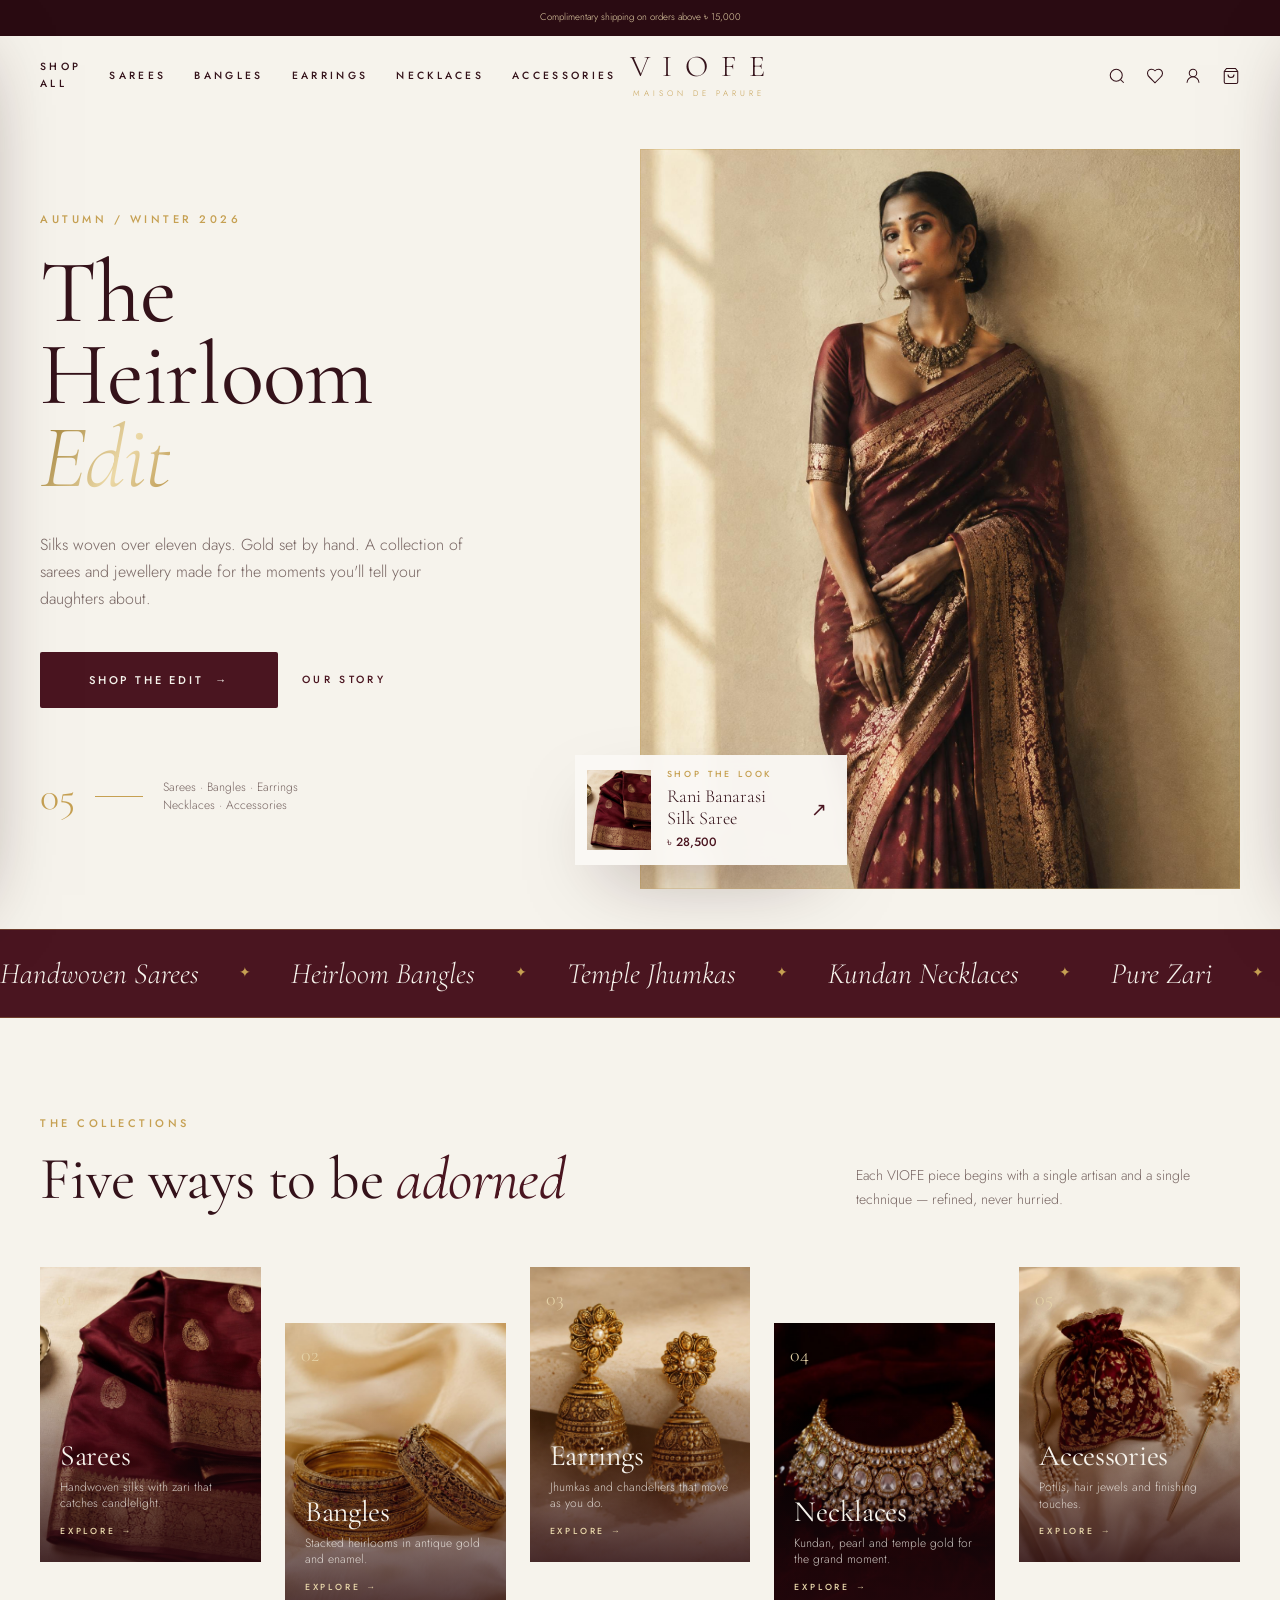
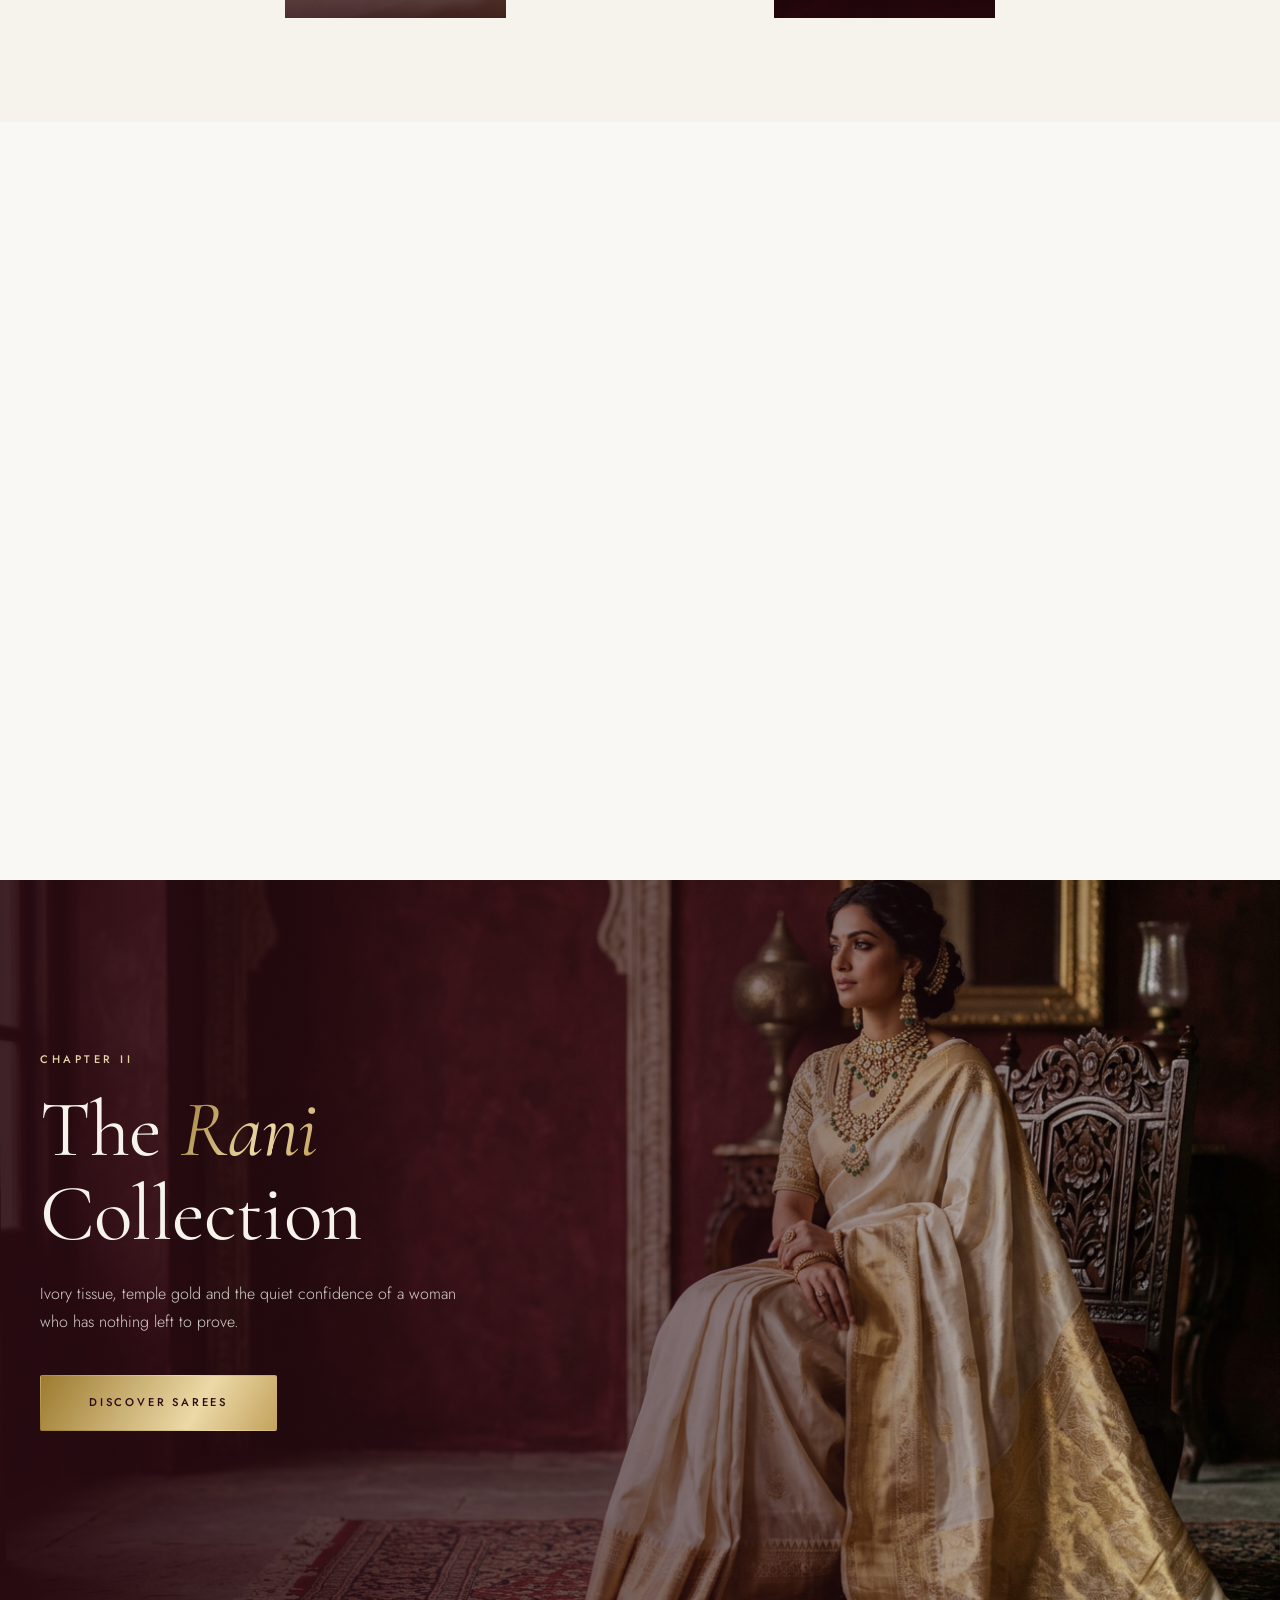
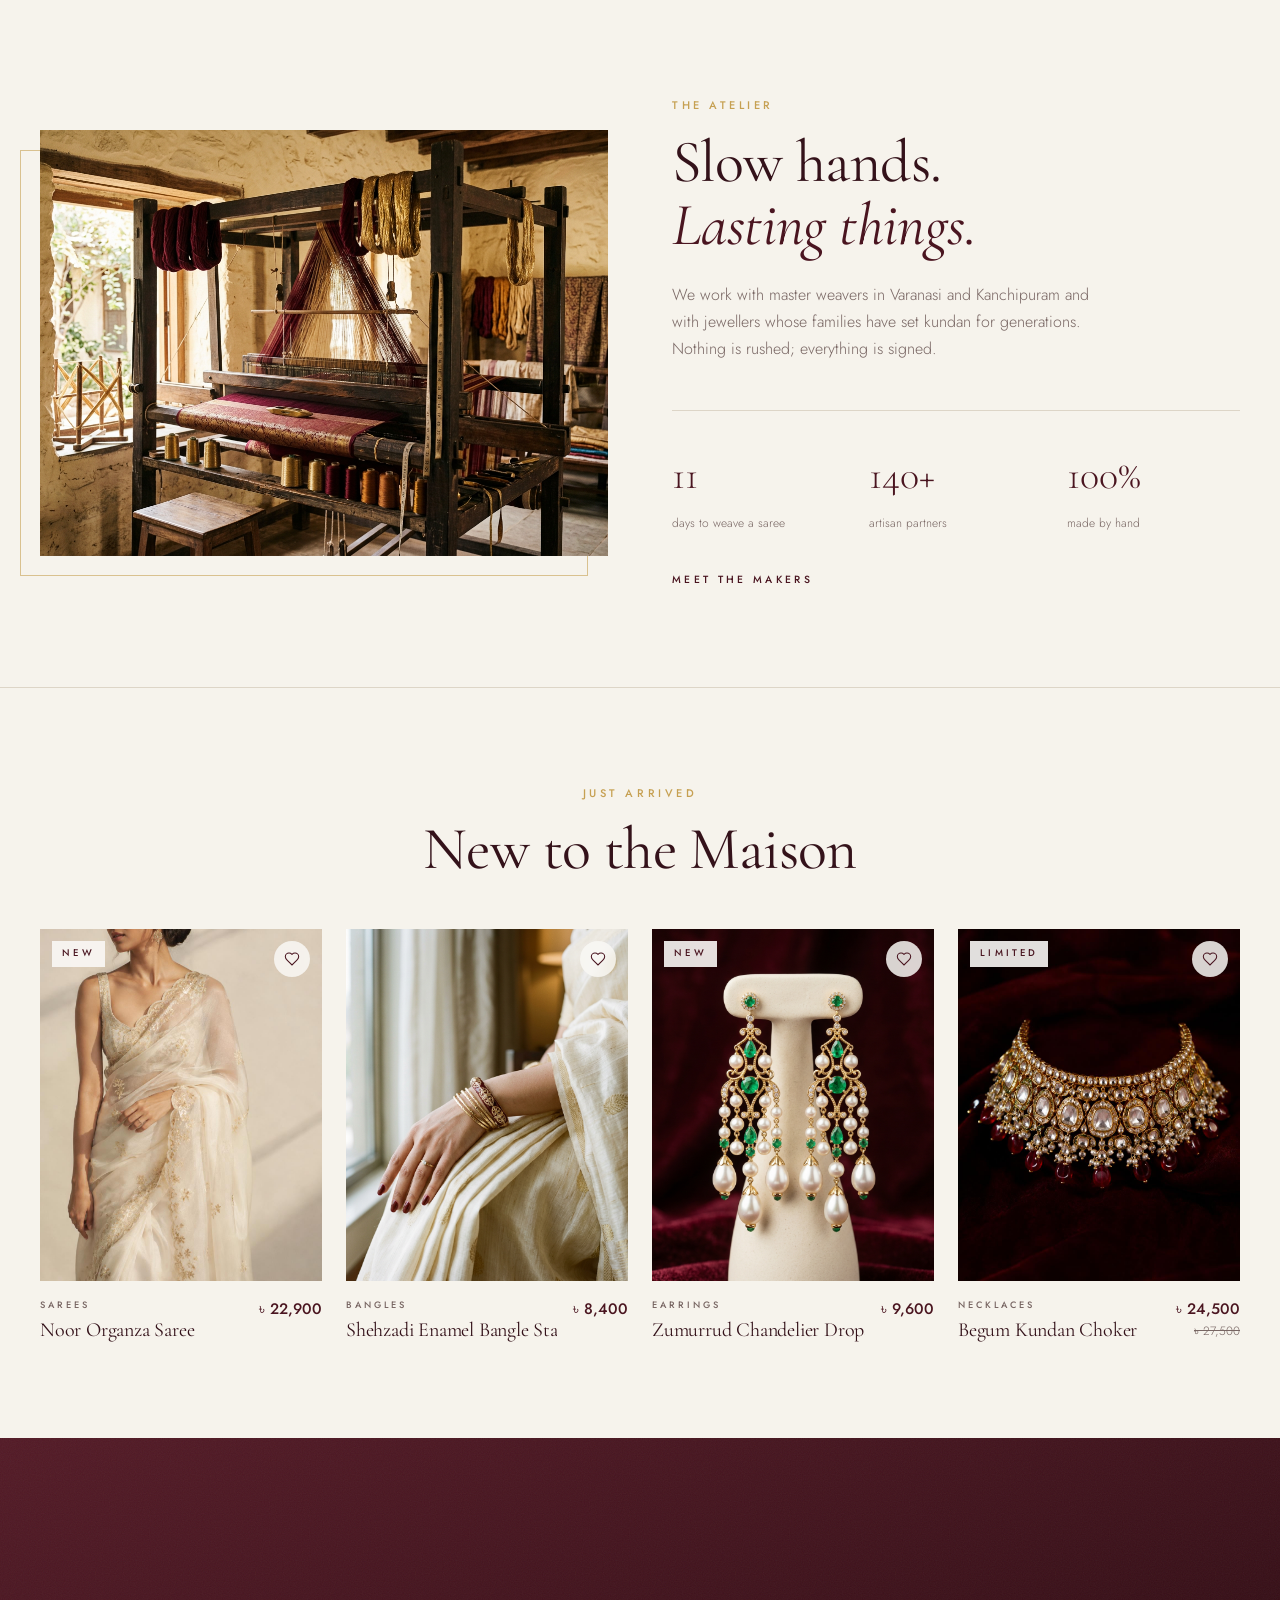
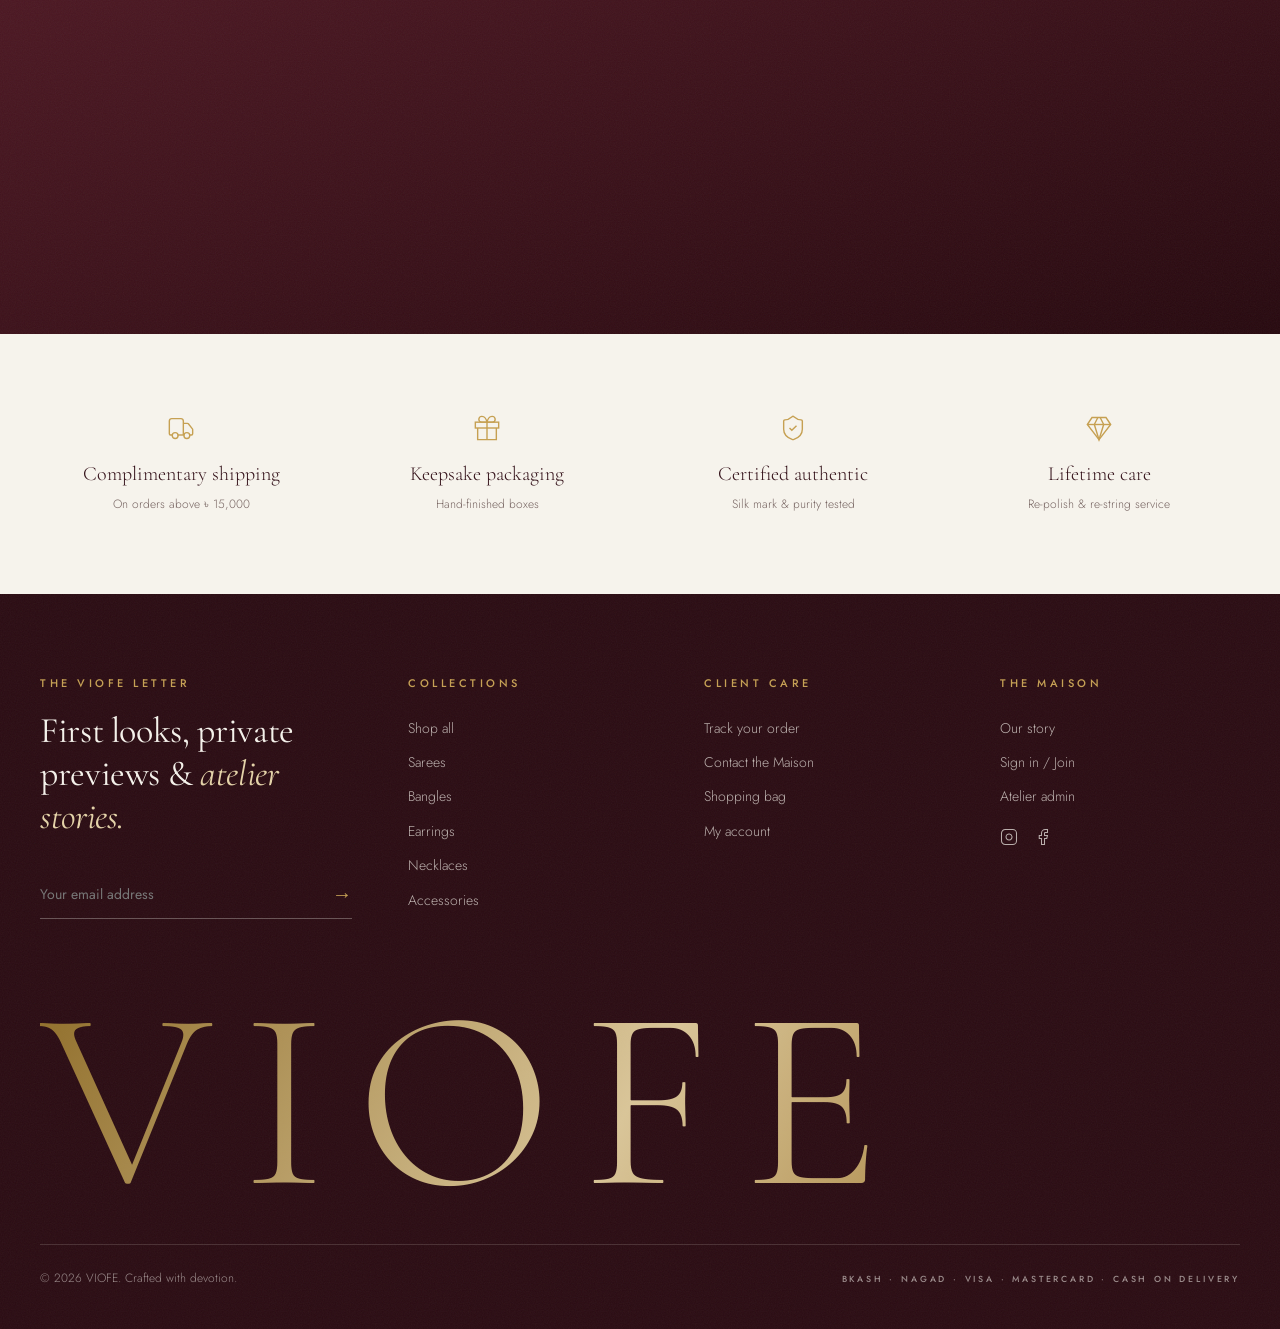
<file: index.html>
<!DOCTYPE html>
<html lang="en">

<head>
  <meta charset="UTF-8" />
  <meta name="viewport" content="width=device-width, initial-scale=1.0" />
  <title>VIOFE — Handwoven Sarees &amp; Heirloom Jewellery</title>
  <meta name="description"
    content="Discover The Heirloom Edit: Banarasi and Kanjeevaram sarees, kundan necklaces, temple jhumkas and antique gold bangles from VIOFE." />
    <link rel="icon" type="image/png" href="favicon.png?v=3" />
  <link rel="icon" href="favicon.ico?v=3" type="image/x-icon" />
  <link rel="apple-touch-icon" href="favicon.png?v=3" />
  <link rel="stylesheet" href="css/style.css" />
</head>

<body>

  <!-- Announcement Bar -->
  <div class="announcement-bar">
    <div class="announcement-item active">Complimentary shipping on orders above ৳ 15,000</div>
    <div class="announcement-item">Every piece arrives in a hand-finished keepsake box</div>
    <div class="announcement-item">The Heirloom Edit — Autumn / Winter 2026 is here</div>
  </div>

  <!-- Header -->
  <header class="site-header">
    <div class="max-w-7xl px-5 site-header-inner">
      <div style="display: flex; align-items: center; gap: 1.75rem;">
        <button class="btn-mobile-menu" aria-label="Open menu">
          <svg viewBox="0 0 24 24" width="22" height="22" stroke="currentColor" stroke-width="1.4" fill="none">
            <path d="M4 6h16M4 12h16M4 18h16" />
          </svg>
        </button>
        <nav class="nav-links">
          <a href="shop.html" class="eyebrow link-underline" style="font-size: 0.65rem;">Shop all</a>
          <a href="shop.html?category=sarees" class="eyebrow link-underline" style="font-size: 0.65rem;">Sarees</a>
          <a href="shop.html?category=bangles" class="eyebrow link-underline" style="font-size: 0.65rem;">Bangles</a>
          <a href="shop.html?category=earrings" class="eyebrow link-underline" style="font-size: 0.65rem;">Earrings</a>
          <a href="shop.html?category=necklaces" class="eyebrow link-underline"
            style="font-size: 0.65rem;">Necklaces</a>
          <a href="shop.html?category=accessories" class="eyebrow link-underline"
            style="font-size: 0.65rem;">Accessories</a>
        </nav>
      </div>

      <a href="index.html" class="logo" aria-label="VIOFE home">
        <span class="logo-title">VIOFE</span>
        <span class="logo-subtitle">Maison de Parure</span>
      </a>

      <div class="header-actions">
        <nav style="display: none; align-items: center; gap: 1.75rem;" class="nav-desktop-secondary">
          <a href="about.html" class="eyebrow link-underline" style="font-size: 0.65rem;">Maison</a>
          <a href="contact.html" class="eyebrow link-underline" style="font-size: 0.65rem;">Contact</a>
        </nav>
        <a href="shop.html" aria-label="Search">
          <svg viewBox="0 0 24 24" width="18" height="18" stroke="currentColor" stroke-width="1.4" fill="none">
            <circle cx="11" cy="11" r="8" />
            <path d="m21 21-4.3-4.3" />
          </svg>
        </a>
        <a href="account.html" aria-label="Wishlist" style="position: relative;">
          <svg viewBox="0 0 24 24" width="18" height="18" stroke="currentColor" stroke-width="1.4" fill="none">
            <path
              d="M19 14c1.49-1.46 3-3.21 3-5.5A5.5 5.5 0 0 0 16.5 3c-1.76 0-3 .5-4.5 2-1.5-1.5-2.74-2-4.5-2A5.5 5.5 0 0 0 2 8.5c0 2.3 1.5 4.05 3 5.5l7 7Z" />
          </svg>
          <span class="wishlist-dot" style="display: none;"></span>
        </a>
        <a href="account.html" aria-label="Account">
          <svg viewBox="0 0 24 24" width="18" height="18" stroke="currentColor" stroke-width="1.4" fill="none">
            <circle cx="12" cy="8" r="5" />
            <path d="M20 21a8 8 0 0 0-16 0" />
          </svg>
        </a>
        <button type="button" class="open-cart-btn" aria-label="Shopping Bag" style="position: relative;">
          <svg viewBox="0 0 24 24" width="18" height="18" stroke="currentColor" stroke-width="1.4" fill="none">
            <path d="M6 2 3 6v14a2 2 0 0 0 2 2h14a2 2 0 0 0 2-2V6l-3-4Z" />
            <path d="M3 6h18" />
            <path d="M16 10a4 4 0 0 1-8 0" />
          </svg>
          <span class="cart-count-badge badge-count" style="transform: scale(0);">0</span>
        </button>
      </div>
    </div>
  </header>

  <!-- Mobile Drawer -->
  <div class="drawer-backdrop" id="mobile-menu-backdrop"></div>
  <aside class="drawer drawer-left" id="mobile-menu-drawer">
    <div class="drawer-header">
      <span class="drawer-title" style="letter-spacing: 0.35em;">VIOFE</span>
      <button class="drawer-close mobile-menu-close" aria-label="Close menu">✕</button>
    </div>
    <div class="drawer-body" style="padding: 0;">
      <nav style="display: flex; flex-direction: column;">
        <a href="shop.html" class="mobile-menu-close"
          style="border-bottom: 1px solid var(--border); padding: 1.25rem 1.5rem; font-family: var(--font-display); font-size: 1.85rem;">Shop
          all</a>
        <a href="shop.html?category=sarees" class="mobile-menu-close"
          style="display: flex; justify-content: space-between; align-items: baseline; border-bottom: 1px solid var(--border); padding: 1.25rem 1.5rem; font-family: var(--font-display); font-size: 1.85rem;">
          <span>Sarees</span> <span class="eyebrow text-gold" style="font-size: 0.6rem;">01</span>
        </a>
        <a href="shop.html?category=bangles" class="mobile-menu-close"
          style="display: flex; justify-content: space-between; align-items: baseline; border-bottom: 1px solid var(--border); padding: 1.25rem 1.5rem; font-family: var(--font-display); font-size: 1.85rem;">
          <span>Bangles</span> <span class="eyebrow text-gold" style="font-size: 0.6rem;">02</span>
        </a>
        <a href="shop.html?category=earrings" class="mobile-menu-close"
          style="display: flex; justify-content: space-between; align-items: baseline; border-bottom: 1px solid var(--border); padding: 1.25rem 1.5rem; font-family: var(--font-display); font-size: 1.85rem;">
          <span>Earrings</span> <span class="eyebrow text-gold" style="font-size: 0.6rem;">03</span>
        </a>
        <a href="shop.html?category=necklaces" class="mobile-menu-close"
          style="display: flex; justify-content: space-between; align-items: baseline; border-bottom: 1px solid var(--border); padding: 1.25rem 1.5rem; font-family: var(--font-display); font-size: 1.85rem;">
          <span>Necklaces</span> <span class="eyebrow text-gold" style="font-size: 0.6rem;">04</span>
        </a>
        <a href="shop.html?category=accessories" class="mobile-menu-close"
          style="display: flex; justify-content: space-between; align-items: baseline; border-bottom: 1px solid var(--border); padding: 1.25rem 1.5rem; font-family: var(--font-display); font-size: 1.85rem;">
          <span>Accessories</span> <span class="eyebrow text-gold" style="font-size: 0.6rem;">05</span>
        </a>
      </nav>
      <div
        style="margin-top: 2rem; display: grid; grid-template-columns: 1fr 1fr; gap: 1rem; border-top: 1px solid var(--border); padding: 1.5rem; font-size: 0.875rem;">
        <a href="about.html" class="mobile-menu-close" style="color: var(--muted-foreground);">Our Maison</a>
        <a href="contact.html" class="mobile-menu-close" style="color: var(--muted-foreground);">Contact</a>
        <a href="track-order.html" class="mobile-menu-close" style="color: var(--muted-foreground);">Track order</a>
        <a href="account.html" class="mobile-menu-close" style="color: var(--muted-foreground);">Account</a>
        <a href="login.html" class="mobile-menu-close" style="color: var(--muted-foreground);">Sign in</a>
        <a href="admin.html" class="mobile-menu-close" style="color: var(--muted-foreground);">Admin</a>
      </div>
    </div>
  </aside>

  <!-- Cart Drawer -->
  <div class="drawer-backdrop" id="cart-drawer-backdrop"></div>
  <aside class="drawer drawer-right" id="cart-drawer">
    <div class="drawer-header" style="flex-direction: column; align-items: flex-start; gap: 0.35rem;">
      <div style="display: flex; justify-content: space-between; align-items: center; width: 100%;">
        <span class="drawer-title">Your Bag</span>
        <button class="drawer-close close-cart-btn" aria-label="Close bag">✕</button>
      </div>
      <p id="cart-shipping-desc" style="font-size: 0.75rem; color: var(--muted-foreground);">
        Nothing here yet.
      </p>
      <div class="shipping-progress" style="width: 100%;">
        <div class="shipping-progress-bar" id="cart-shipping-bar" style="width: 0%;"></div>
      </div>
    </div>
    <div class="drawer-body" id="cart-drawer-content"></div>
    <div class="drawer-footer" id="cart-drawer-footer" style="display: none;">
      <div style="display: flex; justify-content: space-between; align-items: center; margin-bottom: 1.25rem;">
        <span class="eyebrow" style="color: var(--muted-foreground);">Subtotal</span>
        <span style="font-family: var(--font-display); font-size: 1.75rem; color: var(--primary);"
          id="cart-drawer-subtotal">৳ 0</span>
      </div>
      <div style="display: grid; grid-template-columns: 1fr 1fr; gap: 0.75rem;">
        <a href="cart.html" class="btn btn-outline-luxe btn-lg" onclick="window.closeCartDrawer()">View bag</a>
        <a href="checkout.html" class="btn btn-luxe btn-lg" onclick="window.closeCartDrawer()">Checkout</a>
      </div>
    </div>
  </aside>

  <main>
    <!-- HERO -->
    <section style="position: relative; overflow: hidden;">
      <div class="max-w-7xl px-5 hero-grid">
        <div class="hero-left">
          <p class="eyebrow text-gold animate-fade-up">Autumn / Winter 2026</p>
          <h1 class="animate-fade-up"
            style="margin-top: 1.5rem; font-size: clamp(3.2rem, 7vw, 6.4rem); line-height: 0.92; animation-delay: 120ms;">
            The <br />
            Heirloom <br />
            <em style="font-weight: 300;" class="text-gold-gradient">Edit</em>
          </h1>
          <p class="animate-fade-up text-muted-foreground"
            style="margin-top: 2rem; max-width: 28rem; font-size: 1rem; line-height: 1.7; animation-delay: 240ms;">
            Silks woven over eleven days. Gold set by hand. A collection of sarees and jewellery made for the
            moments you'll tell your daughters about.
          </p>
          <div class="animate-fade-up"
            style="margin-top: 2.5rem; display: flex; flex-wrap: wrap; align-items: center; gap: 1.5rem; animation-delay: 360ms;">
            <a href="shop.html" class="btn btn-luxe btn-xl">
              Shop the edit &nbsp;&rarr;
            </a>
            <a href="about.html" class="eyebrow link-underline text-primary" style="font-size: 0.65rem;">
              Our story
            </a>
          </div>

          <div class="hero-badges animate-fade-up"
            style="margin-top: 3.5rem; display: flex; align-items: center; gap: 1.25rem; animation-delay: 480ms;">
            <span style="font-family: var(--font-display); font-size: 2.5rem; color: var(--gold);">05</span>
            <span style="height: 1px; width: 3rem; background-color: var(--gold);"></span>
            <p style="font-size: 0.75rem; line-height: 1.5; color: var(--muted-foreground);">
              Sarees &middot; Bangles &middot; Earrings<br />
              Necklaces &middot; Accessories
            </p>
          </div>
        </div>

        <div class="hero-right">
          <div class="hero-image-wrap">
            <img src="assets/hero.jpg" alt="Model wearing the Rani Banarasi silk saree with temple gold jewellery"
              class="animate-ken-burns" style="width: 100%; height: 100%; object-fit: cover; object-position: top;" />
            <div style="position: absolute; inset: 0; border: 1px solid rgba(198, 160, 82, 0.3); pointer-events: none;">
            </div>
          </div>

          <a href="product.html?slug=rani-banarasi-silk-saree" class="shadow-lift animate-fade-up"
            style="position: absolute; bottom: 1.5rem; left: 1rem; display: flex; max-width: 17rem; align-items: center; gap: 1rem; background: rgba(250, 248, 245, 0.95); padding: 0.75rem 1.25rem 0.75rem 0.75rem; backdrop-filter: blur(8px); text-decoration: none; animation-delay: 700ms;">
            <img src="assets/saree-maroon.jpg" alt="" style="width: 4rem; height: 5rem; object-fit: cover;" />
            <div>
              <p class="eyebrow text-gold" style="font-size: 0.55rem;">Shop the look</p>
              <p style="font-family: var(--font-display); font-size: 1.15rem; line-height: 1.2; margin-top: 0.25rem;">
                Rani Banarasi Silk Saree</p>
              <p style="font-size: 0.75rem; color: var(--primary); margin-top: 0.25rem; font-weight: 500;">&#2547;
                28,500</p>
            </div>
            <span style="margin-left: auto; color: var(--primary); font-size: 1.2rem;">&nearr;</span>
          </a>
        </div>
      </div>
    </section>

    <!-- MARQUEE -->
    <section aria-hidden="true"
      style="overflow: hidden; border-block: 1px solid rgba(198, 160, 82, 0.3); background-color: var(--primary); padding: 1.25rem 0; color: var(--primary-foreground);">
      <div style="display: flex; width: max-content;" class="animate-marquee">
        <span
          style="display: flex; align-items: center; gap: 2.5rem; padding-right: 2.5rem; font-family: var(--font-display); font-size: 1.85rem; font-style: italic;">
          Handwoven Sarees <span class="text-gold" style="font-style: normal; font-size: 0.875rem;">✦</span>
          Heirloom Bangles <span class="text-gold" style="font-style: normal; font-size: 0.875rem;">✦</span>
          Temple Jhumkas <span class="text-gold" style="font-style: normal; font-size: 0.875rem;">✦</span>
          Kundan Necklaces <span class="text-gold" style="font-style: normal; font-size: 0.875rem;">✦</span>
          Pure Zari <span class="text-gold" style="font-style: normal; font-size: 0.875rem;">✦</span>
          Made to be passed down <span class="text-gold" style="font-style: normal; font-size: 0.875rem;">✦</span>
          Handwoven Sarees <span class="text-gold" style="font-style: normal; font-size: 0.875rem;">✦</span>
          Heirloom Bangles <span class="text-gold" style="font-style: normal; font-size: 0.875rem;">✦</span>
          Temple Jhumkas <span class="text-gold" style="font-style: normal; font-size: 0.875rem;">✦</span>
          Kundan Necklaces <span class="text-gold" style="font-style: normal; font-size: 0.875rem;">✦</span>
          Pure Zari <span class="text-gold" style="font-style: normal; font-size: 0.875rem;">✦</span>
          Made to be passed down <span class="text-gold" style="font-style: normal; font-size: 0.875rem;">✦</span>
        </span>
      </div>
    </section>

    <!-- CATEGORIES -->
    <section class="max-w-7xl px-5 py-24">
      <div class="reveal collections-header">
        <div>
          <p class="eyebrow text-gold">The Collections</p>
          <h2 style="font-size: clamp(2.5rem, 5vw, 3.75rem); margin-top: 1rem;">
            Five ways to be <em class="text-primary">adorned</em>
          </h2>
        </div>
        <p class="text-muted-foreground" style="max-width: 24rem; font-size: 0.875rem; line-height: 1.7;">
          Each VIOFE piece begins with a single artisan and a single technique — refined, never hurried.
        </p>
      </div>

      <div class="categories-grid" id="home-categories-grid">
        <div class="reveal" style="transition-delay: 0ms;">
          <a href="shop.html?category=sarees" class="group"
            style="position: relative; display: block; aspect-ratio: 3/4; overflow: hidden; background: var(--muted); text-decoration: none;">
            <img src="assets/saree-maroon.jpg" alt="Sarees" loading="lazy"
              style="width: 100%; height: 100%; object-fit: cover; transition: transform 1.6s var(--ease-luxe);" />
            <div class="bg-veil" style="position: absolute; inset: 0;"></div>
            <span
              style="position: absolute; left: 1rem; top: 1rem; font-family: var(--font-display); font-size: 1.25rem; color: var(--gold-soft);">01</span>
            <div style="position: absolute; inset-inline: 1.25rem; bottom: 1.25rem; color: var(--primary-foreground);">
              <h3 style="font-family: var(--font-display); font-size: 1.85rem;">Sarees</h3>
              <p style="font-size: 0.75rem; color: rgba(246, 243, 236, 0.8); margin-top: 0.5rem; line-height: 1.4;">
                Handwoven silks with zari that catches candlelight.</p>
              <span class="eyebrow text-gold-soft"
                style="font-size: 0.55rem; margin-top: 0.75rem; display: inline-flex; align-items: center; gap: 0.5rem;">Explore
                &rarr;</span>
            </div>
          </a>
        </div>
        <div class="reveal" style="transition-delay: 120ms;">
          <a href="shop.html?category=bangles" class="group"
            style="position: relative; display: block; aspect-ratio: 3/4; overflow: hidden; background: var(--muted); text-decoration: none;">
            <img src="assets/bangles-gold.jpg" alt="Bangles" loading="lazy"
              style="width: 100%; height: 100%; object-fit: cover; transition: transform 1.6s var(--ease-luxe);" />
            <div class="bg-veil" style="position: absolute; inset: 0;"></div>
            <span
              style="position: absolute; left: 1rem; top: 1rem; font-family: var(--font-display); font-size: 1.25rem; color: var(--gold-soft);">02</span>
            <div style="position: absolute; inset-inline: 1.25rem; bottom: 1.25rem; color: var(--primary-foreground);">
              <h3 style="font-family: var(--font-display); font-size: 1.85rem;">Bangles</h3>
              <p style="font-size: 0.75rem; color: rgba(246, 243, 236, 0.8); margin-top: 0.5rem; line-height: 1.4;">
                Stacked heirlooms in antique gold and enamel.</p>
              <span class="eyebrow text-gold-soft"
                style="font-size: 0.55rem; margin-top: 0.75rem; display: inline-flex; align-items: center; gap: 0.5rem;">Explore
                &rarr;</span>
            </div>
          </a>
        </div>
        <div class="reveal" style="transition-delay: 240ms;">
          <a href="shop.html?category=earrings" class="group"
            style="position: relative; display: block; aspect-ratio: 3/4; overflow: hidden; background: var(--muted); text-decoration: none;">
            <img src="assets/earrings-jhumka.jpg" alt="Earrings" loading="lazy"
              style="width: 100%; height: 100%; object-fit: cover; transition: transform 1.6s var(--ease-luxe);" />
            <div class="bg-veil" style="position: absolute; inset: 0;"></div>
            <span
              style="position: absolute; left: 1rem; top: 1rem; font-family: var(--font-display); font-size: 1.25rem; color: var(--gold-soft);">03</span>
            <div style="position: absolute; inset-inline: 1.25rem; bottom: 1.25rem; color: var(--primary-foreground);">
              <h3 style="font-family: var(--font-display); font-size: 1.85rem;">Earrings</h3>
              <p style="font-size: 0.75rem; color: rgba(246, 243, 236, 0.8); margin-top: 0.5rem; line-height: 1.4;">
                Jhumkas and chandeliers that move as you do.</p>
              <span class="eyebrow text-gold-soft"
                style="font-size: 0.55rem; margin-top: 0.75rem; display: inline-flex; align-items: center; gap: 0.5rem;">Explore
                &rarr;</span>
            </div>
          </a>
        </div>
        <div class="reveal" style="transition-delay: 360ms;">
          <a href="shop.html?category=necklaces" class="group"
            style="position: relative; display: block; aspect-ratio: 3/4; overflow: hidden; background: var(--muted); text-decoration: none;">
            <img src="assets/necklace-kundan.jpg" alt="Necklaces" loading="lazy"
              style="width: 100%; height: 100%; object-fit: cover; transition: transform 1.6s var(--ease-luxe);" />
            <div class="bg-veil" style="position: absolute; inset: 0;"></div>
            <span
              style="position: absolute; left: 1rem; top: 1rem; font-family: var(--font-display); font-size: 1.25rem; color: var(--gold-soft);">04</span>
            <div style="position: absolute; inset-inline: 1.25rem; bottom: 1.25rem; color: var(--primary-foreground);">
              <h3 style="font-family: var(--font-display); font-size: 1.85rem;">Necklaces</h3>
              <p style="font-size: 0.75rem; color: rgba(246, 243, 236, 0.8); margin-top: 0.5rem; line-height: 1.4;">
                Kundan, pearl and temple gold for the grand moment.</p>
              <span class="eyebrow text-gold-soft"
                style="font-size: 0.55rem; margin-top: 0.75rem; display: inline-flex; align-items: center; gap: 0.5rem;">Explore
                &rarr;</span>
            </div>
          </a>
        </div>
        <div class="reveal" style="transition-delay: 480ms;">
          <a href="shop.html?category=accessories" class="group"
            style="position: relative; display: block; aspect-ratio: 3/4; overflow: hidden; background: var(--muted); text-decoration: none;">
            <img src="assets/accessories-potli.jpg" alt="Accessories" loading="lazy"
              style="width: 100%; height: 100%; object-fit: cover; transition: transform 1.6s var(--ease-luxe);" />
            <div class="bg-veil" style="position: absolute; inset: 0;"></div>
            <span
              style="position: absolute; left: 1rem; top: 1rem; font-family: var(--font-display); font-size: 1.25rem; color: var(--gold-soft);">05</span>
            <div style="position: absolute; inset-inline: 1.25rem; bottom: 1.25rem; color: var(--primary-foreground);">
              <h3 style="font-family: var(--font-display); font-size: 1.85rem;">Accessories</h3>
              <p style="font-size: 0.75rem; color: rgba(246, 243, 236, 0.8); margin-top: 0.5rem; line-height: 1.4;">
                Potlis, hair jewels and finishing touches.</p>
              <span class="eyebrow text-gold-soft"
                style="font-size: 0.55rem; margin-top: 0.75rem; display: inline-flex; align-items: center; gap: 0.5rem;">Explore
                &rarr;</span>
            </div>
          </a>
        </div>
      </div>
    </section>

    <!-- FEATURED -->
    <section class="bg-ivory py-24">
      <div class="max-w-7xl px-5">
        <div class="reveal"
          style="margin-bottom: 3.5rem; display: flex; align-items: flex-end; justify-content: space-between; gap: 1.5rem;">
          <div>
            <p class="eyebrow text-gold">Most coveted</p>
            <h2 style="font-size: clamp(2.5rem, 5vw, 3.75rem); margin-top: 1rem;">The Heirloom Edit</h2>
          </div>
          <a href="shop.html" class="eyebrow link-underline text-primary" style="font-size: 0.65rem;">
            View all pieces
          </a>
        </div>
        <div class="featured-grid" id="home-featured-grid">
          <!-- Rendered dynamically -->
        </div>
      </div>
    </section>

    <!-- EDITORIAL BANNER -->
    <section style="position: relative; overflow: hidden;">
      <img src="assets/editorial.jpg" alt="Model in ivory tissue silk saree with kundan jewellery" loading="lazy"
        style="position: absolute; inset: 0; z-index: -10; width: 100%; height: 100%; object-fit: cover; object-position: 70% center;" />
      <div
        style="position: absolute; inset: 0; z-index: -5; background: linear-gradient(to right, rgba(42, 11, 18, 0.9) 0%, rgba(42, 11, 18, 0.55) 60%, transparent 100%);">
      </div>
      <div class="max-w-7xl px-5 py-24" style="min-height: 80vh; display: flex; align-items: center;">
        <div class="reveal max-w-lg" style="max-width: 32rem; color: var(--primary-foreground);">
          <p class="eyebrow text-gold-soft">Chapter II</p>
          <h2 style="font-size: clamp(3.2rem, 7vw, 5rem); margin-top: 1.25rem;">
            The <em class="text-gold-gradient">Rani</em> Collection
          </h2>
          <p
            style="margin-top: 1.5rem; font-size: 1rem; line-height: 1.7; color: rgba(246, 243, 236, 0.85); max-width: 28rem;">
            Ivory tissue, temple gold and the quiet confidence of a woman who has nothing left to prove.
          </p>
          <a href="shop.html?category=sarees" class="btn btn-gold btn-xl" style="margin-top: 2.5rem;">
            Discover sarees
          </a>
        </div>
      </div>
    </section>

    <!-- ATELIER / CRAFT -->
    <section class="max-w-7xl px-5 py-24">
      <div style="display: grid; gap: 4rem; align-items: center;" class="lg:grid-cols-2">
        <div class="reveal" style="position: relative;">
          <div
            style="position: absolute; bottom: -1.25rem; left: -1.25rem; width: 100%; height: 100%; border: 1px solid rgba(198, 160, 82, 0.6);">
          </div>
          <img src="assets/atelier.jpg" alt="A handloom with maroon and gold silk threads in the VIOFE atelier"
            loading="lazy" style="position: relative; aspect-ratio: 4/3; width: 100%; object-fit: cover;" />
        </div>
        <div class="reveal" style="transition-delay: 150ms;">
          <p class="eyebrow text-gold">The Atelier</p>
          <h2 style="font-size: clamp(2.5rem, 5vw, 3.75rem); line-height: 1.05; margin-top: 1rem;">
            Slow hands. <br />
            <em class="text-primary">Lasting things.</em>
          </h2>
          <p class="text-muted-foreground" style="margin-top: 1.5rem; max-width: 28rem; line-height: 1.7;">
            We work with master weavers in Varanasi and Kanchipuram and with jewellers whose families have set kundan
            for generations. Nothing is rushed; everything is signed.
          </p>
          <dl
            style="margin-top: 3rem; display: grid; grid-template-columns: repeat(3, 1fr); gap: 1.5rem; border-top: 1px solid var(--border); padding-top: 2rem;">
            <div>
              <dt style="font-family: var(--font-display); font-size: 2.5rem; color: var(--primary);">11</dt>
              <dd style="font-size: 0.75rem; color: var(--muted-foreground); margin-top: 0.5rem; line-height: 1.4;">days
                to weave a saree</dd>
            </div>
            <div>
              <dt style="font-family: var(--font-display); font-size: 2.5rem; color: var(--primary);">140+</dt>
              <dd style="font-size: 0.75rem; color: var(--muted-foreground); margin-top: 0.5rem; line-height: 1.4;">
                artisan partners</dd>
            </div>
            <div>
              <dt style="font-family: var(--font-display); font-size: 2.5rem; color: var(--primary);">100%</dt>
              <dd style="font-size: 0.75rem; color: var(--muted-foreground); margin-top: 0.5rem; line-height: 1.4;">made
                by hand</dd>
            </div>
          </dl>
          <a href="about.html" class="eyebrow link-underline text-primary"
            style="margin-top: 2.5rem; display: inline-block; font-size: 0.65rem;">
            Meet the makers
          </a>
        </div>
      </div>
    </section>

    <!-- NEW ARRIVALS -->
    <section style="border-top: 1px solid var(--border);" class="py-24">
      <div class="max-w-7xl px-5">
        <div class="reveal" style="text-align: center; margin-bottom: 3rem;">
          <p class="eyebrow text-gold">Just arrived</p>
          <h2 style="font-size: clamp(2.5rem, 5vw, 3.75rem); margin-top: 1rem;">New to the Maison</h2>
        </div>
        <div class="arrivals-grid" id="home-arrivals-grid">
          <!-- Rendered dynamically -->
        </div>
      </div>
    </section>

    <!-- TESTIMONIAL -->
    <section class="bg-maroon-gradient grain"
      style="position: relative; overflow: hidden; padding: 6rem 1.25rem; color: var(--primary-foreground); text-align: center;">
      <div class="reveal max-w-4xl" style="margin-left: auto; margin-right: auto; position: relative;">
        <div style="display: flex; justify-content: center; gap: 0.35rem; color: var(--gold); font-size: 1.25rem;">
          ★★★★★
        </div>
        <blockquote
          style="font-family: var(--font-display); font-size: clamp(1.75rem, 3.5vw, 3rem); font-weight: 300; font-style: italic; line-height: 1.35; margin-top: 2rem;">
          “I wore the Rani to my sister's wedding and three aunties asked whose heirloom it was. It is mine now — and
          one day, my daughter's.”
        </blockquote>
        <p class="eyebrow text-gold-soft" style="margin-top: 2.5rem;">Tasnim R. — Dhaka</p>
      </div>
    </section>

    <!-- PROMISES -->
    <section class="max-w-7xl px-5 py-16 promises-grid">
      <div class="reveal"
        style="display: flex; flex-direction: column; align-items: center; text-align: center; padding: 1rem;">
        <svg viewBox="0 0 24 24" width="28" height="28" stroke="var(--gold)" stroke-width="1.2" fill="none">
          <path d="M14 18V6a2 2 0 0 0-2-2H4a2 2 0 0 0-2 2v11a1 1 0 0 0 1 1h2" />
          <path d="M15 18H9" />
          <path d="M19 18h2a1 1 0 0 0 1-1v-3.65a1 1 0 0 0-.22-.62l-3.48-4.35A1 1 0 0 0 17.52 8H14" />
          <circle cx="17" cy="18.5" r="2.5" />
          <circle cx="7" cy="18.5" r="2.5" />
        </svg>
        <p style="font-family: var(--font-display); font-size: 1.25rem; margin-top: 1rem;">Complimentary shipping</p>
        <p style="font-size: 0.75rem; color: var(--muted-foreground); margin-top: 0.25rem;">On orders above ৳ 15,000</p>
      </div>
      <div class="reveal"
        style="display: flex; flex-direction: column; align-items: center; text-align: center; padding: 1rem; transition-delay: 80ms;">
        <svg viewBox="0 0 24 24" width="28" height="28" stroke="var(--gold)" stroke-width="1.2" fill="none">
          <polyline points="20 12 20 22 4 22 4 12" />
          <rect width="20" height="5" x="2" y="7" />
          <line x1="12" x2="12" y1="22" y2="7" />
          <path d="M12 7H7.5a2.5 2.5 0 0 1 0-5C11 2 12 7 12 7z" />
          <path d="M12 7h4.5a2.5 2.5 0 0 0 0-5C13 2 12 7 12 7z" />
        </svg>
        <p style="font-family: var(--font-display); font-size: 1.25rem; margin-top: 1rem;">Keepsake packaging</p>
        <p style="font-size: 0.75rem; color: var(--muted-foreground); margin-top: 0.25rem;">Hand-finished boxes</p>
      </div>
      <div class="reveal"
        style="display: flex; flex-direction: column; align-items: center; text-align: center; padding: 1rem; transition-delay: 160ms;">
        <svg viewBox="0 0 24 24" width="28" height="28" stroke="var(--gold)" stroke-width="1.2" fill="none">
          <path
            d="M20 13c0 5-3.5 7.5-7.66 8.95a1 1 0 0 1-.67-.01C7.5 20.5 4 18 4 13V6a1 1 0 0 1 1-1c2 0 4.5-1.2 6.24-2.72a1.17 1.17 0 0 1 1.52 0C14.51 3.81 17 5 19 5a1 1 0 0 1 1 1z" />
          <path d="m9 12 2 2 4-4" />
        </svg>
        <p style="font-family: var(--font-display); font-size: 1.25rem; margin-top: 1rem;">Certified authentic</p>
        <p style="font-size: 0.75rem; color: var(--muted-foreground); margin-top: 0.25rem;">Silk mark &amp; purity
          tested</p>
      </div>
      <div class="reveal"
        style="display: flex; flex-direction: column; align-items: center; text-align: center; padding: 1rem; transition-delay: 240ms;">
        <svg viewBox="0 0 24 24" width="28" height="28" stroke="var(--gold)" stroke-width="1.2" fill="none">
          <path d="M6 3h12l4 6-10 13L2 9Z" />
          <path d="M11 3 8 9l4 13 4-13-3-6" />
          <path d="M2 9h20" />
        </svg>
        <p style="font-family: var(--font-display); font-size: 1.25rem; margin-top: 1rem;">Lifetime care</p>
        <p style="font-size: 0.75rem; color: var(--muted-foreground); margin-top: 0.25rem;">Re-polish &amp; re-string
          service</p>
      </div>
    </section>
  </main>

  <!-- Footer -->
  <footer class="site-footer grain">
    <div class="max-w-7xl px-5">
      <div class="footer-grid">
        <div>
          <p class="eyebrow text-gold">The VIOFE Letter</p>
          <h3 style="font-size: 2.25rem; margin-top: 1rem; line-height: 1.2;">
            First looks, private previews &amp; <em class="text-gold-soft">atelier stories.</em>
          </h3>
          <form id="footer-newsletter-form"
            style="margin-top: 2rem; display: flex; align-items: center; border-bottom: 1px solid rgba(246, 243, 236, 0.3); max-width: 24rem;">
            <input type="email" placeholder="Your email address" aria-label="Email address" required
              style="height: 3rem; flex: 1; background: transparent; border: none; font-size: 0.875rem; color: white; outline: none;" />
            <button type="submit" aria-label="Subscribe"
              style="background: none; border: none; color: var(--gold); cursor: pointer; font-size: 1.25rem;">
              →
            </button>
          </form>
        </div>

        <div>
          <p class="eyebrow text-gold">Collections</p>
          <ul
            style="list-style: none; margin-top: 1.5rem; display: flex; flex-direction: column; gap: 0.75rem; font-size: 0.875rem;">
            <li><a href="shop.html" class="link-underline" style="color: rgba(246, 243, 236, 0.7);">Shop all</a></li>
            <li><a href="shop.html?category=sarees" class="link-underline"
                style="color: rgba(246, 243, 236, 0.7);">Sarees</a></li>
            <li><a href="shop.html?category=bangles" class="link-underline"
                style="color: rgba(246, 243, 236, 0.7);">Bangles</a></li>
            <li><a href="shop.html?category=earrings" class="link-underline"
                style="color: rgba(246, 243, 236, 0.7);">Earrings</a></li>
            <li><a href="shop.html?category=necklaces" class="link-underline"
                style="color: rgba(246, 243, 236, 0.7);">Necklaces</a></li>
            <li><a href="shop.html?category=accessories" class="link-underline"
                style="color: rgba(246, 243, 236, 0.7);">Accessories</a></li>
          </ul>
        </div>

        <div>
          <p class="eyebrow text-gold">Client care</p>
          <ul
            style="list-style: none; margin-top: 1.5rem; display: flex; flex-direction: column; gap: 0.75rem; font-size: 0.875rem;">
            <li><a href="track-order.html" class="link-underline" style="color: rgba(246, 243, 236, 0.7);">Track your
                order</a></li>
            <li><a href="contact.html" class="link-underline" style="color: rgba(246, 243, 236, 0.7);">Contact the
                Maison</a></li>
            <li><a href="cart.html" class="link-underline" style="color: rgba(246, 243, 236, 0.7);">Shopping bag</a>
            </li>
            <li><a href="account.html" class="link-underline" style="color: rgba(246, 243, 236, 0.7);">My account</a>
            </li>
          </ul>
        </div>

        <div>
          <p class="eyebrow text-gold">The Maison</p>
          <ul
            style="list-style: none; margin-top: 1.5rem; display: flex; flex-direction: column; gap: 0.75rem; font-size: 0.875rem;">
            <li><a href="about.html" class="link-underline" style="color: rgba(246, 243, 236, 0.7);">Our story</a></li>
            <li><a href="login.html" class="link-underline" style="color: rgba(246, 243, 236, 0.7);">Sign in / Join</a>
            </li>
            <li><a href="admin.html" class="link-underline" style="color: rgba(246, 243, 236, 0.7);">Atelier admin</a>
            </li>
            <li style="display: flex; gap: 1rem; padding-top: 0.5rem;">
              <a href="https://instagram.com" target="_blank" rel="noreferrer" aria-label="Instagram"
                style="color: rgba(246, 243, 236, 0.7);">
                <svg viewBox="0 0 24 24" width="18" height="18" stroke="currentColor" stroke-width="1.4" fill="none">
                  <rect width="20" height="20" x="2" y="2" rx="5" ry="5" />
                  <path d="M16 11.37A4 4 0 1 1 12.63 8 4 4 0 0 1 16 11.37z" />
                  <line x1="17.5" x2="17.51" y1="6.5" y2="6.5" />
                </svg>
              </a>
              <a href="https://facebook.com" target="_blank" rel="noreferrer" aria-label="Facebook"
                style="color: rgba(246, 243, 236, 0.7);">
                <svg viewBox="0 0 24 24" width="18" height="18" stroke="currentColor" stroke-width="1.4" fill="none">
                  <path d="M18 2h-3a5 5 0 0 0-5 5v3H7v4h3v8h4v-8h3l1-4h-4V7a1 1 0 0 1 1-1h3z" />
                </svg>
              </a>
            </li>
          </ul>
        </div>
      </div>

      <p aria-hidden="true" class="footer-giant-title text-gold-gradient">
        VIOFE
      </p>

      <div
        style="margin-top: 2.5rem; display: flex; flex-direction: column; justify-content: space-between; align-items: center; gap: 1rem; border-top: 1px solid rgba(246, 243, 236, 0.15); padding-top: 1.5rem; font-size: 0.75rem; color: rgba(246, 243, 236, 0.55);"
        class="md:flex-row">
        <p>© 2026 VIOFE. Crafted with devotion.</p>
        <p class="eyebrow" style="font-size: 0.55rem;">bKash · Nagad · Visa · Mastercard · Cash on delivery</p>
      </div>
    </div>
  </footer>

  <script src="js/viofe.js"></script>
  <script>
    (function () {
      const V = window.VIOFE;
      if (!V) return;

      const featured = V.products.filter(p => p.badge === 'Bestseller' || p.badge === 'Limited').slice(0, 4);
      const featuredGrid = document.getElementById('home-featured-grid');
      if (featuredGrid) {
        featuredGrid.innerHTML = featured.map((p, i) => `
          <div class="reveal" style="transition-delay: ${i * 100}ms;">
            ${V.renderProductCard(p, i < 2)}
          </div>
        `).join('');
      }

      const arrivals = V.products.filter(p => !featured.includes(p)).slice(0, 4);
      const arrivalsGrid = document.getElementById('home-arrivals-grid');
      if (arrivalsGrid) {
        arrivalsGrid.innerHTML = arrivals.map((p, i) => `
          <div class="reveal" style="transition-delay: ${i * 100}ms;">
            ${V.renderProductCard(p)}
          </div>
        `).join('');
      }

      V.bindCardEvents();
    })();
  </script>
</body>

</html>
</file>
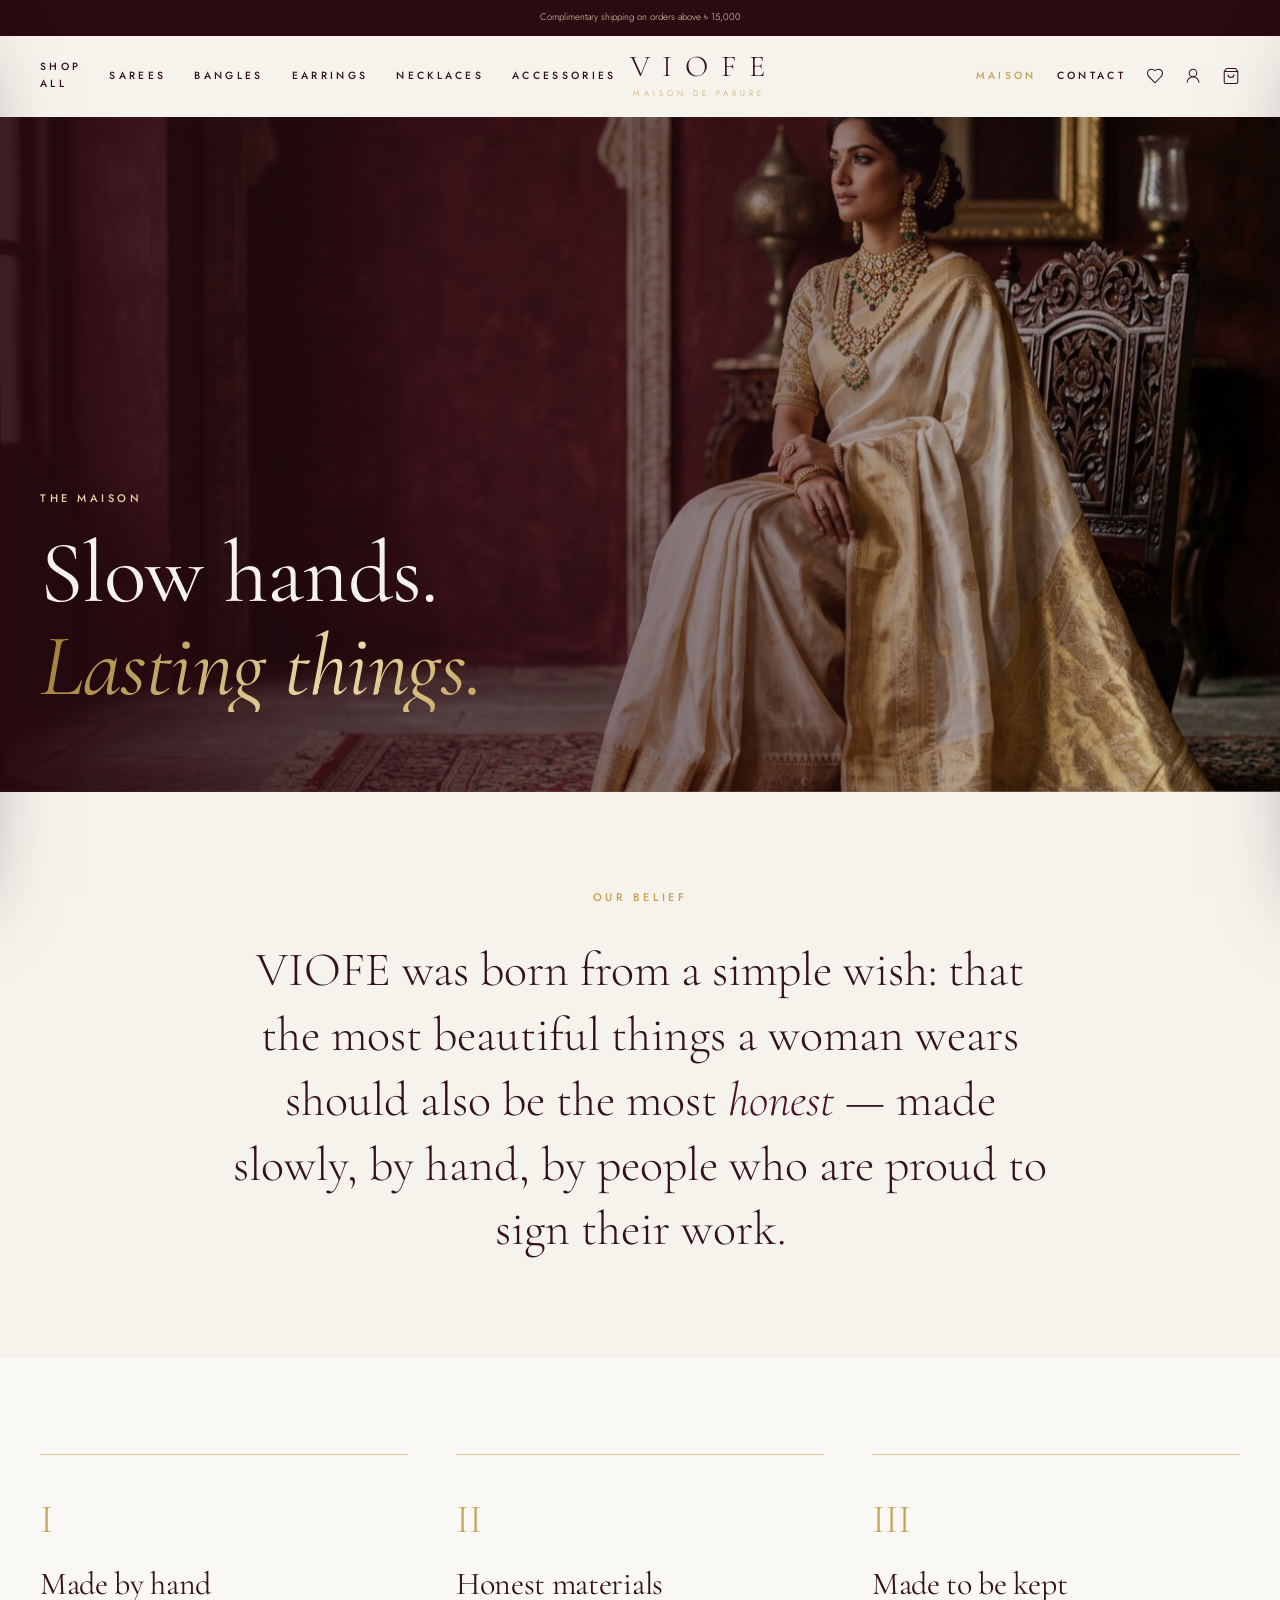
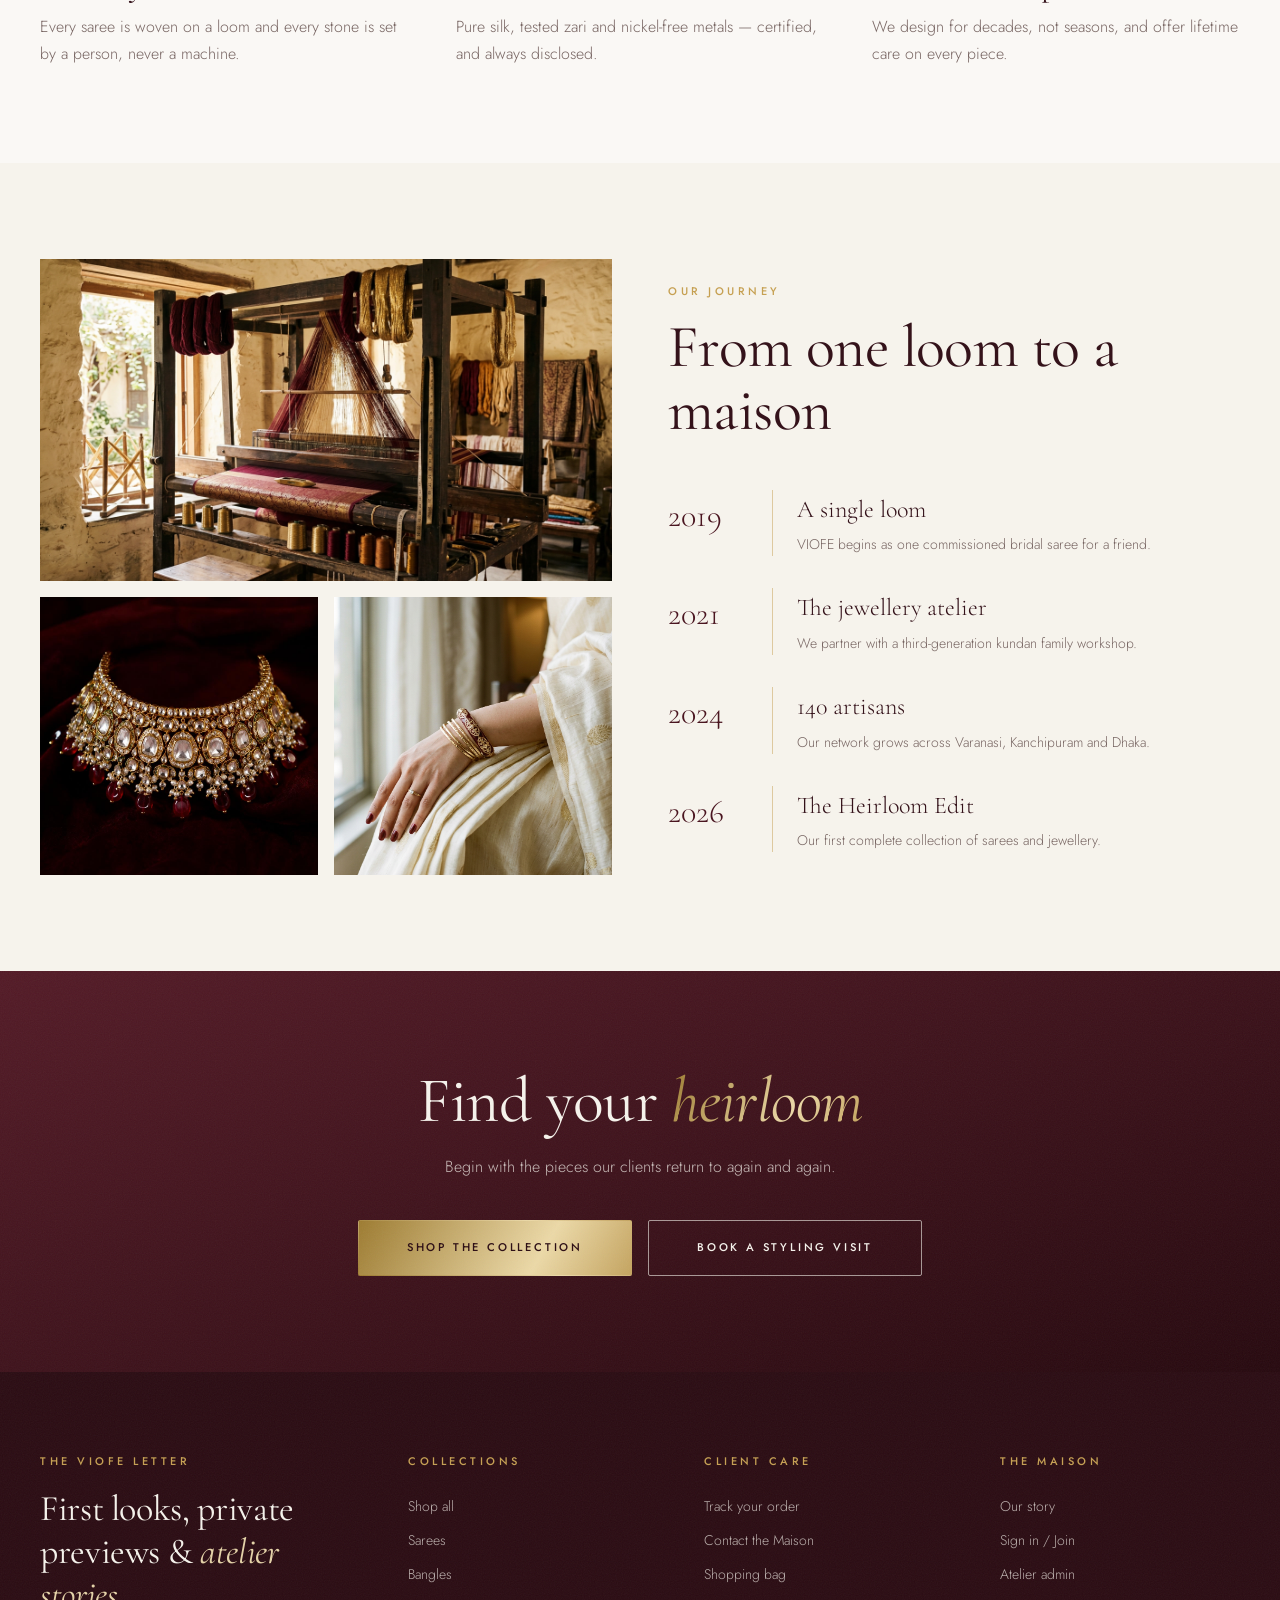
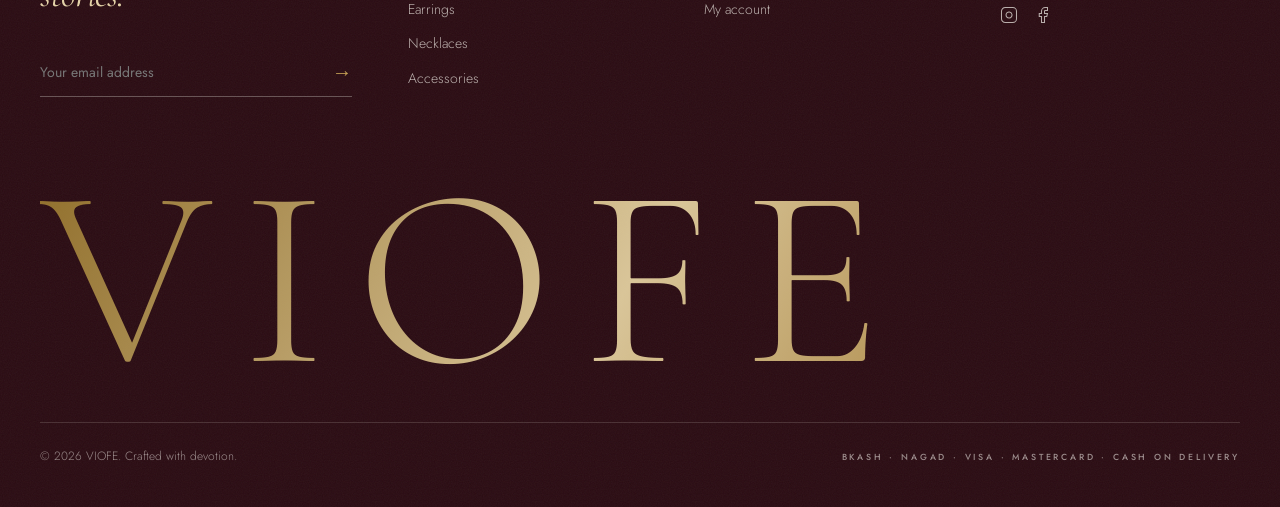
<file: about.html>
<!DOCTYPE html>
<html lang="en">
<head>
  <meta charset="UTF-8" />
  <meta name="viewport" content="width=device-width, initial-scale=1.0" />
  <title>Our Story — The VIOFE Maison</title>
  <meta name="description" content="VIOFE brings master weavers and heritage jewellers together to make sarees and jewellery meant to be passed down." />
    <link rel="icon" type="image/png" href="favicon.png?v=3" />
  <link rel="icon" href="favicon.ico?v=3" type="image/x-icon" />
  <link rel="apple-touch-icon" href="favicon.png?v=3" />
  <link rel="stylesheet" href="css/style.css" />
</head>
<body>

  <!-- Announcement Bar -->
  <div class="announcement-bar">
    <div class="announcement-item active">Complimentary shipping on orders above ৳ 15,000</div>
    <div class="announcement-item">Every piece arrives in a hand-finished keepsake box</div>
    <div class="announcement-item">The Heirloom Edit — Autumn / Winter 2026 is here</div>
  </div>

  <!-- Header -->
  <header class="site-header">
    <div class="max-w-7xl px-5 site-header-inner">
      <div style="display: flex; align-items: center; gap: 1.75rem;">
        <button class="btn-mobile-menu" aria-label="Open menu">
          <svg viewBox="0 0 24 24" width="22" height="22" stroke="currentColor" stroke-width="1.4" fill="none"><path d="M4 6h16M4 12h16M4 18h16"/></svg>
        </button>
        <nav class="nav-links">
          <a href="shop.html" class="eyebrow link-underline" style="font-size: 0.65rem;">Shop all</a>
          <a href="shop.html?category=sarees" class="eyebrow link-underline" style="font-size: 0.65rem;">Sarees</a>
          <a href="shop.html?category=bangles" class="eyebrow link-underline" style="font-size: 0.65rem;">Bangles</a>
          <a href="shop.html?category=earrings" class="eyebrow link-underline" style="font-size: 0.65rem;">Earrings</a>
          <a href="shop.html?category=necklaces" class="eyebrow link-underline" style="font-size: 0.65rem;">Necklaces</a>
          <a href="shop.html?category=accessories" class="eyebrow link-underline" style="font-size: 0.65rem;">Accessories</a>
        </nav>
      </div>

      <a href="index.html" class="logo" aria-label="VIOFE home">
        <span class="logo-title">VIOFE</span>
        <span class="logo-subtitle">Maison de Parure</span>
      </a>

      <div class="header-actions">
        <a href="about.html" class="eyebrow link-underline" style="font-size: 0.65rem; color: var(--gold);" id="hdr-maison">Maison</a>
        <a href="contact.html" class="eyebrow link-underline" style="font-size: 0.65rem;" id="hdr-contact">Contact</a>
        <a href="account.html" aria-label="Wishlist" style="position: relative;">
          <svg viewBox="0 0 24 24" width="18" height="18" stroke="currentColor" stroke-width="1.4" fill="none"><path d="M19 14c1.49-1.46 3-3.21 3-5.5A5.5 5.5 0 0 0 16.5 3c-1.76 0-3 .5-4.5 2-1.5-1.5-2.74-2-4.5-2A5.5 5.5 0 0 0 2 8.5c0 2.3 1.5 4.05 3 5.5l7 7Z"/></svg>
          <span class="wishlist-dot" style="display: none;"></span>
        </a>
        <a href="account.html" aria-label="Account">
          <svg viewBox="0 0 24 24" width="18" height="18" stroke="currentColor" stroke-width="1.4" fill="none"><circle cx="12" cy="8" r="5"/><path d="M20 21a8 8 0 0 0-16 0"/></svg>
        </a>
        <button type="button" class="open-cart-btn" aria-label="Shopping Bag" style="position: relative;">
          <svg viewBox="0 0 24 24" width="18" height="18" stroke="currentColor" stroke-width="1.4" fill="none"><path d="M6 2 3 6v14a2 2 0 0 0 2 2h14a2 2 0 0 0 2-2V6l-3-4Z"/><path d="M3 6h18"/><path d="M16 10a4 4 0 0 1-8 0"/></svg>
          <span class="cart-count-badge badge-count" style="transform: scale(0);">0</span>
        </button>
      </div>
    </div>
  </header>

  <!-- Mobile Drawer -->
  <div class="drawer-backdrop" id="mobile-menu-backdrop"></div>
  <aside class="drawer drawer-left" id="mobile-menu-drawer">
    <div class="drawer-header">
      <span class="drawer-title" style="letter-spacing: 0.35em;">VIOFE</span>
      <button class="drawer-close mobile-menu-close" aria-label="Close menu">✕</button>
    </div>
    <div class="drawer-body" style="padding: 0;">
      <nav style="display: flex; flex-direction: column;">
        <a href="shop.html" class="mobile-menu-close" style="border-bottom: 1px solid var(--border); padding: 1.25rem 1.5rem; font-family: var(--font-display); font-size: 1.85rem;">Shop all</a>
        <a href="shop.html?category=sarees" class="mobile-menu-close" style="display: flex; justify-content: space-between; align-items: baseline; border-bottom: 1px solid var(--border); padding: 1.25rem 1.5rem; font-family: var(--font-display); font-size: 1.85rem;">
          <span>Sarees</span> <span class="eyebrow text-gold" style="font-size: 0.6rem;">01</span>
        </a>
        <a href="shop.html?category=bangles" class="mobile-menu-close" style="display: flex; justify-content: space-between; align-items: baseline; border-bottom: 1px solid var(--border); padding: 1.25rem 1.5rem; font-family: var(--font-display); font-size: 1.85rem;">
          <span>Bangles</span> <span class="eyebrow text-gold" style="font-size: 0.6rem;">02</span>
        </a>
        <a href="shop.html?category=earrings" class="mobile-menu-close" style="display: flex; justify-content: space-between; align-items: baseline; border-bottom: 1px solid var(--border); padding: 1.25rem 1.5rem; font-family: var(--font-display); font-size: 1.85rem;">
          <span>Earrings</span> <span class="eyebrow text-gold" style="font-size: 0.6rem;">03</span>
        </a>
        <a href="shop.html?category=necklaces" class="mobile-menu-close" style="display: flex; justify-content: space-between; align-items: baseline; border-bottom: 1px solid var(--border); padding: 1.25rem 1.5rem; font-family: var(--font-display); font-size: 1.85rem;">
          <span>Necklaces</span> <span class="eyebrow text-gold" style="font-size: 0.6rem;">04</span>
        </a>
        <a href="shop.html?category=accessories" class="mobile-menu-close" style="display: flex; justify-content: space-between; align-items: baseline; border-bottom: 1px solid var(--border); padding: 1.25rem 1.5rem; font-family: var(--font-display); font-size: 1.85rem;">
          <span>Accessories</span> <span class="eyebrow text-gold" style="font-size: 0.6rem;">05</span>
        </a>
      </nav>
      <div style="margin-top: 2rem; display: grid; grid-template-columns: 1fr 1fr; gap: 1rem; border-top: 1px solid var(--border); padding: 1.5rem; font-size: 0.875rem;">
        <a href="about.html" class="mobile-menu-close" style="color: var(--muted-foreground);">Our Maison</a>
        <a href="contact.html" class="mobile-menu-close" style="color: var(--muted-foreground);">Contact</a>
        <a href="track-order.html" class="mobile-menu-close" style="color: var(--muted-foreground);">Track order</a>
        <a href="account.html" class="mobile-menu-close" style="color: var(--muted-foreground);">Account</a>
        <a href="login.html" class="mobile-menu-close" style="color: var(--muted-foreground);">Sign in</a>
        <a href="admin.html" class="mobile-menu-close" style="color: var(--muted-foreground);">Admin</a>
      </div>
    </div>
  </aside>

  <!-- Cart Drawer -->
  <div class="drawer-backdrop" id="cart-drawer-backdrop"></div>
  <aside class="drawer drawer-right" id="cart-drawer">
    <div class="drawer-header" style="flex-direction: column; align-items: flex-start; gap: 0.35rem;">
      <div style="display: flex; justify-content: space-between; align-items: center; width: 100%;">
        <span class="drawer-title">Your Bag</span>
        <button class="drawer-close close-cart-btn" aria-label="Close bag">✕</button>
      </div>
      <p id="cart-shipping-desc" style="font-size: 0.75rem; color: var(--muted-foreground);">Nothing here yet.</p>
      <div class="shipping-progress" style="width: 100%;">
        <div class="shipping-progress-bar" id="cart-shipping-bar" style="width: 0%;"></div>
      </div>
    </div>
    <div class="drawer-body" id="cart-drawer-content"></div>
    <div class="drawer-footer" id="cart-drawer-footer" style="display: none;">
      <div style="display: flex; justify-content: space-between; align-items: center; margin-bottom: 1.25rem;">
        <span class="eyebrow" style="color: var(--muted-foreground);">Subtotal</span>
        <span style="font-family: var(--font-display); font-size: 1.75rem; color: var(--primary);" id="cart-drawer-subtotal">৳ 0</span>
      </div>
      <div style="display: grid; grid-template-columns: 1fr 1fr; gap: 0.75rem;">
        <a href="cart.html" class="btn btn-outline-luxe btn-lg" onclick="window.closeCartDrawer()">View bag</a>
        <a href="checkout.html" class="btn btn-luxe btn-lg" onclick="window.closeCartDrawer()">Checkout</a>
      </div>
    </div>
  </aside>

  <main>
    <!-- HERO -->
    <section style="position: relative; overflow: hidden;">
      <img
        src="assets/editorial.jpg"
        alt="VIOFE ivory saree editorial"
        class="animate-ken-burns"
        style="position: absolute; inset: 0; z-index: -10; width: 100%; height: 100%; object-fit: cover; object-position: 70% center;"
      />
      <div style="position: absolute; inset: 0; z-index: -5; background: linear-gradient(to right, rgba(42, 11, 18, 0.9) 0%, rgba(42, 11, 18, 0.5) 60%, transparent 100%);"></div>
      <div class="max-w-7xl px-5" style="min-height: 75vh; display: flex; align-items: flex-end; padding-bottom: 5rem;">
        <div style="max-width: 42rem; color: var(--primary-foreground);">
          <p class="eyebrow text-gold-soft animate-fade-up">The Maison</p>
          <h1 class="animate-fade-up" style="font-size: clamp(3.2rem, 7vw, 5.5rem); margin-top: 1.25rem; animation-delay: 120ms;">
            Slow hands. <br /><em class="text-gold-gradient">Lasting things.</em>
          </h1>
        </div>
      </div>
    </section>

    <!-- BELIEF -->
    <section class="max-w-4xl px-5 py-24 md:py-32" style="text-align: center;">
      <div class="reveal">
        <p class="eyebrow text-gold">Our belief</p>
        <p style="font-family: var(--font-display); font-size: clamp(1.85rem, 4vw, 3rem); font-weight: 300; line-height: 1.35; margin-top: 2rem;">
          VIOFE was born from a simple wish: that the most beautiful things a woman wears should also be the most
          <em class="text-primary"> honest</em> — made slowly, by hand, by people who are proud to sign their work.
        </p>
      </div>
    </section>

    <!-- PILLARS -->
    <section class="bg-ivory py-24">
      <div class="max-w-7xl px-5 grid md:grid-cols-3 gap-12">
        <div class="reveal" style="border-top: 1px solid rgba(198, 160, 82, 0.6); padding-top: 2rem;">
          <span style="font-family: var(--font-display); font-size: 2.5rem; color: var(--gold);">I</span>
          <h3 style="font-size: 2rem; margin-top: 1rem;">Made by hand</h3>
          <p class="text-muted-foreground" style="margin-top: 0.75rem; line-height: 1.7;">
            Every saree is woven on a loom and every stone is set by a person, never a machine.
          </p>
        </div>
        <div class="reveal" style="border-top: 1px solid rgba(198, 160, 82, 0.6); padding-top: 2rem; transition-delay: 120ms;">
          <span style="font-family: var(--font-display); font-size: 2.5rem; color: var(--gold);">II</span>
          <h3 style="font-size: 2rem; margin-top: 1rem;">Honest materials</h3>
          <p class="text-muted-foreground" style="margin-top: 0.75rem; line-height: 1.7;">
            Pure silk, tested zari and nickel-free metals — certified, and always disclosed.
          </p>
        </div>
        <div class="reveal" style="border-top: 1px solid rgba(198, 160, 82, 0.6); padding-top: 2rem; transition-delay: 240ms;">
          <span style="font-family: var(--font-display); font-size: 2.5rem; color: var(--gold);">III</span>
          <h3 style="font-size: 2rem; margin-top: 1rem;">Made to be kept</h3>
          <p class="text-muted-foreground" style="margin-top: 0.75rem; line-height: 1.7;">
            We design for decades, not seasons, and offer lifetime care on every piece.
          </p>
        </div>
      </div>
    </section>

    <!-- TIMELINE & ATELIER -->
    <section class="max-w-7xl px-5 py-24 md:py-32">
      <div style="display: grid; gap: 3.5rem; align-items: center;" class="lg:grid-cols-2">
        <div class="reveal" style="display: grid; grid-template-columns: 1fr 1fr; gap: 1rem;">
          <img src="assets/atelier.jpg" alt="The VIOFE weaving atelier" loading="lazy" style="grid-column: 1 / -1; aspect-ratio: 16/9; width: 100%; object-fit: cover;" />
          <img src="assets/necklace-kundan.jpg" alt="Kundan choker" loading="lazy" style="aspect-ratio: 1/1; width: 100%; object-fit: cover;" />
          <img src="assets/bangles-enamel.jpg" alt="Enamel bangles" loading="lazy" style="aspect-ratio: 1/1; width: 100%; object-fit: cover;" />
        </div>

        <div class="reveal" style="transition-delay: 150ms;">
          <p class="eyebrow text-gold">Our journey</p>
          <h2 style="font-size: clamp(2.5rem, 5vw, 3.75rem); margin-top: 1rem;">From one loom to a maison</h2>
          <ol style="list-style: none; margin-top: 3rem; display: flex; flex-direction: column; gap: 2rem;">
            <li style="display: grid; grid-template-columns: 5rem 1fr; gap: 1.5rem;">
              <span style="font-family: var(--font-display); font-size: 2rem; color: var(--primary);">2019</span>
              <div style="border-left: 1px solid rgba(198, 160, 82, 0.5); padding-left: 1.5rem;">
                <p style="font-family: var(--font-display); font-size: 1.5rem;">A single loom</p>
                <p class="text-muted-foreground" style="font-size: 0.875rem; margin-top: 0.25rem;">VIOFE begins as one commissioned bridal saree for a friend.</p>
              </div>
            </li>
            <li style="display: grid; grid-template-columns: 5rem 1fr; gap: 1.5rem;">
              <span style="font-family: var(--font-display); font-size: 2rem; color: var(--primary);">2021</span>
              <div style="border-left: 1px solid rgba(198, 160, 82, 0.5); padding-left: 1.5rem;">
                <p style="font-family: var(--font-display); font-size: 1.5rem;">The jewellery atelier</p>
                <p class="text-muted-foreground" style="font-size: 0.875rem; margin-top: 0.25rem;">We partner with a third-generation kundan family workshop.</p>
              </div>
            </li>
            <li style="display: grid; grid-template-columns: 5rem 1fr; gap: 1.5rem;">
              <span style="font-family: var(--font-display); font-size: 2rem; color: var(--primary);">2024</span>
              <div style="border-left: 1px solid rgba(198, 160, 82, 0.5); padding-left: 1.5rem;">
                <p style="font-family: var(--font-display); font-size: 1.5rem;">140 artisans</p>
                <p class="text-muted-foreground" style="font-size: 0.875rem; margin-top: 0.25rem;">Our network grows across Varanasi, Kanchipuram and Dhaka.</p>
              </div>
            </li>
            <li style="display: grid; grid-template-columns: 5rem 1fr; gap: 1.5rem;">
              <span style="font-family: var(--font-display); font-size: 2rem; color: var(--primary);">2026</span>
              <div style="border-left: 1px solid rgba(198, 160, 82, 0.5); padding-left: 1.5rem;">
                <p style="font-family: var(--font-display); font-size: 1.5rem;">The Heirloom Edit</p>
                <p class="text-muted-foreground" style="font-size: 0.875rem; margin-top: 0.25rem;">Our first complete collection of sarees and jewellery.</p>
              </div>
            </li>
          </ol>
        </div>
      </div>
    </section>

    <!-- CTA BANNER -->
    <section class="bg-maroon-gradient grain" style="padding: 6rem 1.25rem; text-align: center; color: var(--primary-foreground);">
      <div class="reveal max-w-2xl" style="margin-inline: auto;">
        <h2 style="font-size: clamp(2.5rem, 5vw, 4rem);">Find your <em class="text-gold-gradient">heirloom</em></h2>
        <p style="margin-top: 1.25rem; color: rgba(246, 243, 236, 0.75);">
          Begin with the pieces our clients return to again and again.
        </p>
        <div style="margin-top: 2.5rem; display: flex; flex-wrap: wrap; justify-content: center; gap: 1rem;">
          <a href="shop.html" class="btn btn-gold btn-xl">Shop the collection</a>
          <a href="contact.html" class="btn btn-outline-cream btn-xl">Book a styling visit</a>
        </div>
      </div>
    </section>
  </main>

  <!-- Footer -->
  <footer class="site-footer grain">
    <div class="max-w-7xl px-5">
      <div class="footer-grid">
        <div>
          <p class="eyebrow text-gold">The VIOFE Letter</p>
          <h3 style="font-size: 2.25rem; margin-top: 1rem; line-height: 1.2;">
            First looks, private previews &amp; <em class="text-gold-soft">atelier stories.</em>
          </h3>
          <form id="footer-newsletter-form" style="margin-top: 2rem; display: flex; align-items: center; border-bottom: 1px solid rgba(246, 243, 236, 0.3); max-width: 24rem;">
            <input type="email" placeholder="Your email address" aria-label="Email address" required style="height: 3rem; flex: 1; background: transparent; border: none; font-size: 0.875rem; color: white; outline: none;" />
            <button type="submit" aria-label="Subscribe" style="background: none; border: none; color: var(--gold); cursor: pointer; font-size: 1.25rem;">→</button>
          </form>
        </div>

        <div>
          <p class="eyebrow text-gold">Collections</p>
          <ul style="list-style: none; margin-top: 1.5rem; display: flex; flex-direction: column; gap: 0.75rem; font-size: 0.875rem;">
            <li><a href="shop.html" class="link-underline" style="color: rgba(246, 243, 236, 0.7);">Shop all</a></li>
            <li><a href="shop.html?category=sarees" class="link-underline" style="color: rgba(246, 243, 236, 0.7);">Sarees</a></li>
            <li><a href="shop.html?category=bangles" class="link-underline" style="color: rgba(246, 243, 236, 0.7);">Bangles</a></li>
            <li><a href="shop.html?category=earrings" class="link-underline" style="color: rgba(246, 243, 236, 0.7);">Earrings</a></li>
            <li><a href="shop.html?category=necklaces" class="link-underline" style="color: rgba(246, 243, 236, 0.7);">Necklaces</a></li>
            <li><a href="shop.html?category=accessories" class="link-underline" style="color: rgba(246, 243, 236, 0.7);">Accessories</a></li>
          </ul>
        </div>

        <div>
          <p class="eyebrow text-gold">Client care</p>
          <ul style="list-style: none; margin-top: 1.5rem; display: flex; flex-direction: column; gap: 0.75rem; font-size: 0.875rem;">
            <li><a href="track-order.html" class="link-underline" style="color: rgba(246, 243, 236, 0.7);">Track your order</a></li>
            <li><a href="contact.html" class="link-underline" style="color: rgba(246, 243, 236, 0.7);">Contact the Maison</a></li>
            <li><a href="cart.html" class="link-underline" style="color: rgba(246, 243, 236, 0.7);">Shopping bag</a></li>
            <li><a href="account.html" class="link-underline" style="color: rgba(246, 243, 236, 0.7);">My account</a></li>
          </ul>
        </div>

        <div>
          <p class="eyebrow text-gold">The Maison</p>
          <ul style="list-style: none; margin-top: 1.5rem; display: flex; flex-direction: column; gap: 0.75rem; font-size: 0.875rem;">
            <li><a href="about.html" class="link-underline" style="color: rgba(246, 243, 236, 0.7);">Our story</a></li>
            <li><a href="login.html" class="link-underline" style="color: rgba(246, 243, 236, 0.7);">Sign in / Join</a></li>
            <li><a href="admin.html" class="link-underline" style="color: rgba(246, 243, 236, 0.7);">Atelier admin</a></li>
            <li style="display: flex; gap: 1rem; padding-top: 0.5rem;">
              <a href="https://instagram.com" target="_blank" rel="noreferrer" aria-label="Instagram" style="color: rgba(246, 243, 236, 0.7);">
                <svg viewBox="0 0 24 24" width="18" height="18" stroke="currentColor" stroke-width="1.4" fill="none"><rect width="20" height="20" x="2" y="2" rx="5" ry="5"/><path d="M16 11.37A4 4 0 1 1 12.63 8 4 4 0 0 1 16 11.37z"/><line x1="17.5" x2="17.51" y1="6.5" y2="6.5"/></svg>
              </a>
              <a href="https://facebook.com" target="_blank" rel="noreferrer" aria-label="Facebook" style="color: rgba(246, 243, 236, 0.7);">
                <svg viewBox="0 0 24 24" width="18" height="18" stroke="currentColor" stroke-width="1.4" fill="none"><path d="M18 2h-3a5 5 0 0 0-5 5v3H7v4h3v8h4v-8h3l1-4h-4V7a1 1 0 0 1 1-1h3z"/></svg>
              </a>
            </li>
          </ul>
        </div>
      </div>

      <p aria-hidden="true" class="footer-giant-title text-gold-gradient">
        VIOFE
      </p>

      <div style="margin-top: 2.5rem; display: flex; flex-direction: column; justify-content: space-between; align-items: center; gap: 1rem; border-top: 1px solid rgba(246, 243, 236, 0.15); padding-top: 1.5rem; font-size: 0.75rem; color: rgba(246, 243, 236, 0.55);" class="md:flex-row">
        <p>© 2026 VIOFE. Crafted with devotion.</p>
        <p class="eyebrow" style="font-size: 0.55rem;">bKash · Nagad · Visa · Mastercard · Cash on delivery</p>
      </div>
    </div>
  </footer>

  <script src="js/viofe.js"></script>
  <script>
    if (window.VIOFE) window.VIOFE.initApp();
  </script>
</body>
</html>
</file>
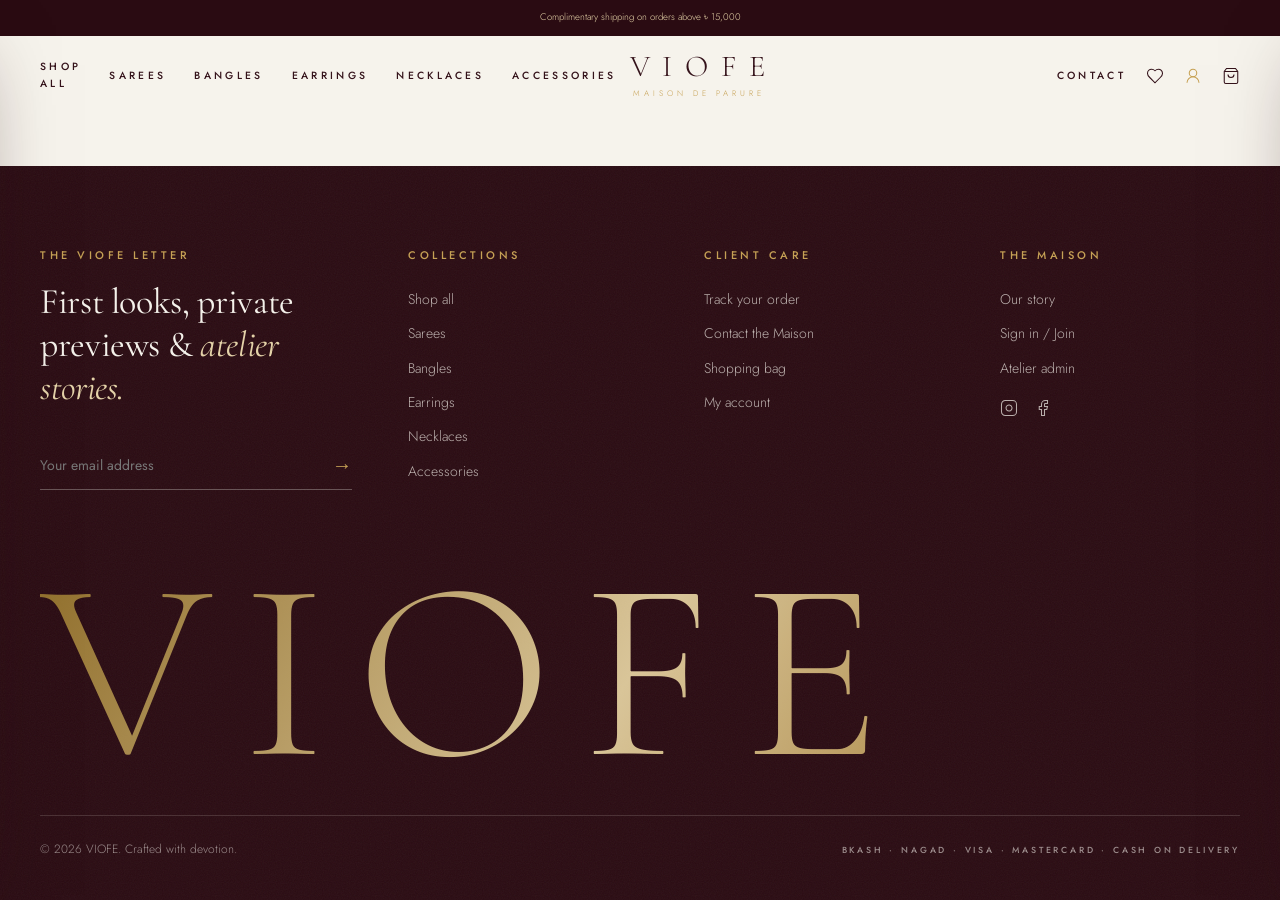
<file: account.html>
<!DOCTYPE html>
<html lang="en">
<head>
  <meta charset="UTF-8" />
  <meta name="viewport" content="width=device-width, initial-scale=1.0" />
  <title>My Account — VIOFE</title>
  <meta name="description" content="Your VIOFE orders, wishlist, addresses and profile." />
    <link rel="icon" type="image/png" href="favicon.png?v=3" />
  <link rel="icon" href="favicon.ico?v=3" type="image/x-icon" />
  <link rel="apple-touch-icon" href="favicon.png?v=3" />
  <link rel="stylesheet" href="css/style.css" />
</head>
<body>

  <!-- Announcement Bar -->
  <div class="announcement-bar">
    <div class="announcement-item active">Complimentary shipping on orders above ৳ 15,000</div>
    <div class="announcement-item">Every piece arrives in a hand-finished keepsake box</div>
    <div class="announcement-item">The Heirloom Edit — Autumn / Winter 2026 is here</div>
  </div>

  <!-- Header -->
  <header class="site-header">
    <div class="max-w-7xl px-5 site-header-inner">
      <div style="display: flex; align-items: center; gap: 1.75rem;">
        <button class="btn-mobile-menu" aria-label="Open menu">
          <svg viewBox="0 0 24 24" width="22" height="22" stroke="currentColor" stroke-width="1.4" fill="none"><path d="M4 6h16M4 12h16M4 18h16"/></svg>
        </button>
        <nav class="nav-links">
          <a href="shop.html" class="eyebrow link-underline" style="font-size: 0.65rem;">Shop all</a>
          <a href="shop.html?category=sarees" class="eyebrow link-underline" style="font-size: 0.65rem;">Sarees</a>
          <a href="shop.html?category=bangles" class="eyebrow link-underline" style="font-size: 0.65rem;">Bangles</a>
          <a href="shop.html?category=earrings" class="eyebrow link-underline" style="font-size: 0.65rem;">Earrings</a>
          <a href="shop.html?category=necklaces" class="eyebrow link-underline" style="font-size: 0.65rem;">Necklaces</a>
          <a href="shop.html?category=accessories" class="eyebrow link-underline" style="font-size: 0.65rem;">Accessories</a>
        </nav>
      </div>

      <a href="index.html" class="logo" aria-label="VIOFE home">
        <span class="logo-title">VIOFE</span>
        <span class="logo-subtitle">Maison de Parure</span>
      </a>

      <div class="header-actions">
        <a href="about.html" class="eyebrow link-underline" style="font-size: 0.65rem; display: none;" id="hdr-maison">Maison</a>
        <a href="contact.html" class="eyebrow link-underline" style="font-size: 0.65rem;" id="hdr-contact">Contact</a>
        <a href="account.html" aria-label="Wishlist" style="position: relative;">
          <svg viewBox="0 0 24 24" width="18" height="18" stroke="currentColor" stroke-width="1.4" fill="none"><path d="M19 14c1.49-1.46 3-3.21 3-5.5A5.5 5.5 0 0 0 16.5 3c-1.76 0-3 .5-4.5 2-1.5-1.5-2.74-2-4.5-2A5.5 5.5 0 0 0 2 8.5c0 2.3 1.5 4.05 3 5.5l7 7Z"/></svg>
          <span class="wishlist-dot" style="display: none;"></span>
        </a>
        <a href="account.html" aria-label="Account" style="color: var(--gold);">
          <svg viewBox="0 0 24 24" width="18" height="18" stroke="currentColor" stroke-width="1.4" fill="none"><circle cx="12" cy="8" r="5"/><path d="M20 21a8 8 0 0 0-16 0"/></svg>
        </a>
        <button type="button" class="open-cart-btn" aria-label="Shopping Bag" style="position: relative;">
          <svg viewBox="0 0 24 24" width="18" height="18" stroke="currentColor" stroke-width="1.4" fill="none"><path d="M6 2 3 6v14a2 2 0 0 0 2 2h14a2 2 0 0 0 2-2V6l-3-4Z"/><path d="M3 6h18"/><path d="M16 10a4 4 0 0 1-8 0"/></svg>
          <span class="cart-count-badge badge-count" style="transform: scale(0);">0</span>
        </button>
      </div>
    </div>
  </header>

  <!-- Mobile Drawer -->
  <div class="drawer-backdrop" id="mobile-menu-backdrop"></div>
  <aside class="drawer drawer-left" id="mobile-menu-drawer">
    <div class="drawer-header">
      <span class="drawer-title" style="letter-spacing: 0.35em;">VIOFE</span>
      <button class="drawer-close mobile-menu-close" aria-label="Close menu">✕</button>
    </div>
    <div class="drawer-body" style="padding: 0;">
      <nav style="display: flex; flex-direction: column;">
        <a href="shop.html" class="mobile-menu-close" style="border-bottom: 1px solid var(--border); padding: 1.25rem 1.5rem; font-family: var(--font-display); font-size: 1.85rem;">Shop all</a>
        <a href="shop.html?category=sarees" class="mobile-menu-close" style="display: flex; justify-content: space-between; align-items: baseline; border-bottom: 1px solid var(--border); padding: 1.25rem 1.5rem; font-family: var(--font-display); font-size: 1.85rem;">
          <span>Sarees</span> <span class="eyebrow text-gold" style="font-size: 0.6rem;">01</span>
        </a>
        <a href="shop.html?category=bangles" class="mobile-menu-close" style="display: flex; justify-content: space-between; align-items: baseline; border-bottom: 1px solid var(--border); padding: 1.25rem 1.5rem; font-family: var(--font-display); font-size: 1.85rem;">
          <span>Bangles</span> <span class="eyebrow text-gold" style="font-size: 0.6rem;">02</span>
        </a>
        <a href="shop.html?category=earrings" class="mobile-menu-close" style="display: flex; justify-content: space-between; align-items: baseline; border-bottom: 1px solid var(--border); padding: 1.25rem 1.5rem; font-family: var(--font-display); font-size: 1.85rem;">
          <span>Earrings</span> <span class="eyebrow text-gold" style="font-size: 0.6rem;">03</span>
        </a>
        <a href="shop.html?category=necklaces" class="mobile-menu-close" style="display: flex; justify-content: space-between; align-items: baseline; border-bottom: 1px solid var(--border); padding: 1.25rem 1.5rem; font-family: var(--font-display); font-size: 1.85rem;">
          <span>Necklaces</span> <span class="eyebrow text-gold" style="font-size: 0.6rem;">04</span>
        </a>
        <a href="shop.html?category=accessories" class="mobile-menu-close" style="display: flex; justify-content: space-between; align-items: baseline; border-bottom: 1px solid var(--border); padding: 1.25rem 1.5rem; font-family: var(--font-display); font-size: 1.85rem;">
          <span>Accessories</span> <span class="eyebrow text-gold" style="font-size: 0.6rem;">05</span>
        </a>
      </nav>
      <div style="margin-top: 2rem; display: grid; grid-template-columns: 1fr 1fr; gap: 1rem; border-top: 1px solid var(--border); padding: 1.5rem; font-size: 0.875rem;">
        <a href="about.html" class="mobile-menu-close" style="color: var(--muted-foreground);">Our Maison</a>
        <a href="contact.html" class="mobile-menu-close" style="color: var(--muted-foreground);">Contact</a>
        <a href="track-order.html" class="mobile-menu-close" style="color: var(--muted-foreground);">Track order</a>
        <a href="account.html" class="mobile-menu-close" style="color: var(--muted-foreground);">Account</a>
        <a href="login.html" class="mobile-menu-close" style="color: var(--muted-foreground);">Sign in</a>
        <a href="admin.html" class="mobile-menu-close" style="color: var(--muted-foreground);">Admin</a>
      </div>
    </div>
  </aside>

  <!-- Cart Drawer -->
  <div class="drawer-backdrop" id="cart-drawer-backdrop"></div>
  <aside class="drawer drawer-right" id="cart-drawer">
    <div class="drawer-header" style="flex-direction: column; align-items: flex-start; gap: 0.35rem;">
      <div style="display: flex; justify-content: space-between; align-items: center; width: 100%;">
        <span class="drawer-title">Your Bag</span>
        <button class="drawer-close close-cart-btn" aria-label="Close bag">✕</button>
      </div>
      <p id="cart-shipping-desc" style="font-size: 0.75rem; color: var(--muted-foreground);">Nothing here yet.</p>
      <div class="shipping-progress" style="width: 100%;">
        <div class="shipping-progress-bar" id="cart-shipping-bar" style="width: 0%;"></div>
      </div>
    </div>
    <div class="drawer-body" id="cart-drawer-content"></div>
    <div class="drawer-footer" id="cart-drawer-footer" style="display: none;">
      <div style="display: flex; justify-content: space-between; align-items: center; margin-bottom: 1.25rem;">
        <span class="eyebrow" style="color: var(--muted-foreground);">Subtotal</span>
        <span style="font-family: var(--font-display); font-size: 1.75rem; color: var(--primary);" id="cart-drawer-subtotal">৳ 0</span>
      </div>
      <div style="display: grid; grid-template-columns: 1fr 1fr; gap: 0.75rem;">
        <a href="cart.html" class="btn btn-outline-luxe btn-lg" onclick="window.closeCartDrawer()">View bag</a>
        <a href="checkout.html" class="btn btn-luxe btn-lg" onclick="window.closeCartDrawer()">Checkout</a>
      </div>
    </div>
  </aside>

  <main id="account-main">
    <!-- Populated by JS -->
  </main>

  <!-- Footer -->
  <footer class="site-footer grain">
    <div class="max-w-7xl px-5">
      <div class="footer-grid">
        <div>
          <p class="eyebrow text-gold">The VIOFE Letter</p>
          <h3 style="font-size: 2.25rem; margin-top: 1rem; line-height: 1.2;">
            First looks, private previews &amp; <em class="text-gold-soft">atelier stories.</em>
          </h3>
          <form id="footer-newsletter-form" style="margin-top: 2rem; display: flex; align-items: center; border-bottom: 1px solid rgba(246, 243, 236, 0.3); max-width: 24rem;">
            <input type="email" placeholder="Your email address" aria-label="Email address" required style="height: 3rem; flex: 1; background: transparent; border: none; font-size: 0.875rem; color: white; outline: none;" />
            <button type="submit" aria-label="Subscribe" style="background: none; border: none; color: var(--gold); cursor: pointer; font-size: 1.25rem;">→</button>
          </form>
        </div>

        <div>
          <p class="eyebrow text-gold">Collections</p>
          <ul style="list-style: none; margin-top: 1.5rem; display: flex; flex-direction: column; gap: 0.75rem; font-size: 0.875rem;">
            <li><a href="shop.html" class="link-underline" style="color: rgba(246, 243, 236, 0.7);">Shop all</a></li>
            <li><a href="shop.html?category=sarees" class="link-underline" style="color: rgba(246, 243, 236, 0.7);">Sarees</a></li>
            <li><a href="shop.html?category=bangles" class="link-underline" style="color: rgba(246, 243, 236, 0.7);">Bangles</a></li>
            <li><a href="shop.html?category=earrings" class="link-underline" style="color: rgba(246, 243, 236, 0.7);">Earrings</a></li>
            <li><a href="shop.html?category=necklaces" class="link-underline" style="color: rgba(246, 243, 236, 0.7);">Necklaces</a></li>
            <li><a href="shop.html?category=accessories" class="link-underline" style="color: rgba(246, 243, 236, 0.7);">Accessories</a></li>
          </ul>
        </div>

        <div>
          <p class="eyebrow text-gold">Client care</p>
          <ul style="list-style: none; margin-top: 1.5rem; display: flex; flex-direction: column; gap: 0.75rem; font-size: 0.875rem;">
            <li><a href="track-order.html" class="link-underline" style="color: rgba(246, 243, 236, 0.7);">Track your order</a></li>
            <li><a href="contact.html" class="link-underline" style="color: rgba(246, 243, 236, 0.7);">Contact the Maison</a></li>
            <li><a href="cart.html" class="link-underline" style="color: rgba(246, 243, 236, 0.7);">Shopping bag</a></li>
            <li><a href="account.html" class="link-underline" style="color: rgba(246, 243, 236, 0.7);">My account</a></li>
          </ul>
        </div>

        <div>
          <p class="eyebrow text-gold">The Maison</p>
          <ul style="list-style: none; margin-top: 1.5rem; display: flex; flex-direction: column; gap: 0.75rem; font-size: 0.875rem;">
            <li><a href="about.html" class="link-underline" style="color: rgba(246, 243, 236, 0.7);">Our story</a></li>
            <li><a href="login.html" class="link-underline" style="color: rgba(246, 243, 236, 0.7);">Sign in / Join</a></li>
            <li><a href="admin.html" class="link-underline" style="color: rgba(246, 243, 236, 0.7);">Atelier admin</a></li>
            <li style="display: flex; gap: 1rem; padding-top: 0.5rem;">
              <a href="https://instagram.com" target="_blank" rel="noreferrer" aria-label="Instagram" style="color: rgba(246, 243, 236, 0.7);">
                <svg viewBox="0 0 24 24" width="18" height="18" stroke="currentColor" stroke-width="1.4" fill="none"><rect width="20" height="20" x="2" y="2" rx="5" ry="5"/><path d="M16 11.37A4 4 0 1 1 12.63 8 4 4 0 0 1 16 11.37z"/><line x1="17.5" x2="17.51" y1="6.5" y2="6.5"/></svg>
              </a>
              <a href="https://facebook.com" target="_blank" rel="noreferrer" aria-label="Facebook" style="color: rgba(246, 243, 236, 0.7);">
                <svg viewBox="0 0 24 24" width="18" height="18" stroke="currentColor" stroke-width="1.4" fill="none"><path d="M18 2h-3a5 5 0 0 0-5 5v3H7v4h3v8h4v-8h3l1-4h-4V7a1 1 0 0 1 1-1h3z"/></svg>
              </a>
            </li>
          </ul>
        </div>
      </div>

      <p aria-hidden="true" class="footer-giant-title text-gold-gradient">
        VIOFE
      </p>

      <div style="margin-top: 2.5rem; display: flex; flex-direction: column; justify-content: space-between; align-items: center; gap: 1rem; border-top: 1px solid rgba(246, 243, 236, 0.15); padding-top: 1.5rem; font-size: 0.75rem; color: rgba(246, 243, 236, 0.55);" class="md:flex-row">
        <p>© 2026 VIOFE. Crafted with devotion.</p>
        <p class="eyebrow" style="font-size: 0.55rem;">bKash · Nagad · Visa · Mastercard · Cash on delivery</p>
      </div>
    </div>
  </footer>

  <script src="js/viofe.js"></script>
  <script>
    (function () {
      const V = window.VIOFE;
      if (!V) return;

      const user = V.getUser();
      const userNav = document.getElementById("account-user-nav");
      const userName = document.getElementById("account-user-name");
      const userEmail = document.getElementById("account-user-email");
      const logoutBtn = document.getElementById("account-logout-btn");

      if (user) {
        if (userName) userName.textContent = user.name;
        if (userEmail) userEmail.textContent = user.email;
        if (userNav) userNav.style.display = "block";
      }

      logoutBtn?.addEventListener("click", () => {
        V.logout();
        V.showToast("Signed out", "Until next time.");
        setTimeout(() => {
          window.location.href = "login.html";
        }, 400);
      });

      // Tabs
      const tabs = document.querySelectorAll(".account-tab-btn");
      const panes = document.querySelectorAll(".account-tab-pane");

      tabs.forEach((t) => {
        t.addEventListener("click", () => {
          tabs.forEach((b) => {
            b.style.borderBottom = "2px solid transparent";
            b.style.color = "var(--muted-foreground)";
          });
          panes.forEach((p) => (p.style.display = "none"));

          t.style.borderBottom = "2px solid var(--primary)";
          t.style.color = "var(--primary)";
          const target = document.getElementById(t.getAttribute("data-target"));
          if (target) target.style.display = "block";
        });
      });

      // Render Orders Tab
      const ordersContainer = document.getElementById("account-orders-container");
      const orders = V.getOrders();
      if (ordersContainer) {
        if (orders.length === 0) {
          ordersContainer.innerHTML = `
            <div style="padding: 4rem 1rem; text-align: center; border: 1px dashed var(--border);">
              <p style="font-family: var(--font-display); font-size: 1.75rem; font-style: italic; color: var(--muted-foreground);">No orders placed yet.</p>
              <a href="shop.html" class="eyebrow link-underline text-primary" style="margin-top: 1.25rem; display: inline-block; font-size: 0.65rem;">Explore the collection &rarr;</a>
            </div>
          `;
        } else {
          ordersContainer.innerHTML = orders.map((o) => `
            <div class="bg-ivory shadow-soft" style="padding: 1.75rem; border: 1px solid var(--border); margin-bottom: 1.5rem;">
              <div style="display: flex; justify-content: space-between; align-items: flex-start; flex-wrap: wrap; gap: 1rem; border-bottom: 1px solid var(--border); padding-bottom: 1rem;">
                <div>
                  <p class="eyebrow text-gold">Order ${o.id}</p>
                  <p style="font-size: 0.8rem; color: var(--muted-foreground); margin-top: 0.25rem;">Placed ${o.date}</p>
                </div>
                <div style="text-align: right;">
                  <span class="badge badge-gold eyebrow" style="font-size: 0.6rem;">${o.status}</span>
                  <p style="font-family: var(--font-display); font-size: 1.35rem; color: var(--primary); margin-top: 0.35rem;">${V.formatPrice(o.totals ? o.totals.total : 0)}</p>
                </div>
              </div>
              <ul style="list-style: none; margin-top: 1.25rem; display: flex; flex-direction: column; gap: 0.75rem;">
                ${o.lines.map((l) => `
                  <li style="display: flex; gap: 1rem; align-items: center;">
                    <img src="${l.image}" alt="" style="width: 3.5rem; height: 4.25rem; object-fit: cover;" />
                    <div style="flex: 1;">
                      <a href="product.html?slug=${l.slug}" style="font-family: var(--font-display); font-size: 1.15rem;">${l.name}</a>
                      <p style="font-size: 0.75rem; color: var(--muted-foreground); margin-top: 0.15rem;">Qty ${l.qty} &middot; ${l.option}</p>
                    </div>
                    <span>${V.formatPrice(l.price * l.qty)}</span>
                  </li>
                `).join("")}
              </ul>
              <div style="margin-top: 1.25rem; border-top: 1px solid var(--border); padding-top: 1rem; display: flex; justify-content: flex-end;">
                <a href="track-order.html?id=${o.id}" class="eyebrow link-underline text-primary" style="font-size: 0.6rem;">Track package &rarr;</a>
              </div>
            </div>
          `).join("");
        }
      }

      // Render Wishlist Tab
      const wishContainer = document.getElementById("account-wishlist-grid");
      const wishSlugs = V.getWishlist();
      const wishProducts = wishSlugs.map((s) => V.getProduct(s)).filter(Boolean);

      if (wishContainer) {
        if (wishProducts.length === 0) {
          wishContainer.innerHTML = `
            <div style="grid-column: 1 / -1; padding: 4rem 1rem; text-align: center; border: 1px dashed var(--border);">
              <p style="font-family: var(--font-display); font-size: 1.75rem; font-style: italic; color: var(--muted-foreground);">Your wishlist is empty.</p>
              <a href="shop.html" class="eyebrow link-underline text-primary" style="margin-top: 1.25rem; display: inline-block; font-size: 0.65rem;">Discover heirlooms &rarr;</a>
            </div>
          `;
        } else {
          wishContainer.innerHTML = wishProducts.map((p) => `
            <div class="reveal">
              ${V.renderProductCard(p)}
            </div>
          `).join("");
          V.bindCardEvents(wishContainer);
        }
      }
    })();
  </script>
</body>
</html>
</file>
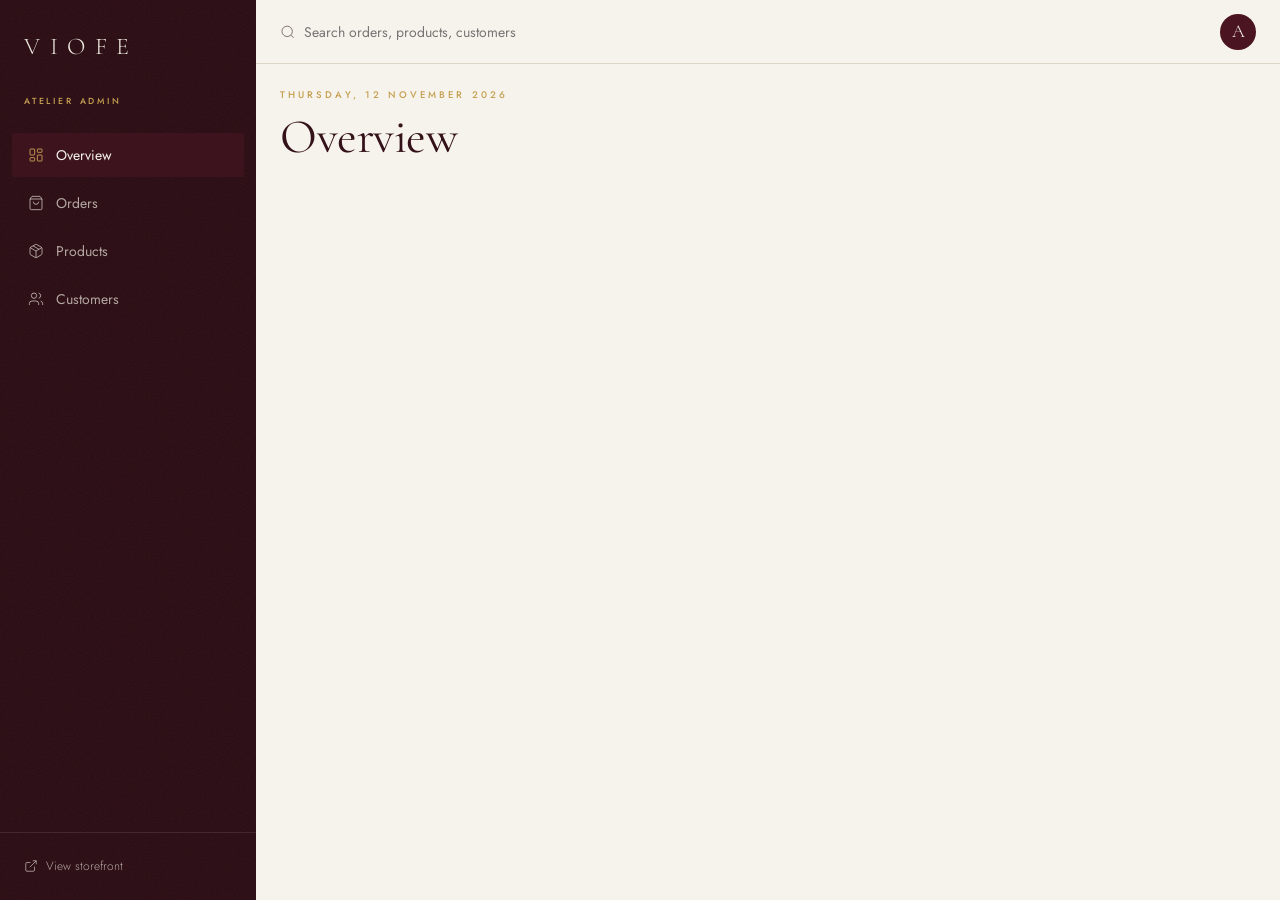
<file: admin.html>
<!DOCTYPE html>
<html lang="en">
<head>
  <meta charset="UTF-8" />
  <meta name="viewport" content="width=device-width, initial-scale=1.0" />
  <title>Atelier Dashboard — VIOFE Admin</title>
  <meta name="description" content="Manage VIOFE orders, products, inventory and customers." />
    <link rel="icon" type="image/png" href="favicon.png?v=3" />
  <link rel="icon" href="favicon.ico?v=3" type="image/x-icon" />
  <link rel="apple-touch-icon" href="favicon.png?v=3" />
  <link rel="stylesheet" href="css/style.css" />
  <style>
    /* Admin Specific Styling */
    .admin-wrapper {
      display: flex;
      min-height: 100vh;
      background-color: var(--background);
    }
    .admin-sidebar {
      position: fixed;
      inset-block: 0;
      left: 0;
      z-index: 50;
      width: 16rem;
      background-color: var(--sidebar);
      color: var(--sidebar-foreground);
      display: flex;
      flex-direction: column;
      transform: translateX(-100%);
      transition: transform 0.5s var(--ease-luxe);
    }
    @media (min-width: 1024px) {
      .admin-sidebar {
        position: sticky;
        top: 0;
        height: 100vh;
        transform: translateX(0);
      }
    }
    .admin-sidebar.open {
      transform: translateX(0);
    }
    .admin-nav-item {
      display: flex;
      align-items: center;
      gap: 0.75rem;
      padding: 0.75rem 1rem;
      color: rgba(236, 231, 220, 0.7);
      background: none;
      border: none;
      font-size: 0.875rem;
      cursor: pointer;
      text-align: left;
      border-radius: var(--radius);
      transition: all 0.3s;
    }
    .admin-nav-item:hover, .admin-nav-item.active {
      color: var(--sidebar-accent-foreground);
      background-color: var(--sidebar-accent);
    }
    .admin-nav-item.active svg {
      color: var(--sidebar-primary);
    }
    .status-select {
      font-family: var(--font-sans);
      font-size: 0.55rem;
      font-weight: 500;
      letter-spacing: 0.25em;
      text-transform: uppercase;
      border-radius: 9999px;
      padding: 0.35rem 0.75rem;
      border: 1px solid var(--border);
      background: transparent;
      cursor: pointer;
      outline: none;
    }
    .status-Placed { border-color: rgba(198, 160, 82, 0.6); color: var(--primary); }
    .status-Confirmed { border-color: rgba(198, 160, 82, 0.6); color: var(--primary); }
    .status-Crafted-packed { border-color: rgba(74, 21, 32, 0.4); color: var(--primary); }
    .status-Shipped { border-color: var(--primary); background: rgba(74, 21, 32, 0.1); color: var(--primary); }
    .status-Out-for-delivery { border-color: var(--primary); background: var(--primary); color: var(--primary-foreground); }
    .status-Delivered { border-color: rgba(46, 125, 50, 0.5); background: rgba(46, 125, 50, 0.1); color: var(--success); }
  </style>
</head>
<body>

  <div class="admin-wrapper">
    <!-- Sidebar -->
    <aside class="admin-sidebar grain" id="admin-sidebar">
      <div style="position: relative; display: flex; justify-content: space-between; align-items: center; padding: 1.75rem 1.5rem;">
        <a href="index.html" style="font-family: var(--font-display); font-size: 1.5rem; letter-spacing: 0.4em; color: var(--sidebar-foreground); text-decoration: none;">
          VIOFE
        </a>
        <button id="admin-sidebar-close" style="background: none; border: none; color: inherit; cursor: pointer; display: none;" class="admin-mobile-close">✕</button>
      </div>

      <p class="eyebrow" style="position: relative; padding-inline: 1.5rem; font-size: 0.55rem; color: var(--sidebar-primary);">
        Atelier admin
      </p>

      <nav style="position: relative; margin-top: 1.5rem; display: flex; flex-direction: column; gap: 0.25rem; padding-inline: 0.75rem;">
        <button class="admin-nav-item active" data-view="overview">
          <svg viewBox="0 0 24 24" width="16" height="16" stroke="currentColor" stroke-width="1.4" fill="none"><rect width="7" height="9" x="3" y="3" rx="1"/><rect width="7" height="5" x="14" y="3" rx="1"/><rect width="7" height="9" x="14" y="12" rx="1"/><rect width="7" height="5" x="3" y="16" rx="1"/></svg>
          Overview
        </button>
        <button class="admin-nav-item" data-view="orders">
          <svg viewBox="0 0 24 24" width="16" height="16" stroke="currentColor" stroke-width="1.4" fill="none"><path d="M6 2 3 6v14a2 2 0 0 0 2 2h14a2 2 0 0 0 2-2V6l-3-4Z"/><path d="M3 6h18"/><path d="M16 10a4 4 0 0 1-8 0"/></svg>
          Orders
        </button>
        <button class="admin-nav-item" data-view="products">
          <svg viewBox="0 0 24 24" width="16" height="16" stroke="currentColor" stroke-width="1.4" fill="none"><path d="m7.5 4.27 9 5.15"/><path d="M21 8a2 2 0 0 0-1-1.73l-7-4a2 2 0 0 0-2 0l-7 4A2 2 0 0 0 3 8v8a2 2 0 0 0 1 1.73l7 4a2 2 0 0 0 2 0l7-4A2 2 0 0 0 21 16Z"/><path d="m3.3 7 8.7 5 8.7-5"/><path d="M12 22V12"/></svg>
          Products
        </button>
        <button class="admin-nav-item" data-view="customers">
          <svg viewBox="0 0 24 24" width="16" height="16" stroke="currentColor" stroke-width="1.4" fill="none"><path d="M16 21v-2a4 4 0 0 0-4-4H6a4 4 0 0 0-4 4v2"/><circle cx="9" cy="7" r="4"/><path d="M22 21v-2a4 4 0 0 0-3-3.87"/><path d="M16 3.13a4 4 0 0 1 0 7.75"/></svg>
          Customers
        </button>
      </nav>

      <div style="position: relative; margin-top: auto; border-top: 1px solid var(--sidebar-border); padding: 1.5rem;">
        <a href="index.html" style="display: flex; align-items: center; gap: 0.5rem; font-size: 0.75rem; color: rgba(236, 231, 220, 0.7); text-decoration: none;">
          <svg viewBox="0 0 24 24" width="14" height="14" stroke="currentColor" stroke-width="1.4" fill="none"><path d="M18 13v6a2 2 0 0 1-2 2H5a2 2 0 0 1-2-2V8a2 2 0 0 1 2-2h6"/><polyline points="15 3 21 3 21 9"/><line x1="10" x2="21" y1="14" y2="3"/></svg>
          View storefront
        </a>
      </div>
    </aside>

    <div class="drawer-backdrop" id="admin-backdrop"></div>

    <!-- Main Content Area -->
    <div style="flex: 1; min-width: 0;">
      <!-- Header -->
      <header style="position: sticky; top: 0; z-index: 30; display: flex; height: 4rem; align-items: center; gap: 1rem; border-bottom: 1px solid var(--border); background-color: rgba(246, 243, 236, 0.9); padding: 0 1.5rem; backdrop-filter: blur(8px);">
        <button id="admin-mobile-toggle" style="background: none; border: none; cursor: pointer; display: none;" class="admin-mobile-btn">
          <svg viewBox="0 0 24 24" width="20" height="20" stroke="currentColor" stroke-width="1.4" fill="none"><path d="M4 6h16M4 12h16M4 18h16"/></svg>
        </button>

        <div style="display: flex; flex: 1; align-items: center; gap: 0.5rem; color: var(--muted-foreground); font-size: 0.875rem;">
          <svg viewBox="0 0 24 24" width="16" height="16" stroke="currentColor" stroke-width="1.4" fill="none"><circle cx="11" cy="11" r="8"/><path d="m21 21-4.3-4.3"/></svg>
          <input type="text" placeholder="Search orders, products, customers" style="width: 100%; background: transparent; border: none; outline: none; font-size: 0.875rem;" />
        </div>

        <div style="height: 2.25rem; width: 2.25rem; border-radius: 9999px; background-color: var(--primary); font-family: var(--font-display); color: var(--primary-foreground); display: grid; place-items: center; font-size: 1.15rem;">
          A
        </div>
      </header>

      <!-- Main Body -->
      <main style="padding: 1.5rem;" class="md:p-8">
        <div style="display: flex; justify-content: space-between; align-items: flex-end; flex-wrap: wrap; gap: 1rem; margin-bottom: 2rem;">
          <div>
            <p class="eyebrow text-gold" style="font-size: 0.6rem;">Thursday, 12 November 2026</p>
            <h1 id="admin-view-title" style="font-size: clamp(2rem, 4vw, 3rem); margin-top: 0.5rem;">Overview</h1>
          </div>
          <div id="admin-action-btn-container"></div>
        </div>

        <div id="admin-view-container" class="animate-fade-up">
          <!-- Dynamically populated view -->
        </div>
      </main>
    </div>
  </div>

  <script src="js/viofe.js"></script>
  <script>
    (function () {
      const V = window.VIOFE;
      if (!V) return;

      let adminOrders = V.getAdminOrders();
      let statusFilter = "all";

      function renderOrders() {
        const tbody = document.getElementById("admin-orders-tbody");
        if (!tbody) return;

        let filtered = adminOrders;
        if (statusFilter !== "all") {
          filtered = filtered.filter((o) => o.status === statusFilter);
        }

        tbody.innerHTML = filtered.map((o) => `
          <tr style="border-bottom: 1px solid var(--border);">
            <td style="padding: 1.25rem 1rem; font-family: var(--font-display); font-weight: 500;">
              <a href="track-order.html?id=${o.id}" class="link-underline" style="color: var(--primary);">${o.id}</a>
            </td>
            <td style="padding: 1.25rem 1rem;">
              <p style="font-weight: 500;">${o.name}</p>
              <p style="font-size: 0.75rem; color: var(--muted-foreground);">${o.city} &middot; ${o.email}</p>
            </td>
            <td style="padding: 1.25rem 1rem; font-size: 0.8rem; color: var(--muted-foreground);">
              ${o.date}
            </td>
            <td style="padding: 1.25rem 1rem;">
              <p style="font-size: 0.8rem;">${o.lines.map((l) => `${l.name} (${l.qty})`).join(", ")}</p>
            </td>
            <td style="padding: 1.25rem 1rem; font-family: var(--font-display); font-size: 1.15rem; color: var(--primary);">
              ${V.formatPrice(o.totals ? o.totals.total : 0)}
            </td>
            <td style="padding: 1.25rem 1rem;">
              <select class="admin-status-select eyebrow" data-id="${o.id}" style="padding: 0.35rem 0.6rem; border: 1px solid var(--border); background: var(--background); font-size: 0.6rem; cursor: pointer; outline: none;">
                ${V.ORDER_STEPS.map((s) => `
                  <option value="${s}" ${o.status === s ? "selected" : ""}>${s}</option>
                `).join("")}
              </select>
            </td>
          </tr>
        `).join("");

        tbody.querySelectorAll(".admin-status-select").forEach((sel) => {
          sel.onchange = () => {
            const id = sel.getAttribute("data-id");
            const newStatus = sel.value;
            V.updateOrderStatus(id, newStatus);
            adminOrders = V.getAdminOrders();
            V.showToast("Order Updated", `${id} changed to ${newStatus}`);
          };
        });
      }

      // Filter tabs
      document.querySelectorAll(".admin-filter-btn").forEach((btn) => {
        btn.onclick = () => {
          document.querySelectorAll(".admin-filter-btn").forEach((b) => {
            b.style.border = "1px solid var(--border)";
            b.style.background = "transparent";
            b.style.color = "var(--muted-foreground)";
          });
          btn.style.border = "1px solid var(--primary)";
          btn.style.background = "var(--primary)";
          btn.style.color = "var(--primary-foreground)";
          statusFilter = btn.getAttribute("data-status");
          renderOrders();
        };
      });

      renderOrders();
    })();
  </script>
</body>
</html>
</file>
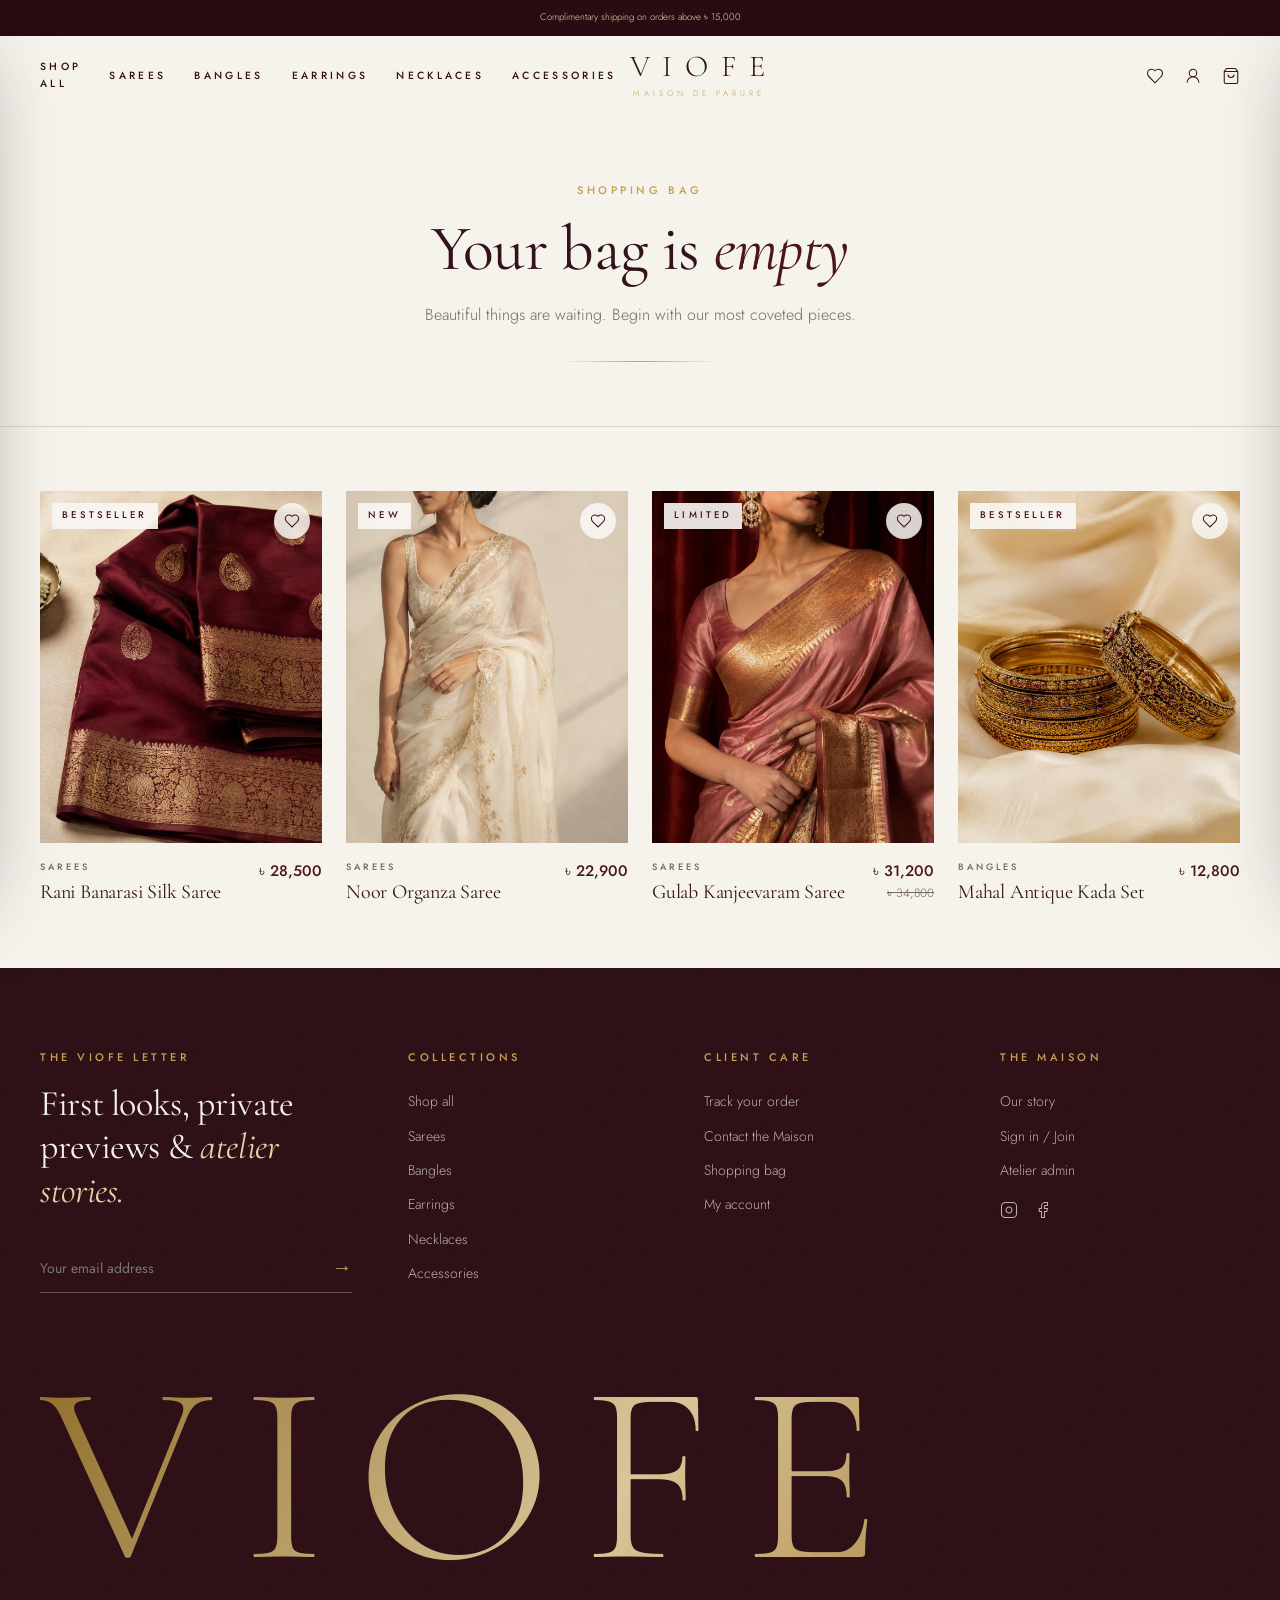
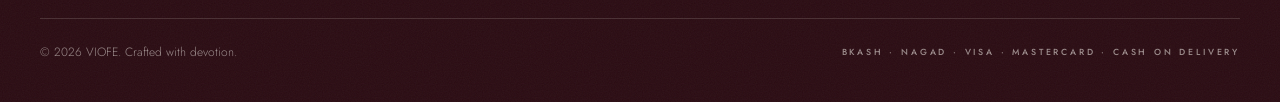
<file: cart.html>
<!DOCTYPE html>
<html lang="en">
<head>
  <meta charset="UTF-8" />
  <meta name="viewport" content="width=device-width, initial-scale=1.0" />
  <title>Your Shopping Bag — VIOFE</title>
  <meta name="description" content="Review the sarees and jewellery in your VIOFE shopping bag." />
    <link rel="icon" type="image/png" href="favicon.png?v=3" />
  <link rel="icon" href="favicon.ico?v=3" type="image/x-icon" />
  <link rel="apple-touch-icon" href="favicon.png?v=3" />
  <link rel="stylesheet" href="css/style.css" />
</head>
<body>

  <!-- Announcement Bar -->
  <div class="announcement-bar">
    <div class="announcement-item active">Complimentary shipping on orders above ৳ 15,000</div>
    <div class="announcement-item">Every piece arrives in a hand-finished keepsake box</div>
    <div class="announcement-item">The Heirloom Edit — Autumn / Winter 2026 is here</div>
  </div>

  <!-- Header -->
  <header class="site-header">
    <div class="max-w-7xl px-5 site-header-inner">
      <div style="display: flex; align-items: center; gap: 1.75rem;">
        <button class="btn-mobile-menu" aria-label="Open menu">
          <svg viewBox="0 0 24 24" width="22" height="22" stroke="currentColor" stroke-width="1.4" fill="none"><path d="M4 6h16M4 12h16M4 18h16"/></svg>
        </button>
        <nav class="nav-links">
          <a href="shop.html" class="eyebrow link-underline" style="font-size: 0.65rem;">Shop all</a>
          <a href="shop.html?category=sarees" class="eyebrow link-underline" style="font-size: 0.65rem;">Sarees</a>
          <a href="shop.html?category=bangles" class="eyebrow link-underline" style="font-size: 0.65rem;">Bangles</a>
          <a href="shop.html?category=earrings" class="eyebrow link-underline" style="font-size: 0.65rem;">Earrings</a>
          <a href="shop.html?category=necklaces" class="eyebrow link-underline" style="font-size: 0.65rem;">Necklaces</a>
          <a href="shop.html?category=accessories" class="eyebrow link-underline" style="font-size: 0.65rem;">Accessories</a>
        </nav>
      </div>

      <a href="index.html" class="logo" aria-label="VIOFE home">
        <span class="logo-title">VIOFE</span>
        <span class="logo-subtitle">Maison de Parure</span>
      </a>

      <div class="header-actions">
        <a href="about.html" class="eyebrow link-underline" style="font-size: 0.65rem; display: none;" id="hdr-maison">Maison</a>
        <a href="contact.html" class="eyebrow link-underline" style="font-size: 0.65rem; display: none;" id="hdr-contact">Contact</a>
        <a href="account.html" aria-label="Wishlist" style="position: relative;">
          <svg viewBox="0 0 24 24" width="18" height="18" stroke="currentColor" stroke-width="1.4" fill="none"><path d="M19 14c1.49-1.46 3-3.21 3-5.5A5.5 5.5 0 0 0 16.5 3c-1.76 0-3 .5-4.5 2-1.5-1.5-2.74-2-4.5-2A5.5 5.5 0 0 0 2 8.5c0 2.3 1.5 4.05 3 5.5l7 7Z"/></svg>
          <span class="wishlist-dot" style="display: none;"></span>
        </a>
        <a href="account.html" aria-label="Account">
          <svg viewBox="0 0 24 24" width="18" height="18" stroke="currentColor" stroke-width="1.4" fill="none"><circle cx="12" cy="8" r="5"/><path d="M20 21a8 8 0 0 0-16 0"/></svg>
        </a>
        <button type="button" class="open-cart-btn" aria-label="Shopping Bag" style="position: relative;">
          <svg viewBox="0 0 24 24" width="18" height="18" stroke="currentColor" stroke-width="1.4" fill="none"><path d="M6 2 3 6v14a2 2 0 0 0 2 2h14a2 2 0 0 0 2-2V6l-3-4Z"/><path d="M3 6h18"/><path d="M16 10a4 4 0 0 1-8 0"/></svg>
          <span class="cart-count-badge badge-count" style="transform: scale(0);">0</span>
        </button>
      </div>
    </div>
  </header>

  <!-- Mobile Drawer -->
  <div class="drawer-backdrop" id="mobile-menu-backdrop"></div>
  <aside class="drawer drawer-left" id="mobile-menu-drawer">
    <div class="drawer-header">
      <span class="drawer-title" style="letter-spacing: 0.35em;">VIOFE</span>
      <button class="drawer-close mobile-menu-close" aria-label="Close menu">✕</button>
    </div>
    <div class="drawer-body" style="padding: 0;">
      <nav style="display: flex; flex-direction: column;">
        <a href="shop.html" class="mobile-menu-close" style="border-bottom: 1px solid var(--border); padding: 1.25rem 1.5rem; font-family: var(--font-display); font-size: 1.85rem;">Shop all</a>
        <a href="shop.html?category=sarees" class="mobile-menu-close" style="display: flex; justify-content: space-between; align-items: baseline; border-bottom: 1px solid var(--border); padding: 1.25rem 1.5rem; font-family: var(--font-display); font-size: 1.85rem;">
          <span>Sarees</span> <span class="eyebrow text-gold" style="font-size: 0.6rem;">01</span>
        </a>
        <a href="shop.html?category=bangles" class="mobile-menu-close" style="display: flex; justify-content: space-between; align-items: baseline; border-bottom: 1px solid var(--border); padding: 1.25rem 1.5rem; font-family: var(--font-display); font-size: 1.85rem;">
          <span>Bangles</span> <span class="eyebrow text-gold" style="font-size: 0.6rem;">02</span>
        </a>
        <a href="shop.html?category=earrings" class="mobile-menu-close" style="display: flex; justify-content: space-between; align-items: baseline; border-bottom: 1px solid var(--border); padding: 1.25rem 1.5rem; font-family: var(--font-display); font-size: 1.85rem;">
          <span>Earrings</span> <span class="eyebrow text-gold" style="font-size: 0.6rem;">03</span>
        </a>
        <a href="shop.html?category=necklaces" class="mobile-menu-close" style="display: flex; justify-content: space-between; align-items: baseline; border-bottom: 1px solid var(--border); padding: 1.25rem 1.5rem; font-family: var(--font-display); font-size: 1.85rem;">
          <span>Necklaces</span> <span class="eyebrow text-gold" style="font-size: 0.6rem;">04</span>
        </a>
        <a href="shop.html?category=accessories" class="mobile-menu-close" style="display: flex; justify-content: space-between; align-items: baseline; border-bottom: 1px solid var(--border); padding: 1.25rem 1.5rem; font-family: var(--font-display); font-size: 1.85rem;">
          <span>Accessories</span> <span class="eyebrow text-gold" style="font-size: 0.6rem;">05</span>
        </a>
      </nav>
      <div style="margin-top: 2rem; display: grid; grid-template-columns: 1fr 1fr; gap: 1rem; border-top: 1px solid var(--border); padding: 1.5rem; font-size: 0.875rem;">
        <a href="about.html" class="mobile-menu-close" style="color: var(--muted-foreground);">Our Maison</a>
        <a href="contact.html" class="mobile-menu-close" style="color: var(--muted-foreground);">Contact</a>
        <a href="track-order.html" class="mobile-menu-close" style="color: var(--muted-foreground);">Track order</a>
        <a href="account.html" class="mobile-menu-close" style="color: var(--muted-foreground);">Account</a>
        <a href="login.html" class="mobile-menu-close" style="color: var(--muted-foreground);">Sign in</a>
        <a href="admin.html" class="mobile-menu-close" style="color: var(--muted-foreground);">Admin</a>
      </div>
    </div>
  </aside>

  <!-- Cart Drawer -->
  <div class="drawer-backdrop" id="cart-drawer-backdrop"></div>
  <aside class="drawer drawer-right" id="cart-drawer">
    <div class="drawer-header" style="flex-direction: column; align-items: flex-start; gap: 0.35rem;">
      <div style="display: flex; justify-content: space-between; align-items: center; width: 100%;">
        <span class="drawer-title">Your Bag</span>
        <button class="drawer-close close-cart-btn" aria-label="Close bag">✕</button>
      </div>
      <p id="cart-shipping-desc" style="font-size: 0.75rem; color: var(--muted-foreground);">Nothing here yet.</p>
      <div class="shipping-progress" style="width: 100%;">
        <div class="shipping-progress-bar" id="cart-shipping-bar" style="width: 0%;"></div>
      </div>
    </div>
    <div class="drawer-body" id="cart-drawer-content"></div>
    <div class="drawer-footer" id="cart-drawer-footer" style="display: none;">
      <div style="display: flex; justify-content: space-between; align-items: center; margin-bottom: 1.25rem;">
        <span class="eyebrow" style="color: var(--muted-foreground);">Subtotal</span>
        <span style="font-family: var(--font-display); font-size: 1.75rem; color: var(--primary);" id="cart-drawer-subtotal">৳ 0</span>
      </div>
      <div style="display: grid; grid-template-columns: 1fr 1fr; gap: 0.75rem;">
        <a href="cart.html" class="btn btn-outline-luxe btn-lg" onclick="window.closeCartDrawer()">View bag</a>
        <a href="checkout.html" class="btn btn-luxe btn-lg" onclick="window.closeCartDrawer()">Checkout</a>
      </div>
    </div>
  </aside>

  <main id="cart-page-container">
    <!-- Populated by JavaScript -->
  </main>

  <!-- Footer -->
  <footer class="site-footer grain">
    <div class="max-w-7xl px-5">
      <div class="footer-grid">
        <div>
          <p class="eyebrow text-gold">The VIOFE Letter</p>
          <h3 style="font-size: 2.25rem; margin-top: 1rem; line-height: 1.2;">
            First looks, private previews &amp; <em class="text-gold-soft">atelier stories.</em>
          </h3>
          <form id="footer-newsletter-form" style="margin-top: 2rem; display: flex; align-items: center; border-bottom: 1px solid rgba(246, 243, 236, 0.3); max-width: 24rem;">
            <input type="email" placeholder="Your email address" aria-label="Email address" required style="height: 3rem; flex: 1; background: transparent; border: none; font-size: 0.875rem; color: white; outline: none;" />
            <button type="submit" aria-label="Subscribe" style="background: none; border: none; color: var(--gold); cursor: pointer; font-size: 1.25rem;">→</button>
          </form>
        </div>

        <div>
          <p class="eyebrow text-gold">Collections</p>
          <ul style="list-style: none; margin-top: 1.5rem; display: flex; flex-direction: column; gap: 0.75rem; font-size: 0.875rem;">
            <li><a href="shop.html" class="link-underline" style="color: rgba(246, 243, 236, 0.7);">Shop all</a></li>
            <li><a href="shop.html?category=sarees" class="link-underline" style="color: rgba(246, 243, 236, 0.7);">Sarees</a></li>
            <li><a href="shop.html?category=bangles" class="link-underline" style="color: rgba(246, 243, 236, 0.7);">Bangles</a></li>
            <li><a href="shop.html?category=earrings" class="link-underline" style="color: rgba(246, 243, 236, 0.7);">Earrings</a></li>
            <li><a href="shop.html?category=necklaces" class="link-underline" style="color: rgba(246, 243, 236, 0.7);">Necklaces</a></li>
            <li><a href="shop.html?category=accessories" class="link-underline" style="color: rgba(246, 243, 236, 0.7);">Accessories</a></li>
          </ul>
        </div>

        <div>
          <p class="eyebrow text-gold">Client care</p>
          <ul style="list-style: none; margin-top: 1.5rem; display: flex; flex-direction: column; gap: 0.75rem; font-size: 0.875rem;">
            <li><a href="track-order.html" class="link-underline" style="color: rgba(246, 243, 236, 0.7);">Track your order</a></li>
            <li><a href="contact.html" class="link-underline" style="color: rgba(246, 243, 236, 0.7);">Contact the Maison</a></li>
            <li><a href="cart.html" class="link-underline" style="color: rgba(246, 243, 236, 0.7);">Shopping bag</a></li>
            <li><a href="account.html" class="link-underline" style="color: rgba(246, 243, 236, 0.7);">My account</a></li>
          </ul>
        </div>

        <div>
          <p class="eyebrow text-gold">The Maison</p>
          <ul style="list-style: none; margin-top: 1.5rem; display: flex; flex-direction: column; gap: 0.75rem; font-size: 0.875rem;">
            <li><a href="about.html" class="link-underline" style="color: rgba(246, 243, 236, 0.7);">Our story</a></li>
            <li><a href="login.html" class="link-underline" style="color: rgba(246, 243, 236, 0.7);">Sign in / Join</a></li>
            <li><a href="admin.html" class="link-underline" style="color: rgba(246, 243, 236, 0.7);">Atelier admin</a></li>
            <li style="display: flex; gap: 1rem; padding-top: 0.5rem;">
              <a href="https://instagram.com" target="_blank" rel="noreferrer" aria-label="Instagram" style="color: rgba(246, 243, 236, 0.7);">
                <svg viewBox="0 0 24 24" width="18" height="18" stroke="currentColor" stroke-width="1.4" fill="none"><rect width="20" height="20" x="2" y="2" rx="5" ry="5"/><path d="M16 11.37A4 4 0 1 1 12.63 8 4 4 0 0 1 16 11.37z"/><line x1="17.5" x2="17.51" y1="6.5" y2="6.5"/></svg>
              </a>
              <a href="https://facebook.com" target="_blank" rel="noreferrer" aria-label="Facebook" style="color: rgba(246, 243, 236, 0.7);">
                <svg viewBox="0 0 24 24" width="18" height="18" stroke="currentColor" stroke-width="1.4" fill="none"><path d="M18 2h-3a5 5 0 0 0-5 5v3H7v4h3v8h4v-8h3l1-4h-4V7a1 1 0 0 1 1-1h3z"/></svg>
              </a>
            </li>
          </ul>
        </div>
      </div>

      <p aria-hidden="true" class="footer-giant-title text-gold-gradient">
        VIOFE
      </p>

      <div style="margin-top: 2.5rem; display: flex; flex-direction: column; justify-content: space-between; align-items: center; gap: 1rem; border-top: 1px solid rgba(246, 243, 236, 0.15); padding-top: 1.5rem; font-size: 0.75rem; color: rgba(246, 243, 236, 0.55);" class="md:flex-row">
        <p>© 2026 VIOFE. Crafted with devotion.</p>
        <p class="eyebrow" style="font-size: 0.55rem;">bKash · Nagad · Visa · Mastercard · Cash on delivery</p>
      </div>
    </div>
  </footer>

  <script src="js/viofe.js"></script>
  <script>
    (function () {
      const V = window.VIOFE;
      if (!V) return;

      const container = document.getElementById("cart-page-container");

      function renderPage() {
        const rawLines = V.getCart();
        const lines = V.resolveLines(rawLines);
        const giftWrap = V.getGiftWrap();
        const totals = V.computeTotals(lines, { giftWrap });
        const remaining = Math.max(0, V.FREE_SHIPPING_THRESHOLD - totals.subtotal);

        if (lines.length === 0) {
          container.innerHTML = `
            <header class="page-header" style="text-align: center; padding: 4rem 1.25rem; border-bottom: 1px solid var(--border);">
              <p class="eyebrow text-gold animate-fade-up">Shopping bag</p>
              <h1 class="animate-fade-up" style="font-size: clamp(2.5rem, 5vw, 4.5rem); margin-top: 1rem;">
                Your bag is <em class="text-primary">empty</em>
              </h1>
              <p class="animate-fade-up text-muted-foreground" style="margin-top: 1.25rem; max-width: 28rem; margin-inline: auto;">
                Beautiful things are waiting. Begin with our most coveted pieces.
              </p>
              <div class="gold-rule animate-fade-up" style="width: 10rem; margin: 2rem auto 0;"></div>
            </header>
            <section class="max-w-7xl px-5 py-16">
              <div class="featured-grid" id="cart-suggested-grid">
                ${V.products.slice(0, 4).map((p) => V.renderProductCard(p)).join("")}
              </div>
            </section>
          `;
          V.bindCardEvents(container);
          return;
        }

        container.innerHTML = `
          <header class="page-header" style="text-align: center; padding: 3.5rem 1.25rem; border-bottom: 1px solid var(--border);">
            <p class="eyebrow text-gold animate-fade-up">Shopping bag</p>
            <h1 class="animate-fade-up" style="font-size: clamp(2.5rem, 5vw, 4.5rem); margin-top: 1rem;">
              Your Bag
            </h1>
            <div class="gold-rule animate-fade-up" style="width: 10rem; margin: 2rem auto 0;"></div>
          </header>

          <section class="max-w-7xl px-5 py-14 cart-layout-grid">
            <!-- Items Column -->
            <div>
              <div class="eyebrow text-muted-foreground" style="display: grid; grid-template-columns: 1fr 8rem 8rem; border-bottom: 1px solid var(--border); padding-bottom: 1rem; font-size: 0.6rem;">
                <span>Piece</span>
                <span style="text-align: center;">Quantity</span>
                <span style="text-align: right;">Total</span>
              </div>

              <ul style="list-style: none;">
                ${lines.map((l) => {
                  const cat = V.getCategory(l.product.category);
                  return `
                    <li style="display: grid; grid-template-columns: 7rem 1fr 8rem 8rem; align-items: center; gap: 1.25rem; border-bottom: 1px solid var(--border); padding: 1.75rem 0;" class="cart-row">
                      <a href="product.html?slug=${l.slug}" style="display: block; aspect-ratio: 4/5; overflow: hidden;">
                        <img src="${l.product.images[0]}" alt="${l.product.name}" style="width: 100%; height: 100%; object-fit: cover; transition: transform 0.6s var(--ease-luxe);" onmouseover="this.style.transform='scale(1.05)'" onmouseout="this.style.transform='none'" />
                      </a>
                      <div>
                        <p class="eyebrow text-gold" style="font-size: 0.55rem;">${cat ? cat.name : ""}</p>
                        <a href="product.html?slug=${l.slug}" style="font-family: var(--font-display); font-size: 1.45rem; line-height: 1.2; display: block; margin-top: 0.25rem;">
                          ${l.product.name}
                        </a>
                        <p style="font-size: 0.75rem; color: var(--muted-foreground); margin-top: 0.25rem;">
                          ${l.product.option.label}: ${l.option} &middot; ${V.formatPrice(l.price)}
                        </p>
                        <button class="cart-item-remove eyebrow" data-slug="${l.slug}" data-option="${l.option}" style="margin-top: 0.75rem; display: inline-flex; align-items: center; gap: 0.25rem; font-size: 0.55rem; color: var(--muted-foreground); background: none; border: none; cursor: pointer;">
                          ✕ Remove
                        </button>
                      </div>
                      <div style="display: flex; justify-content: center;">
                        <div class="qty-stepper">
                          <button class="cart-qty-btn" data-action="dec" data-slug="${l.slug}" data-option="${l.option}">−</button>
                          <span>${l.qty}</span>
                          <button class="cart-qty-btn" data-action="inc" data-slug="${l.slug}" data-option="${l.option}">+</button>
                        </div>
                      </div>
                      <p style="text-align: right; font-family: var(--font-display); font-size: 1.35rem; color: var(--primary);">
                        ${V.formatPrice(l.price * l.qty)}
                      </p>
                    </li>
                  `;
                }).join("")}
              </ul>

              <a href="shop.html" class="eyebrow link-underline text-primary" style="margin-top: 1.5rem; display: inline-block; font-size: 0.6rem;">
                Continue shopping
              </a>
            </div>

            <!-- Summary Column -->
            <aside class="bg-ivory shadow-soft" style="padding: 1.75rem; height: fit-content; position: sticky; top: 7rem;">
              <h2 style="font-family: var(--font-display); font-size: 1.75rem; border-bottom: 1px solid var(--border); padding-bottom: 1rem;">Order summary</h2>

              <div style="margin-top: 1.25rem; display: flex; flex-direction: column; gap: 0.75rem; font-size: 0.875rem;">
                <div style="display: flex; justify-content: space-between;">
                  <span class="text-muted-foreground">Subtotal</span>
                  <span style="font-family: var(--font-display); font-size: 1.2rem;">${V.formatPrice(totals.subtotal)}</span>
                </div>
                <div style="display: flex; justify-content: space-between;">
                  <span class="text-muted-foreground">Shipping</span>
                  <span>${totals.shipping === 0 ? '<span class="text-gold">Complimentary</span>' : V.formatPrice(totals.shipping)}</span>
                </div>
                ${giftWrap ? `
                  <div style="display: flex; justify-content: space-between;">
                    <span class="text-muted-foreground">Gift packaging</span>
                    <span>${V.formatPrice(totals.giftWrap)}</span>
                  </div>
                ` : ""}
                <div style="display: flex; justify-content: space-between; border-top: 1px solid var(--border); padding-top: 1rem; margin-top: 0.5rem;">
                  <span style="font-weight: 500;">Total</span>
                  <span style="font-family: var(--font-display); font-size: 1.75rem; color: var(--primary);">${V.formatPrice(totals.total)}</span>
                </div>
              </div>

              <!-- Gift wrap checkbox -->
              <label style="margin-top: 1.5rem; display: flex; align-items: flex-start; gap: 0.75rem; border: 1px solid var(--border); padding: 1rem; cursor: pointer; background: var(--background);">
                <input type="checkbox" id="cart-gift-wrap-check" ${giftWrap ? "checked" : ""} style="margin-top: 0.2rem;" />
                <div>
                  <p style="font-size: 0.825rem; font-weight: 500;">Add keepsake gift box</p>
                  <p style="font-size: 0.725rem; color: var(--muted-foreground); margin-top: 0.15rem;">
                    Hand-made velvet pouch, wax seal and handwritten note (+${V.formatPrice(V.GIFT_WRAP)})
                  </p>
                </div>
              </label>

              <a href="checkout.html" class="btn btn-luxe btn-lg" style="width: 100%; margin-top: 1.5rem;">
                Proceed to checkout &nbsp;&rarr;
              </a>

              <div style="margin-top: 1.5rem; border-top: 1px solid var(--border); padding-top: 1rem; display: flex; flex-direction: column; gap: 0.5rem; font-size: 0.725rem; color: var(--muted-foreground);">
                <p>✓ Insured transit via dedicated courier</p>
                <p>✓ Authenticity & purity certificate included</p>
                <p>✓ 7-day gracious exchange window</p>
              </div>
            </aside>
          </section>
        `;

        // Bind interactive events
        container.querySelectorAll(".cart-qty-btn").forEach((btn) => {
          btn.onclick = () => {
            const slug = btn.getAttribute("data-slug");
            const option = btn.getAttribute("data-option");
            const action = btn.getAttribute("data-action");
            const current = lines.find((l) => l.slug === slug && l.option === option);
            if (current) {
              const next = action === "inc" ? current.qty + 1 : current.qty - 1;
              V.updateQty(slug, option, next);
            }
          };
        });

        container.querySelectorAll(".cart-item-remove").forEach((btn) => {
          btn.onclick = () => {
            const slug = btn.getAttribute("data-slug");
            const option = btn.getAttribute("data-option");
            V.removeLine(slug, option);
          };
        });

        const chk = document.getElementById("cart-gift-wrap-check");
        if (chk) {
          chk.onchange = () => {
            V.setGiftWrap(chk.checked);
          };
        }
      }

      V.subscribe("cart", renderPage);
      V.subscribe("giftWrap", renderPage);
      renderPage();
    })();
  </script>
</body>
</html>
</file>
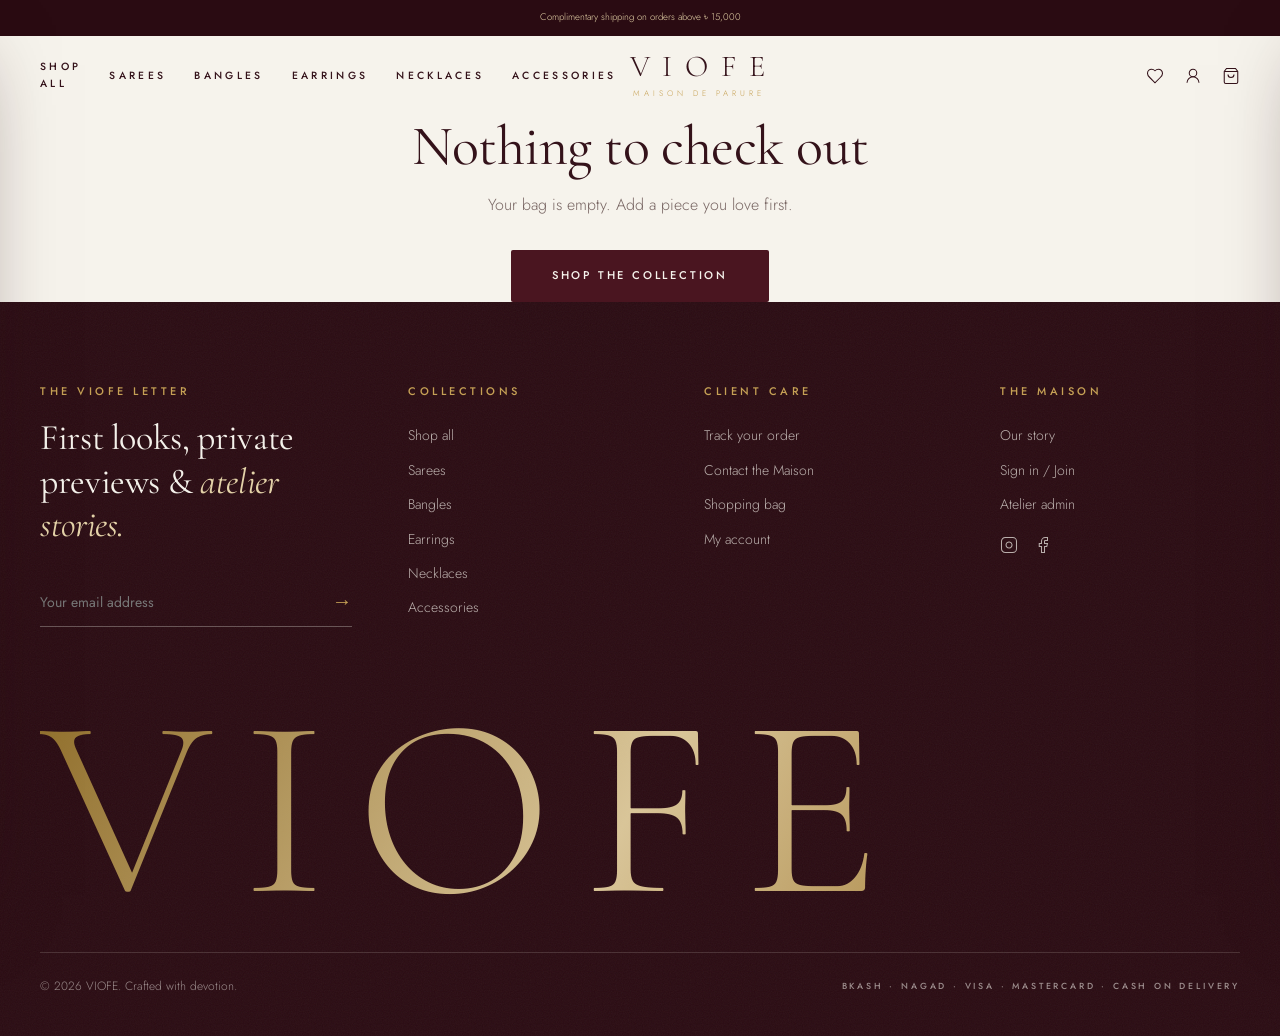
<file: checkout.html>
<!DOCTYPE html>
<html lang="en">
<head>
  <meta charset="UTF-8" />
  <meta name="viewport" content="width=device-width, initial-scale=1.0" />
  <title>Secure Checkout — VIOFE</title>
  <meta name="description" content="Complete your VIOFE order with delivery and payment details." />
    <link rel="icon" type="image/png" href="favicon.png?v=3" />
  <link rel="icon" href="favicon.ico?v=3" type="image/x-icon" />
  <link rel="apple-touch-icon" href="favicon.png?v=3" />
  <link rel="stylesheet" href="css/style.css" />
</head>
<body>

  <!-- Announcement Bar -->
  <div class="announcement-bar">
    <div class="announcement-item active">Complimentary shipping on orders above ৳ 15,000</div>
    <div class="announcement-item">Every piece arrives in a hand-finished keepsake box</div>
    <div class="announcement-item">The Heirloom Edit — Autumn / Winter 2026 is here</div>
  </div>

  <!-- Header -->
  <header class="site-header">
    <div class="max-w-7xl px-5 site-header-inner">
      <div style="display: flex; align-items: center; gap: 1.75rem;">
        <button class="btn-mobile-menu" aria-label="Open menu">
          <svg viewBox="0 0 24 24" width="22" height="22" stroke="currentColor" stroke-width="1.4" fill="none"><path d="M4 6h16M4 12h16M4 18h16"/></svg>
        </button>
        <nav class="nav-links">
          <a href="shop.html" class="eyebrow link-underline" style="font-size: 0.65rem;">Shop all</a>
          <a href="shop.html?category=sarees" class="eyebrow link-underline" style="font-size: 0.65rem;">Sarees</a>
          <a href="shop.html?category=bangles" class="eyebrow link-underline" style="font-size: 0.65rem;">Bangles</a>
          <a href="shop.html?category=earrings" class="eyebrow link-underline" style="font-size: 0.65rem;">Earrings</a>
          <a href="shop.html?category=necklaces" class="eyebrow link-underline" style="font-size: 0.65rem;">Necklaces</a>
          <a href="shop.html?category=accessories" class="eyebrow link-underline" style="font-size: 0.65rem;">Accessories</a>
        </nav>
      </div>

      <a href="index.html" class="logo" aria-label="VIOFE home">
        <span class="logo-title">VIOFE</span>
        <span class="logo-subtitle">Maison de Parure</span>
      </a>

      <div class="header-actions">
        <a href="about.html" class="eyebrow link-underline" style="font-size: 0.65rem; display: none;" id="hdr-maison">Maison</a>
        <a href="contact.html" class="eyebrow link-underline" style="font-size: 0.65rem; display: none;" id="hdr-contact">Contact</a>
        <a href="account.html" aria-label="Wishlist" style="position: relative;">
          <svg viewBox="0 0 24 24" width="18" height="18" stroke="currentColor" stroke-width="1.4" fill="none"><path d="M19 14c1.49-1.46 3-3.21 3-5.5A5.5 5.5 0 0 0 16.5 3c-1.76 0-3 .5-4.5 2-1.5-1.5-2.74-2-4.5-2A5.5 5.5 0 0 0 2 8.5c0 2.3 1.5 4.05 3 5.5l7 7Z"/></svg>
          <span class="wishlist-dot" style="display: none;"></span>
        </a>
        <a href="account.html" aria-label="Account">
          <svg viewBox="0 0 24 24" width="18" height="18" stroke="currentColor" stroke-width="1.4" fill="none"><circle cx="12" cy="8" r="5"/><path d="M20 21a8 8 0 0 0-16 0"/></svg>
        </a>
        <button type="button" class="open-cart-btn" aria-label="Shopping Bag" style="position: relative;">
          <svg viewBox="0 0 24 24" width="18" height="18" stroke="currentColor" stroke-width="1.4" fill="none"><path d="M6 2 3 6v14a2 2 0 0 0 2 2h14a2 2 0 0 0 2-2V6l-3-4Z"/><path d="M3 6h18"/><path d="M16 10a4 4 0 0 1-8 0"/></svg>
          <span class="cart-count-badge badge-count" style="transform: scale(0);">0</span>
        </button>
      </div>
    </div>
  </header>

  <!-- Mobile Drawer -->
  <div class="drawer-backdrop" id="mobile-menu-backdrop"></div>
  <aside class="drawer drawer-left" id="mobile-menu-drawer">
    <div class="drawer-header">
      <span class="drawer-title" style="letter-spacing: 0.35em;">VIOFE</span>
      <button class="drawer-close mobile-menu-close" aria-label="Close menu">✕</button>
    </div>
    <div class="drawer-body" style="padding: 0;">
      <nav style="display: flex; flex-direction: column;">
        <a href="shop.html" class="mobile-menu-close" style="border-bottom: 1px solid var(--border); padding: 1.25rem 1.5rem; font-family: var(--font-display); font-size: 1.85rem;">Shop all</a>
        <a href="shop.html?category=sarees" class="mobile-menu-close" style="display: flex; justify-content: space-between; align-items: baseline; border-bottom: 1px solid var(--border); padding: 1.25rem 1.5rem; font-family: var(--font-display); font-size: 1.85rem;">
          <span>Sarees</span> <span class="eyebrow text-gold" style="font-size: 0.6rem;">01</span>
        </a>
        <a href="shop.html?category=bangles" class="mobile-menu-close" style="display: flex; justify-content: space-between; align-items: baseline; border-bottom: 1px solid var(--border); padding: 1.25rem 1.5rem; font-family: var(--font-display); font-size: 1.85rem;">
          <span>Bangles</span> <span class="eyebrow text-gold" style="font-size: 0.6rem;">02</span>
        </a>
        <a href="shop.html?category=earrings" class="mobile-menu-close" style="display: flex; justify-content: space-between; align-items: baseline; border-bottom: 1px solid var(--border); padding: 1.25rem 1.5rem; font-family: var(--font-display); font-size: 1.85rem;">
          <span>Earrings</span> <span class="eyebrow text-gold" style="font-size: 0.6rem;">03</span>
        </a>
        <a href="shop.html?category=necklaces" class="mobile-menu-close" style="display: flex; justify-content: space-between; align-items: baseline; border-bottom: 1px solid var(--border); padding: 1.25rem 1.5rem; font-family: var(--font-display); font-size: 1.85rem;">
          <span>Necklaces</span> <span class="eyebrow text-gold" style="font-size: 0.6rem;">04</span>
        </a>
        <a href="shop.html?category=accessories" class="mobile-menu-close" style="display: flex; justify-content: space-between; align-items: baseline; border-bottom: 1px solid var(--border); padding: 1.25rem 1.5rem; font-family: var(--font-display); font-size: 1.85rem;">
          <span>Accessories</span> <span class="eyebrow text-gold" style="font-size: 0.6rem;">05</span>
        </a>
      </nav>
      <div style="margin-top: 2rem; display: grid; grid-template-columns: 1fr 1fr; gap: 1rem; border-top: 1px solid var(--border); padding: 1.5rem; font-size: 0.875rem;">
        <a href="about.html" class="mobile-menu-close" style="color: var(--muted-foreground);">Our Maison</a>
        <a href="contact.html" class="mobile-menu-close" style="color: var(--muted-foreground);">Contact</a>
        <a href="track-order.html" class="mobile-menu-close" style="color: var(--muted-foreground);">Track order</a>
        <a href="account.html" class="mobile-menu-close" style="color: var(--muted-foreground);">Account</a>
        <a href="login.html" class="mobile-menu-close" style="color: var(--muted-foreground);">Sign in</a>
        <a href="admin.html" class="mobile-menu-close" style="color: var(--muted-foreground);">Admin</a>
      </div>
    </div>
  </aside>

  <!-- Cart Drawer -->
  <div class="drawer-backdrop" id="cart-drawer-backdrop"></div>
  <aside class="drawer drawer-right" id="cart-drawer">
    <div class="drawer-header" style="flex-direction: column; align-items: flex-start; gap: 0.35rem;">
      <div style="display: flex; justify-content: space-between; align-items: center; width: 100%;">
        <span class="drawer-title">Your Bag</span>
        <button class="drawer-close close-cart-btn" aria-label="Close bag">✕</button>
      </div>
      <p id="cart-shipping-desc" style="font-size: 0.75rem; color: var(--muted-foreground);">Nothing here yet.</p>
      <div class="shipping-progress" style="width: 100%;">
        <div class="shipping-progress-bar" id="cart-shipping-bar" style="width: 0%;"></div>
      </div>
    </div>
    <div class="drawer-body" id="cart-drawer-content"></div>
    <div class="drawer-footer" id="cart-drawer-footer" style="display: none;">
      <div style="display: flex; justify-content: space-between; align-items: center; margin-bottom: 1.25rem;">
        <span class="eyebrow" style="color: var(--muted-foreground);">Subtotal</span>
        <span style="font-family: var(--font-display); font-size: 1.75rem; color: var(--primary);" id="cart-drawer-subtotal">৳ 0</span>
      </div>
      <div style="display: grid; grid-template-columns: 1fr 1fr; gap: 0.75rem;">
        <a href="cart.html" class="btn btn-outline-luxe btn-lg" onclick="window.closeCartDrawer()">View bag</a>
        <a href="checkout.html" class="btn btn-luxe btn-lg" onclick="window.closeCartDrawer()">Checkout</a>
      </div>
    </div>
  </aside>

  <main id="checkout-main-container">
    <!-- Populated by JS -->
  </main>

  <!-- Footer -->
  <footer class="site-footer grain">
    <div class="max-w-7xl px-5">
      <div class="footer-grid">
        <div>
          <p class="eyebrow text-gold">The VIOFE Letter</p>
          <h3 style="font-size: 2.25rem; margin-top: 1rem; line-height: 1.2;">
            First looks, private previews &amp; <em class="text-gold-soft">atelier stories.</em>
          </h3>
          <form id="footer-newsletter-form" style="margin-top: 2rem; display: flex; align-items: center; border-bottom: 1px solid rgba(246, 243, 236, 0.3); max-width: 24rem;">
            <input type="email" placeholder="Your email address" aria-label="Email address" required style="height: 3rem; flex: 1; background: transparent; border: none; font-size: 0.875rem; color: white; outline: none;" />
            <button type="submit" aria-label="Subscribe" style="background: none; border: none; color: var(--gold); cursor: pointer; font-size: 1.25rem;">→</button>
          </form>
        </div>

        <div>
          <p class="eyebrow text-gold">Collections</p>
          <ul style="list-style: none; margin-top: 1.5rem; display: flex; flex-direction: column; gap: 0.75rem; font-size: 0.875rem;">
            <li><a href="shop.html" class="link-underline" style="color: rgba(246, 243, 236, 0.7);">Shop all</a></li>
            <li><a href="shop.html?category=sarees" class="link-underline" style="color: rgba(246, 243, 236, 0.7);">Sarees</a></li>
            <li><a href="shop.html?category=bangles" class="link-underline" style="color: rgba(246, 243, 236, 0.7);">Bangles</a></li>
            <li><a href="shop.html?category=earrings" class="link-underline" style="color: rgba(246, 243, 236, 0.7);">Earrings</a></li>
            <li><a href="shop.html?category=necklaces" class="link-underline" style="color: rgba(246, 243, 236, 0.7);">Necklaces</a></li>
            <li><a href="shop.html?category=accessories" class="link-underline" style="color: rgba(246, 243, 236, 0.7);">Accessories</a></li>
          </ul>
        </div>

        <div>
          <p class="eyebrow text-gold">Client care</p>
          <ul style="list-style: none; margin-top: 1.5rem; display: flex; flex-direction: column; gap: 0.75rem; font-size: 0.875rem;">
            <li><a href="track-order.html" class="link-underline" style="color: rgba(246, 243, 236, 0.7);">Track your order</a></li>
            <li><a href="contact.html" class="link-underline" style="color: rgba(246, 243, 236, 0.7);">Contact the Maison</a></li>
            <li><a href="cart.html" class="link-underline" style="color: rgba(246, 243, 236, 0.7);">Shopping bag</a></li>
            <li><a href="account.html" class="link-underline" style="color: rgba(246, 243, 236, 0.7);">My account</a></li>
          </ul>
        </div>

        <div>
          <p class="eyebrow text-gold">The Maison</p>
          <ul style="list-style: none; margin-top: 1.5rem; display: flex; flex-direction: column; gap: 0.75rem; font-size: 0.875rem;">
            <li><a href="about.html" class="link-underline" style="color: rgba(246, 243, 236, 0.7);">Our story</a></li>
            <li><a href="login.html" class="link-underline" style="color: rgba(246, 243, 236, 0.7);">Sign in / Join</a></li>
            <li><a href="admin.html" class="link-underline" style="color: rgba(246, 243, 236, 0.7);">Atelier admin</a></li>
            <li style="display: flex; gap: 1rem; padding-top: 0.5rem;">
              <a href="https://instagram.com" target="_blank" rel="noreferrer" aria-label="Instagram" style="color: rgba(246, 243, 236, 0.7);">
                <svg viewBox="0 0 24 24" width="18" height="18" stroke="currentColor" stroke-width="1.4" fill="none"><rect width="20" height="20" x="2" y="2" rx="5" ry="5"/><path d="M16 11.37A4 4 0 1 1 12.63 8 4 4 0 0 1 16 11.37z"/><line x1="17.5" x2="17.51" y1="6.5" y2="6.5"/></svg>
              </a>
              <a href="https://facebook.com" target="_blank" rel="noreferrer" aria-label="Facebook" style="color: rgba(246, 243, 236, 0.7);">
                <svg viewBox="0 0 24 24" width="18" height="18" stroke="currentColor" stroke-width="1.4" fill="none"><path d="M18 2h-3a5 5 0 0 0-5 5v3H7v4h3v8h4v-8h3l1-4h-4V7a1 1 0 0 1 1-1h3z"/></svg>
              </a>
            </li>
          </ul>
        </div>
      </div>

      <p aria-hidden="true" class="footer-giant-title text-gold-gradient">
        VIOFE
      </p>

      <div style="margin-top: 2.5rem; display: flex; flex-direction: column; justify-content: space-between; align-items: center; gap: 1rem; border-top: 1px solid rgba(246, 243, 236, 0.15); padding-top: 1.5rem; font-size: 0.75rem; color: rgba(246, 243, 236, 0.55);" class="md:flex-row">
        <p>© 2026 VIOFE. Crafted with devotion.</p>
        <p class="eyebrow" style="font-size: 0.55rem;">bKash · Nagad · Visa · Mastercard · Cash on delivery</p>
      </div>
    </div>
  </footer>

  <script src="js/viofe.js"></script>
  <script>
    (function () {
      const V = window.VIOFE;
      if (!V) return;

      const container = document.getElementById("checkout-main-container");
      let shippingMethod = "standard";
      let paymentMethod = "cod";
      let placedOrder = null;

      function renderCheckout() {
        const user = V.getUser();
        const rawLines = V.getCart();
        const lines = V.resolveLines(rawLines);
        const giftWrap = V.getGiftWrap();
        const totals = V.computeTotals(lines, { giftWrap, express: shippingMethod === "express" });

        if (placedOrder) {
          container.innerHTML = `
            <section class="max-w-2xl px-5 py-24" style="text-align: center; margin: 0 auto;">
              <div style="margin: 0 auto; display: grid; height: 4rem; width: 4rem; place-items: center; border-radius: 9999px; border: 1px solid var(--gold); color: var(--gold); font-size: 1.75rem;">
                ✓
              </div>
              <p class="eyebrow text-gold" style="margin-top: 2rem;">Order confirmed</p>
              <h1 class="animate-fade-up" style="font-size: clamp(2.5rem, 5vw, 4.5rem); margin-top: 1rem;">Thank you.</h1>
              <p class="text-muted-foreground" style="margin-top: 1.5rem; max-width: 28rem; margin-inline: auto;">
                Your order <span style="font-weight: 500; color: var(--primary);">${placedOrder.id}</span> is with the atelier. A confirmation has been sent to ${placedOrder.email}.
              </p>
              <div style="margin-top: 2.5rem; display: flex; flex-wrap: wrap; justify-content: center; gap: 1rem;">
                <a href="track-order.html?id=${placedOrder.id}" class="btn btn-luxe btn-lg">Track your order</a>
                <a href="shop.html" class="btn btn-outline-luxe btn-lg">Continue shopping</a>
              </div>
            </section>
          `;
          return;
        }

        if (lines.length === 0) {
          container.innerHTML = `
            <section class="max-w-xl px-5 py-28" style="text-align: center; margin: 0 auto;">
              <h1 style="font-size: clamp(2.5rem, 5vw, 3.5rem);">Nothing to check out</h1>
              <p class="text-muted-foreground" style="margin-top: 1rem;">Your bag is empty. Add a piece you love first.</p>
              <a href="shop.html" class="btn btn-luxe btn-lg" style="margin-top: 2rem;">Shop the collection</a>
            </section>
          `;
          return;
        }

        container.innerHTML = `
          <section class="max-w-7xl px-5 py-12 md:py-16">
            <div style="margin-bottom: 3rem; display: flex; flex-direction: column; justify-content: space-between; gap: 1rem;" class="md:flex-row">
              <div>
                <p class="eyebrow text-gold">Checkout</p>
                <h1 style="font-size: clamp(2.5rem, 5vw, 3.75rem); margin-top: 0.75rem;">Almost yours</h1>
              </div>
              <p class="text-muted-foreground" style="display: flex; align-items: center; gap: 0.5rem; font-size: 0.75rem;">
                🔒 Secure, encrypted checkout
              </p>
            </div>

            <form id="checkout-form" novalidate class="checkout-layout-grid">
              <div style="display: flex; flex-direction: column; gap: 3.5rem;">
                <!-- 01 Contact -->
                <fieldset style="border: none;">
                  <legend style="display: flex; align-items: baseline; gap: 1rem; margin-bottom: 1.5rem;">
                    <span class="text-gold" style="font-family: var(--font-display); font-size: 1.25rem;">01</span>
                    <span style="font-family: var(--font-display); font-size: 1.85rem;">Contact</span>
                  </legend>
                  <div style="display: grid; gap: 1.5rem;" class="md:grid-cols-2">
                    <div class="field-group">
                      <input type="email" id="f-email" name="email" class="field-input" placeholder="Email" value="${user ? user.email : ""}" required />
                      <label class="field-label" for="f-email">Email</label>
                      <span class="field-error" id="err-email"></span>
                    </div>
                    <div class="field-group">
                      <input type="tel" id="f-phone" name="phone" class="field-input" placeholder="Phone" required />
                      <label class="field-label" for="f-phone">Phone (for courier delivery)</label>
                      <span class="field-error" id="err-phone"></span>
                    </div>
                  </div>
                </fieldset>

                <!-- 02 Delivery -->
                <fieldset style="border: none;">
                  <legend style="display: flex; align-items: baseline; gap: 1rem; margin-bottom: 1.5rem;">
                    <span class="text-gold" style="font-family: var(--font-display); font-size: 1.25rem;">02</span>
                    <span style="font-family: var(--font-display); font-size: 1.85rem;">Delivery</span>
                  </legend>
                  <div style="display: flex; flex-direction: column; gap: 1.5rem;">
                    <div style="display: grid; gap: 1.5rem;" class="md:grid-cols-2">
                      <div class="field-group">
                        <input type="text" id="f-first-name" name="firstName" class="field-input" placeholder="First name" value="${user ? user.name.split(' ')[0] : ""}" required />
                        <label class="field-label" for="f-first-name">First name</label>
                        <span class="field-error" id="err-firstName"></span>
                      </div>
                      <div class="field-group">
                        <input type="text" id="f-last-name" name="lastName" class="field-input" placeholder="Last name" value="${user ? user.name.split(' ').slice(1).join(' ') : ""}" required />
                        <label class="field-label" for="f-last-name">Last name</label>
                        <span class="field-error" id="err-lastName"></span>
                      </div>
                    </div>
                    <div class="field-group">
                      <input type="text" id="f-address" name="address" class="field-input" placeholder="Street address" required />
                      <label class="field-label" for="f-address">Street address, house / apartment</label>
                      <span class="field-error" id="err-address"></span>
                    </div>
                    <div style="display: grid; gap: 1.5rem; grid-template-columns: 2fr 1fr;" class="delivery-city-row">
                      <div class="field-group">
                        <input type="text" id="f-city" name="city" class="field-input" placeholder="City" value="Dhaka" required />
                        <label class="field-label" for="f-city">City</label>
                        <span class="field-error" id="err-city"></span>
                      </div>
                      <div class="field-group">
                        <input type="text" id="f-postal" name="postalCode" class="field-input" placeholder="Postal code" required />
                        <label class="field-label" for="f-postal">Postal code</label>
                        <span class="field-error" id="err-postalCode"></span>
                      </div>
                    </div>

                    <!-- Shipping Method Radios -->
                    <div style="margin-top: 1rem; display: flex; flex-direction: column; gap: 0.75rem;">
                      <p class="eyebrow text-muted-foreground" style="font-size: 0.6rem;">Shipping speed</p>
                      <label style="display: flex; justify-content: space-between; align-items: center; border: 1px solid ${shippingMethod === "standard" ? "var(--primary)" : "var(--border)"}; padding: 1.25rem; cursor: pointer; background: ${shippingMethod === "standard" ? "rgba(198, 160, 82, 0.08)" : "transparent"};">
                        <div style="display: flex; align-items: center; gap: 0.75rem;">
                          <input type="radio" name="shippingMethod" value="standard" ${shippingMethod === "standard" ? "checked" : ""} />
                          <div>
                            <p style="font-size: 0.875rem; font-weight: 500;">Standard insured delivery</p>
                            <p style="font-size: 0.75rem; color: var(--muted-foreground);">3–5 business days</p>
                          </div>
                        </div>
                        <span style="font-family: var(--font-display); font-size: 1.15rem;">
                          ${totals.subtotal >= V.FREE_SHIPPING_THRESHOLD ? '<span class="text-gold">Complimentary</span>' : V.formatPrice(V.STANDARD_SHIPPING)}
                        </span>
                      </label>

                      <label style="display: flex; justify-content: space-between; align-items: center; border: 1px solid ${shippingMethod === "express" ? "var(--primary)" : "var(--border)"}; padding: 1.25rem; cursor: pointer; background: ${shippingMethod === "express" ? "rgba(198, 160, 82, 0.08)" : "transparent"};">
                        <div style="display: flex; align-items: center; gap: 0.75rem;">
                          <input type="radio" name="shippingMethod" value="express" ${shippingMethod === "express" ? "checked" : ""} />
                          <div>
                            <p style="font-size: 0.875rem; font-weight: 500;">Atelier express courier</p>
                            <p style="font-size: 0.75rem; color: var(--muted-foreground);">Next day delivery</p>
                          </div>
                        </div>
                        <span style="font-family: var(--font-display); font-size: 1.15rem;">${V.formatPrice(V.EXPRESS_SHIPPING)}</span>
                      </label>
                    </div>
                  </div>
                </fieldset>

                <!-- 03 Payment -->
                <fieldset style="border: none;">
                  <legend style="display: flex; align-items: baseline; gap: 1rem; margin-bottom: 1.5rem;">
                    <span class="text-gold" style="font-family: var(--font-display); font-size: 1.25rem;">03</span>
                    <span style="font-family: var(--font-display); font-size: 1.85rem;">Payment</span>
                  </legend>
                  <div style="display: flex; flex-direction: column; gap: 0.75rem;">
                    <label style="display: flex; justify-content: space-between; align-items: center; border: 1px solid ${paymentMethod === "cod" ? "var(--primary)" : "var(--border)"}; padding: 1.25rem; cursor: pointer; background: ${paymentMethod === "cod" ? "rgba(198, 160, 82, 0.08)" : "transparent"};">
                      <div style="display: flex; align-items: center; gap: 0.75rem;">
                        <input type="radio" name="paymentMethod" value="cod" ${paymentMethod === "cod" ? "checked" : ""} />
                        <div>
                          <p style="font-size: 0.875rem; font-weight: 500;">Cash on delivery</p>
                          <p style="font-size: 0.75rem; color: var(--muted-foreground);">Inspect before paying at your door</p>
                        </div>
                      </div>
                      <span class="eyebrow text-gold" style="font-size: 0.6rem;">Most chosen</span>
                    </label>

                    <label style="display: flex; justify-content: space-between; align-items: center; border: 1px solid ${paymentMethod === "bkash" ? "var(--primary)" : "var(--border)"}; padding: 1.25rem; cursor: pointer; background: ${paymentMethod === "bkash" ? "rgba(198, 160, 82, 0.08)" : "transparent"};">
                      <div style="display: flex; align-items: center; gap: 0.75rem;">
                        <input type="radio" name="paymentMethod" value="bkash" ${paymentMethod === "bkash" ? "checked" : ""} />
                        <div>
                          <p style="font-size: 0.875rem; font-weight: 500;">bKash / Nagad</p>
                          <p style="font-size: 0.75rem; color: var(--muted-foreground);">Instant mobile financial service</p>
                        </div>
                      </div>
                      <span class="eyebrow" style="font-size: 0.6rem;">Instant</span>
                    </label>

                    <label style="display: flex; justify-content: space-between; align-items: center; border: 1px solid ${paymentMethod === "card" ? "var(--primary)" : "var(--border)"}; padding: 1.25rem; cursor: pointer; background: ${paymentMethod === "card" ? "rgba(198, 160, 82, 0.08)" : "transparent"};">
                      <div style="display: flex; align-items: center; gap: 0.75rem;">
                        <input type="radio" name="paymentMethod" value="card" ${paymentMethod === "card" ? "checked" : ""} />
                        <div>
                          <p style="font-size: 0.875rem; font-weight: 500;">Credit / Debit Card</p>
                          <p style="font-size: 0.75rem; color: var(--muted-foreground);">Visa, Mastercard, Amex</p>
                        </div>
                      </div>
                      <span class="eyebrow" style="font-size: 0.6rem;">Encrypted</span>
                    </label>
                  </div>
                </fieldset>
              </div>

              <!-- Order Summary Column -->
              <aside class="bg-ivory shadow-soft" style="padding: 1.75rem; height: fit-content; position: sticky; top: 7rem;">
                <h2 style="font-family: var(--font-display); font-size: 1.75rem; border-bottom: 1px solid var(--border); padding-bottom: 1rem;">In your bag</h2>

                <ul style="list-style: none; margin-top: 1rem; display: flex; flex-direction: column; gap: 1rem; max-height: 18rem; overflow-y: auto; padding-right: 0.25rem;">
                  ${lines.map((l) => `
                    <li style="display: flex; gap: 1rem; align-items: center;">
                      <img src="${l.product.images[0]}" alt="" style="width: 3.5rem; height: 4.25rem; object-fit: cover;" />
                      <div style="flex: 1; min-width: 0;">
                        <p style="font-family: var(--font-display); font-size: 1.05rem; white-space: nowrap; overflow: hidden; text-overflow: ellipsis;">${l.product.name}</p>
                        <p style="font-size: 0.75rem; color: var(--muted-foreground); margin-top: 0.15rem;">Qty ${l.qty} &middot; ${l.option}</p>
                      </div>
                      <span style="font-family: var(--font-display); font-size: 1.1rem; color: var(--primary);">${V.formatPrice(l.price * l.qty)}</span>
                    </li>
                  `).join("")}
                </ul>

                <div style="margin-top: 1.5rem; border-top: 1px solid var(--border); padding-top: 1rem; display: flex; flex-direction: column; gap: 0.65rem; font-size: 0.875rem;">
                  <div style="display: flex; justify-content: space-between;">
                    <span class="text-muted-foreground">Subtotal</span>
                    <span style="font-family: var(--font-display);">${V.formatPrice(totals.subtotal)}</span>
                  </div>
                  <div style="display: flex; justify-content: space-between;">
                    <span class="text-muted-foreground">Shipping</span>
                    <span>${totals.shipping === 0 ? '<span class="text-gold">Complimentary</span>' : V.formatPrice(totals.shipping)}</span>
                  </div>
                  ${giftWrap ? `
                    <div style="display: flex; justify-content: space-between;">
                      <span class="text-muted-foreground">Gift box</span>
                      <span>${V.formatPrice(totals.giftWrap)}</span>
                    </div>
                  ` : ""}
                  <div style="display: flex; justify-content: space-between; border-top: 1px solid var(--border); padding-top: 1rem; margin-top: 0.5rem;">
                    <span style="font-weight: 500;">Total</span>
                    <span style="font-family: var(--font-display); font-size: 1.75rem; color: var(--primary);">${V.formatPrice(totals.total)}</span>
                  </div>
                </div>

                <button type="submit" id="btn-submit-order" class="btn btn-luxe btn-lg" style="width: 100%; margin-top: 1.5rem;">
                  Place Order &nbsp;&middot;&nbsp; ${V.formatPrice(totals.total)}
                </button>

                <p style="text-align: center; font-size: 0.7rem; color: var(--muted-foreground); margin-top: 1rem;">
                  By placing this order you agree to VIOFE's terms of service and client care policy.
                </p>
              </aside>
            </form>
          </section>
        `;

        // Bind Radio Events
        container.querySelectorAll('input[name="shippingMethod"]').forEach((r) => {
          r.onchange = () => { shippingMethod = r.value; renderCheckout(); };
        });
        container.querySelectorAll('input[name="paymentMethod"]').forEach((r) => {
          r.onchange = () => { paymentMethod = r.value; renderCheckout(); };
        });

        // Form Submit
        const form = document.getElementById("checkout-form");
        if (form) {
          form.onsubmit = (e) => {
            e.preventDefault();
            const data = new FormData(form);
            const email = data.get("email");
            const phone = data.get("phone");
            const firstName = data.get("firstName");
            const lastName = data.get("lastName");
            const address = data.get("address");
            const city = data.get("city");
            const postalCode = data.get("postalCode");

            let hasErr = false;
            const check = (id, valid, msg) => {
              const el = document.getElementById(id);
              if (el) el.textContent = valid ? "" : msg;
              if (!valid) hasErr = true;
            };

            check("err-email", email && email.includes("@"), "Please enter a valid email");
            check("err-phone", phone && phone.trim().length >= 8, "Please enter a valid phone number");
            check("err-firstName", firstName && firstName.trim().length > 0, "Required");
            check("err-lastName", lastName && lastName.trim().length > 0, "Required");
            check("err-address", address && address.trim().length > 0, "Required");
            check("err-city", city && city.trim().length > 0, "Required");
            check("err-postalCode", postalCode && postalCode.trim().length > 0, "Required");

            if (hasErr) return;

            const order = {
              id: V.newOrderId(),
              date: new Date().toISOString().slice(0, 10),
              status: "Placed",
              email: email.trim(),
              phone: phone.trim(),
              name: `${firstName.trim()} ${lastName.trim()}`,
              address: address.trim(),
              city: city.trim(),
              postalCode: postalCode.trim(),
              lines: lines.map((l) => ({
                slug: l.slug,
                name: l.product.name,
                option: l.option,
                qty: l.qty,
                price: l.price,
                image: l.product.images[0],
              })),
              totals,
              shippingMethod,
              paymentMethod,
            };

            V.addOrder(order);
            V.clearCart();
            placedOrder = order;
            window.scrollTo({ top: 0, behavior: "smooth" });
            renderCheckout();
          };
        }
      }

      renderCheckout();
    })();
  </script>
</body>
</html>
</file>
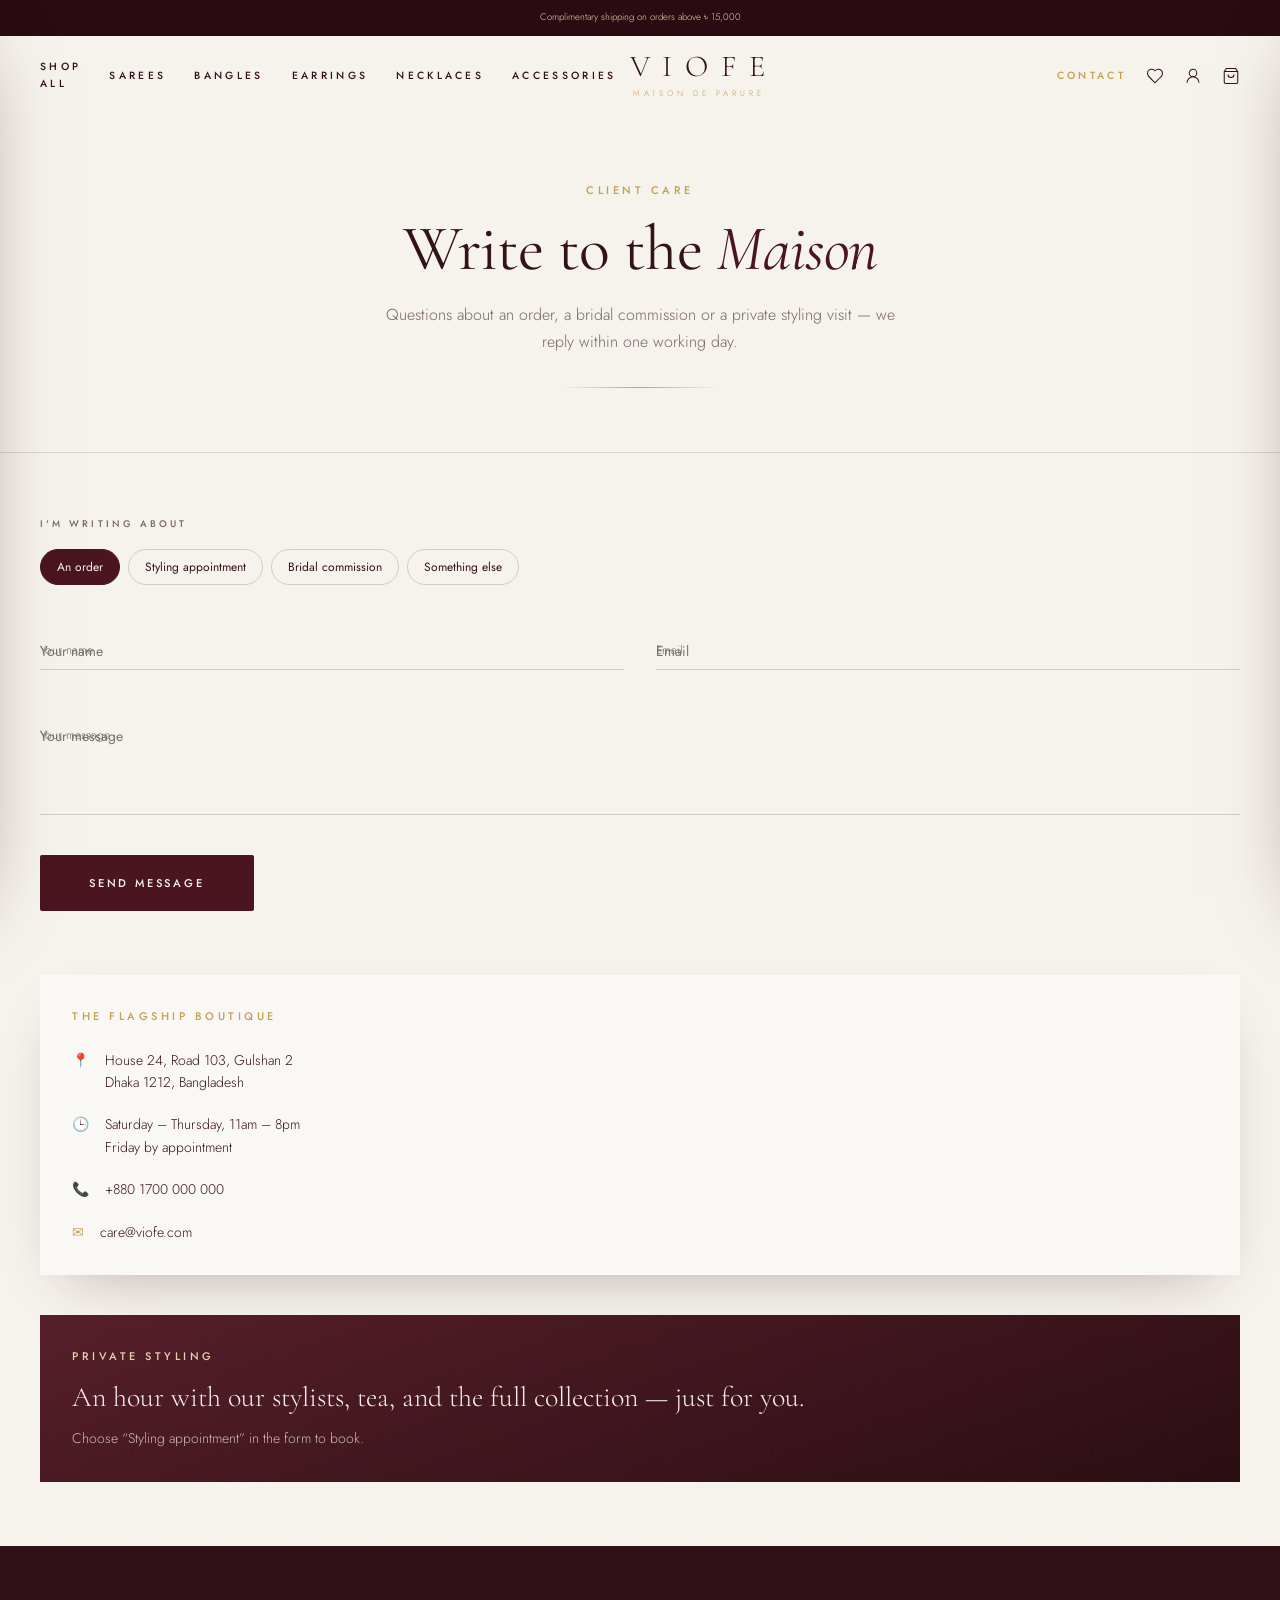
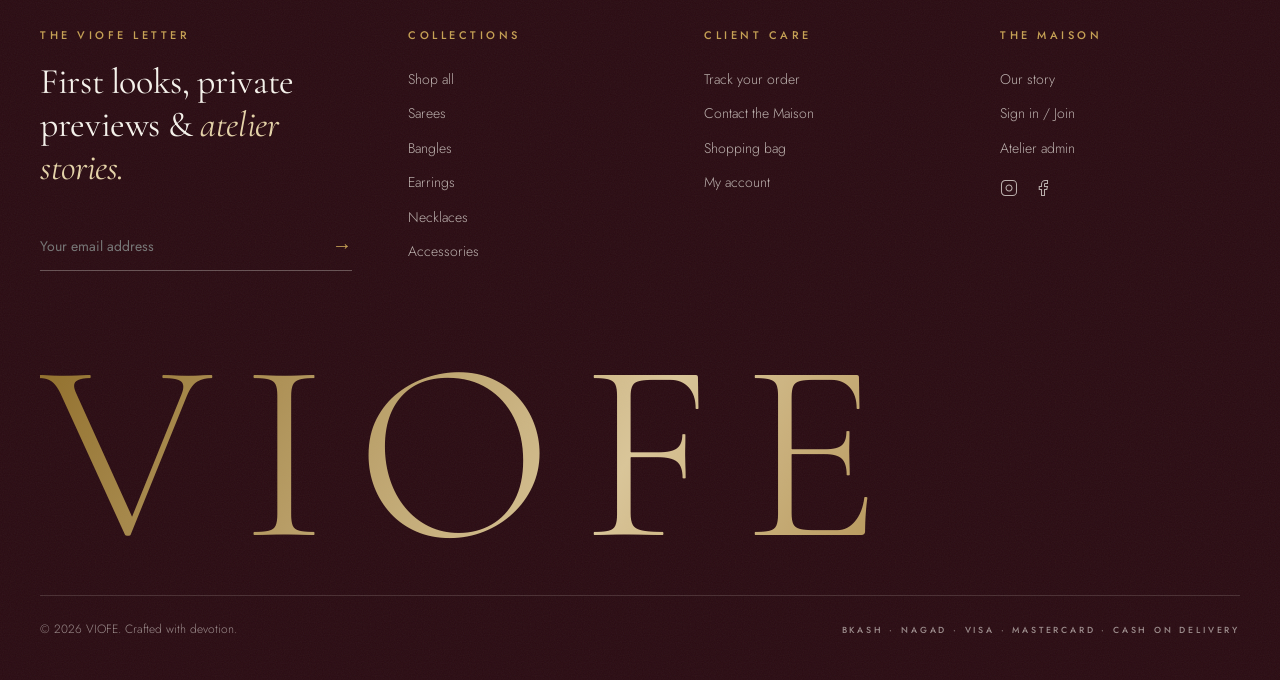
<file: contact.html>
<!DOCTYPE html>
<html lang="en">
<head>
  <meta charset="UTF-8" />
  <meta name="viewport" content="width=device-width, initial-scale=1.0" />
  <title>Contact the Maison — VIOFE</title>
  <meta name="description" content="Reach VIOFE client care, visit our boutique or book a private styling appointment." />
    <link rel="icon" type="image/png" href="favicon.png?v=3" />
  <link rel="icon" href="favicon.ico?v=3" type="image/x-icon" />
  <link rel="apple-touch-icon" href="favicon.png?v=3" />
  <link rel="stylesheet" href="css/style.css" />
</head>
<body>

  <!-- Announcement Bar -->
  <div class="announcement-bar">
    <div class="announcement-item active">Complimentary shipping on orders above ৳ 15,000</div>
    <div class="announcement-item">Every piece arrives in a hand-finished keepsake box</div>
    <div class="announcement-item">The Heirloom Edit — Autumn / Winter 2026 is here</div>
  </div>

  <!-- Header -->
  <header class="site-header">
    <div class="max-w-7xl px-5 site-header-inner">
      <div style="display: flex; align-items: center; gap: 1.75rem;">
        <button class="btn-mobile-menu" aria-label="Open menu">
          <svg viewBox="0 0 24 24" width="22" height="22" stroke="currentColor" stroke-width="1.4" fill="none"><path d="M4 6h16M4 12h16M4 18h16"/></svg>
        </button>
        <nav class="nav-links">
          <a href="shop.html" class="eyebrow link-underline" style="font-size: 0.65rem;">Shop all</a>
          <a href="shop.html?category=sarees" class="eyebrow link-underline" style="font-size: 0.65rem;">Sarees</a>
          <a href="shop.html?category=bangles" class="eyebrow link-underline" style="font-size: 0.65rem;">Bangles</a>
          <a href="shop.html?category=earrings" class="eyebrow link-underline" style="font-size: 0.65rem;">Earrings</a>
          <a href="shop.html?category=necklaces" class="eyebrow link-underline" style="font-size: 0.65rem;">Necklaces</a>
          <a href="shop.html?category=accessories" class="eyebrow link-underline" style="font-size: 0.65rem;">Accessories</a>
        </nav>
      </div>

      <a href="index.html" class="logo" aria-label="VIOFE home">
        <span class="logo-title">VIOFE</span>
        <span class="logo-subtitle">Maison de Parure</span>
      </a>

      <div class="header-actions">
        <a href="about.html" class="eyebrow link-underline" style="font-size: 0.65rem; display: none;" id="hdr-maison">Maison</a>
        <a href="contact.html" class="eyebrow link-underline" style="font-size: 0.65rem; color: var(--gold);" id="hdr-contact">Contact</a>
        <a href="account.html" aria-label="Wishlist" style="position: relative;">
          <svg viewBox="0 0 24 24" width="18" height="18" stroke="currentColor" stroke-width="1.4" fill="none"><path d="M19 14c1.49-1.46 3-3.21 3-5.5A5.5 5.5 0 0 0 16.5 3c-1.76 0-3 .5-4.5 2-1.5-1.5-2.74-2-4.5-2A5.5 5.5 0 0 0 2 8.5c0 2.3 1.5 4.05 3 5.5l7 7Z"/></svg>
          <span class="wishlist-dot" style="display: none;"></span>
        </a>
        <a href="account.html" aria-label="Account">
          <svg viewBox="0 0 24 24" width="18" height="18" stroke="currentColor" stroke-width="1.4" fill="none"><circle cx="12" cy="8" r="5"/><path d="M20 21a8 8 0 0 0-16 0"/></svg>
        </a>
        <button type="button" class="open-cart-btn" aria-label="Shopping Bag" style="position: relative;">
          <svg viewBox="0 0 24 24" width="18" height="18" stroke="currentColor" stroke-width="1.4" fill="none"><path d="M6 2 3 6v14a2 2 0 0 0 2 2h14a2 2 0 0 0 2-2V6l-3-4Z"/><path d="M3 6h18"/><path d="M16 10a4 4 0 0 1-8 0"/></svg>
          <span class="cart-count-badge badge-count" style="transform: scale(0);">0</span>
        </button>
      </div>
    </div>
  </header>

  <!-- Mobile Drawer -->
  <div class="drawer-backdrop" id="mobile-menu-backdrop"></div>
  <aside class="drawer drawer-left" id="mobile-menu-drawer">
    <div class="drawer-header">
      <span class="drawer-title" style="letter-spacing: 0.35em;">VIOFE</span>
      <button class="drawer-close mobile-menu-close" aria-label="Close menu">✕</button>
    </div>
    <div class="drawer-body" style="padding: 0;">
      <nav style="display: flex; flex-direction: column;">
        <a href="shop.html" class="mobile-menu-close" style="border-bottom: 1px solid var(--border); padding: 1.25rem 1.5rem; font-family: var(--font-display); font-size: 1.85rem;">Shop all</a>
        <a href="shop.html?category=sarees" class="mobile-menu-close" style="display: flex; justify-content: space-between; align-items: baseline; border-bottom: 1px solid var(--border); padding: 1.25rem 1.5rem; font-family: var(--font-display); font-size: 1.85rem;">
          <span>Sarees</span> <span class="eyebrow text-gold" style="font-size: 0.6rem;">01</span>
        </a>
        <a href="shop.html?category=bangles" class="mobile-menu-close" style="display: flex; justify-content: space-between; align-items: baseline; border-bottom: 1px solid var(--border); padding: 1.25rem 1.5rem; font-family: var(--font-display); font-size: 1.85rem;">
          <span>Bangles</span> <span class="eyebrow text-gold" style="font-size: 0.6rem;">02</span>
        </a>
        <a href="shop.html?category=earrings" class="mobile-menu-close" style="display: flex; justify-content: space-between; align-items: baseline; border-bottom: 1px solid var(--border); padding: 1.25rem 1.5rem; font-family: var(--font-display); font-size: 1.85rem;">
          <span>Earrings</span> <span class="eyebrow text-gold" style="font-size: 0.6rem;">03</span>
        </a>
        <a href="shop.html?category=necklaces" class="mobile-menu-close" style="display: flex; justify-content: space-between; align-items: baseline; border-bottom: 1px solid var(--border); padding: 1.25rem 1.5rem; font-family: var(--font-display); font-size: 1.85rem;">
          <span>Necklaces</span> <span class="eyebrow text-gold" style="font-size: 0.6rem;">04</span>
        </a>
        <a href="shop.html?category=accessories" class="mobile-menu-close" style="display: flex; justify-content: space-between; align-items: baseline; border-bottom: 1px solid var(--border); padding: 1.25rem 1.5rem; font-family: var(--font-display); font-size: 1.85rem;">
          <span>Accessories</span> <span class="eyebrow text-gold" style="font-size: 0.6rem;">05</span>
        </a>
      </nav>
      <div style="margin-top: 2rem; display: grid; grid-template-columns: 1fr 1fr; gap: 1rem; border-top: 1px solid var(--border); padding: 1.5rem; font-size: 0.875rem;">
        <a href="about.html" class="mobile-menu-close" style="color: var(--muted-foreground);">Our Maison</a>
        <a href="contact.html" class="mobile-menu-close" style="color: var(--muted-foreground);">Contact</a>
        <a href="track-order.html" class="mobile-menu-close" style="color: var(--muted-foreground);">Track order</a>
        <a href="account.html" class="mobile-menu-close" style="color: var(--muted-foreground);">Account</a>
        <a href="login.html" class="mobile-menu-close" style="color: var(--muted-foreground);">Sign in</a>
        <a href="admin.html" class="mobile-menu-close" style="color: var(--muted-foreground);">Admin</a>
      </div>
    </div>
  </aside>

  <!-- Cart Drawer -->
  <div class="drawer-backdrop" id="cart-drawer-backdrop"></div>
  <aside class="drawer drawer-right" id="cart-drawer">
    <div class="drawer-header" style="flex-direction: column; align-items: flex-start; gap: 0.35rem;">
      <div style="display: flex; justify-content: space-between; align-items: center; width: 100%;">
        <span class="drawer-title">Your Bag</span>
        <button class="drawer-close close-cart-btn" aria-label="Close bag">✕</button>
      </div>
      <p id="cart-shipping-desc" style="font-size: 0.75rem; color: var(--muted-foreground);">Nothing here yet.</p>
      <div class="shipping-progress" style="width: 100%;">
        <div class="shipping-progress-bar" id="cart-shipping-bar" style="width: 0%;"></div>
      </div>
    </div>
    <div class="drawer-body" id="cart-drawer-content"></div>
    <div class="drawer-footer" id="cart-drawer-footer" style="display: none;">
      <div style="display: flex; justify-content: space-between; align-items: center; margin-bottom: 1.25rem;">
        <span class="eyebrow" style="color: var(--muted-foreground);">Subtotal</span>
        <span style="font-family: var(--font-display); font-size: 1.75rem; color: var(--primary);" id="cart-drawer-subtotal">৳ 0</span>
      </div>
      <div style="display: grid; grid-template-columns: 1fr 1fr; gap: 0.75rem;">
        <a href="cart.html" class="btn btn-outline-luxe btn-lg" onclick="window.closeCartDrawer()">View bag</a>
        <a href="checkout.html" class="btn btn-luxe btn-lg" onclick="window.closeCartDrawer()">Checkout</a>
      </div>
    </div>
  </aside>

  <main>
    <header class="page-header" style="text-align: center; padding: 4rem 1.25rem; border-bottom: 1px solid var(--border);">
      <p class="eyebrow text-gold animate-fade-up">Client care</p>
      <h1 class="animate-fade-up" style="font-size: clamp(2.5rem, 5vw, 4.5rem); margin-top: 1rem;">
        Write to the <em class="text-primary">Maison</em>
      </h1>
      <p class="animate-fade-up text-muted-foreground" style="margin-top: 1.25rem; max-width: 32rem; margin-inline: auto;">
        Questions about an order, a bridal commission or a private styling visit — we reply within one working day.
      </p>
      <div class="gold-rule animate-fade-up" style="width: 10rem; margin: 2rem auto 0;"></div>
    </header>

    <section class="max-w-7xl px-5 py-16 md:py-24">
      <div style="display: grid; gap: 4rem;" class="lg:grid-cols-[1.3fr_1fr]">
        <!-- Form -->
        <div class="reveal">
          <form id="contact-form" style="display: flex; flex-direction: column; gap: 2rem;">
            <div>
              <p class="eyebrow text-muted-foreground" style="font-size: 0.6rem; margin-bottom: 1rem;">I'm writing about</p>
              <div style="display: flex; flex-wrap: wrap; gap: 0.5rem;" id="topic-buttons">
                <button type="button" class="topic-btn active" data-topic="An order" style="border-radius: 9999px; border: 1px solid var(--primary); background: var(--primary); color: var(--primary-foreground); padding: 0.5rem 1rem; font-size: 0.75rem; cursor: pointer;">An order</button>
                <button type="button" class="topic-btn" data-topic="Styling appointment" style="border-radius: 9999px; border: 1px solid var(--input); background: transparent; color: inherit; padding: 0.5rem 1rem; font-size: 0.75rem; cursor: pointer;">Styling appointment</button>
                <button type="button" class="topic-btn" data-topic="Bridal commission" style="border-radius: 9999px; border: 1px solid var(--input); background: transparent; color: inherit; padding: 0.5rem 1rem; font-size: 0.75rem; cursor: pointer;">Bridal commission</button>
                <button type="button" class="topic-btn" data-topic="Something else" style="border-radius: 9999px; border: 1px solid var(--input); background: transparent; color: inherit; padding: 0.5rem 1rem; font-size: 0.75rem; cursor: pointer;">Something else</button>
              </div>
            </div>

            <div style="display: grid; gap: 2rem;" class="md:grid-cols-2">
              <div class="field-group">
                <input type="text" id="c-name" class="field-input" placeholder="Your name" required />
                <label class="field-label" for="c-name">Your name</label>
              </div>
              <div class="field-group">
                <input type="email" id="c-email" class="field-input" placeholder="Email" required />
                <label class="field-label" for="c-email">Email</label>
              </div>
            </div>

            <div class="field-group">
              <textarea id="c-msg" rows="4" class="field-input" placeholder="Your message" style="resize: none;" required></textarea>
              <label class="field-label" for="c-msg">Your message</label>
            </div>

            <div>
              <button type="submit" class="btn btn-luxe btn-xl">Send message</button>
            </div>
          </form>
        </div>

        <!-- Boutique Info -->
        <div class="reveal" style="display: flex; flex-direction: column; gap: 2.5rem; transition-delay: 150ms;">
          <div class="bg-ivory shadow-soft" style="padding: 2rem;">
            <p class="eyebrow text-gold">The flagship boutique</p>
            <ul style="list-style: none; margin-top: 1.5rem; display: flex; flex-direction: column; gap: 1.25rem; font-size: 0.875rem;">
              <li style="display: flex; gap: 1rem;">
                <span style="color: var(--gold);">📍</span>
                <span>House 24, Road 103, Gulshan 2<br />Dhaka 1212, Bangladesh</span>
              </li>
              <li style="display: flex; gap: 1rem;">
                <span style="color: var(--gold);">🕒</span>
                <span>Saturday – Thursday, 11am – 8pm<br />Friday by appointment</span>
              </li>
              <li style="display: flex; gap: 1rem;">
                <span style="color: var(--gold);">📞</span>
                <span>+880 1700 000 000</span>
              </li>
              <li style="display: flex; gap: 1rem;">
                <span style="color: var(--gold);">✉</span>
                <span>care@viofe.com</span>
              </li>
            </ul>
          </div>

          <div class="bg-maroon-gradient grain" style="position: relative; padding: 2rem; color: var(--primary-foreground);">
            <p class="eyebrow text-gold-soft">Private styling</p>
            <p style="font-family: var(--font-display); font-size: 1.75rem; line-height: 1.2; margin-top: 1rem;">
              An hour with our stylists, tea, and the full collection — just for you.
            </p>
            <p style="margin-top: 0.75rem; font-size: 0.875rem; color: rgba(246, 243, 236, 0.75);">
              Choose “Styling appointment” in the form to book.
            </p>
          </div>
        </div>
      </div>
    </section>
  </main>

  <!-- Footer -->
  <footer class="site-footer grain">
    <div class="max-w-7xl px-5">
      <div class="footer-grid">
        <div>
          <p class="eyebrow text-gold">The VIOFE Letter</p>
          <h3 style="font-size: 2.25rem; margin-top: 1rem; line-height: 1.2;">
            First looks, private previews &amp; <em class="text-gold-soft">atelier stories.</em>
          </h3>
          <form id="footer-newsletter-form" style="margin-top: 2rem; display: flex; align-items: center; border-bottom: 1px solid rgba(246, 243, 236, 0.3); max-width: 24rem;">
            <input type="email" placeholder="Your email address" aria-label="Email address" required style="height: 3rem; flex: 1; background: transparent; border: none; font-size: 0.875rem; color: white; outline: none;" />
            <button type="submit" aria-label="Subscribe" style="background: none; border: none; color: var(--gold); cursor: pointer; font-size: 1.25rem;">→</button>
          </form>
        </div>

        <div>
          <p class="eyebrow text-gold">Collections</p>
          <ul style="list-style: none; margin-top: 1.5rem; display: flex; flex-direction: column; gap: 0.75rem; font-size: 0.875rem;">
            <li><a href="shop.html" class="link-underline" style="color: rgba(246, 243, 236, 0.7);">Shop all</a></li>
            <li><a href="shop.html?category=sarees" class="link-underline" style="color: rgba(246, 243, 236, 0.7);">Sarees</a></li>
            <li><a href="shop.html?category=bangles" class="link-underline" style="color: rgba(246, 243, 236, 0.7);">Bangles</a></li>
            <li><a href="shop.html?category=earrings" class="link-underline" style="color: rgba(246, 243, 236, 0.7);">Earrings</a></li>
            <li><a href="shop.html?category=necklaces" class="link-underline" style="color: rgba(246, 243, 236, 0.7);">Necklaces</a></li>
            <li><a href="shop.html?category=accessories" class="link-underline" style="color: rgba(246, 243, 236, 0.7);">Accessories</a></li>
          </ul>
        </div>

        <div>
          <p class="eyebrow text-gold">Client care</p>
          <ul style="list-style: none; margin-top: 1.5rem; display: flex; flex-direction: column; gap: 0.75rem; font-size: 0.875rem;">
            <li><a href="track-order.html" class="link-underline" style="color: rgba(246, 243, 236, 0.7);">Track your order</a></li>
            <li><a href="contact.html" class="link-underline" style="color: rgba(246, 243, 236, 0.7);">Contact the Maison</a></li>
            <li><a href="cart.html" class="link-underline" style="color: rgba(246, 243, 236, 0.7);">Shopping bag</a></li>
            <li><a href="account.html" class="link-underline" style="color: rgba(246, 243, 236, 0.7);">My account</a></li>
          </ul>
        </div>

        <div>
          <p class="eyebrow text-gold">The Maison</p>
          <ul style="list-style: none; margin-top: 1.5rem; display: flex; flex-direction: column; gap: 0.75rem; font-size: 0.875rem;">
            <li><a href="about.html" class="link-underline" style="color: rgba(246, 243, 236, 0.7);">Our story</a></li>
            <li><a href="login.html" class="link-underline" style="color: rgba(246, 243, 236, 0.7);">Sign in / Join</a></li>
            <li><a href="admin.html" class="link-underline" style="color: rgba(246, 243, 236, 0.7);">Atelier admin</a></li>
            <li style="display: flex; gap: 1rem; padding-top: 0.5rem;">
              <a href="https://instagram.com" target="_blank" rel="noreferrer" aria-label="Instagram" style="color: rgba(246, 243, 236, 0.7);">
                <svg viewBox="0 0 24 24" width="18" height="18" stroke="currentColor" stroke-width="1.4" fill="none"><rect width="20" height="20" x="2" y="2" rx="5" ry="5"/><path d="M16 11.37A4 4 0 1 1 12.63 8 4 4 0 0 1 16 11.37z"/><line x1="17.5" x2="17.51" y1="6.5" y2="6.5"/></svg>
              </a>
              <a href="https://facebook.com" target="_blank" rel="noreferrer" aria-label="Facebook" style="color: rgba(246, 243, 236, 0.7);">
                <svg viewBox="0 0 24 24" width="18" height="18" stroke="currentColor" stroke-width="1.4" fill="none"><path d="M18 2h-3a5 5 0 0 0-5 5v3H7v4h3v8h4v-8h3l1-4h-4V7a1 1 0 0 1 1-1h3z"/></svg>
              </a>
            </li>
          </ul>
        </div>
      </div>

      <p aria-hidden="true" class="footer-giant-title text-gold-gradient">
        VIOFE
      </p>

      <div style="margin-top: 2.5rem; display: flex; flex-direction: column; justify-content: space-between; align-items: center; gap: 1rem; border-top: 1px solid rgba(246, 243, 236, 0.15); padding-top: 1.5rem; font-size: 0.75rem; color: rgba(246, 243, 236, 0.55);" class="md:flex-row">
        <p>© 2026 VIOFE. Crafted with devotion.</p>
        <p class="eyebrow" style="font-size: 0.55rem;">bKash · Nagad · Visa · Mastercard · Cash on delivery</p>
      </div>
    </div>
  </footer>

  <script src="js/viofe.js"></script>
  <script>
    (function () {
      const V = window.VIOFE;
      if (!V) return;

      document.querySelectorAll(".topic-btn").forEach((btn) => {
        btn.addEventListener("click", () => {
          document.querySelectorAll(".topic-btn").forEach((b) => {
            b.style.border = "1px solid var(--border)";
            b.style.background = "transparent";
            b.style.color = "var(--muted-foreground)";
          });
          btn.style.border = "1px solid var(--primary)";
          btn.style.background = "var(--primary)";
          btn.style.color = "var(--primary-foreground)";
        });
      });

      const form = document.getElementById("contact-form");
      if (form) {
        form.onsubmit = (e) => {
          e.preventDefault();
          V.showToast("Letter received", "A client concierge will reply within one business day.");
          form.reset();
        };
      }
    })();
  </script>
</body>
</html>
</file>
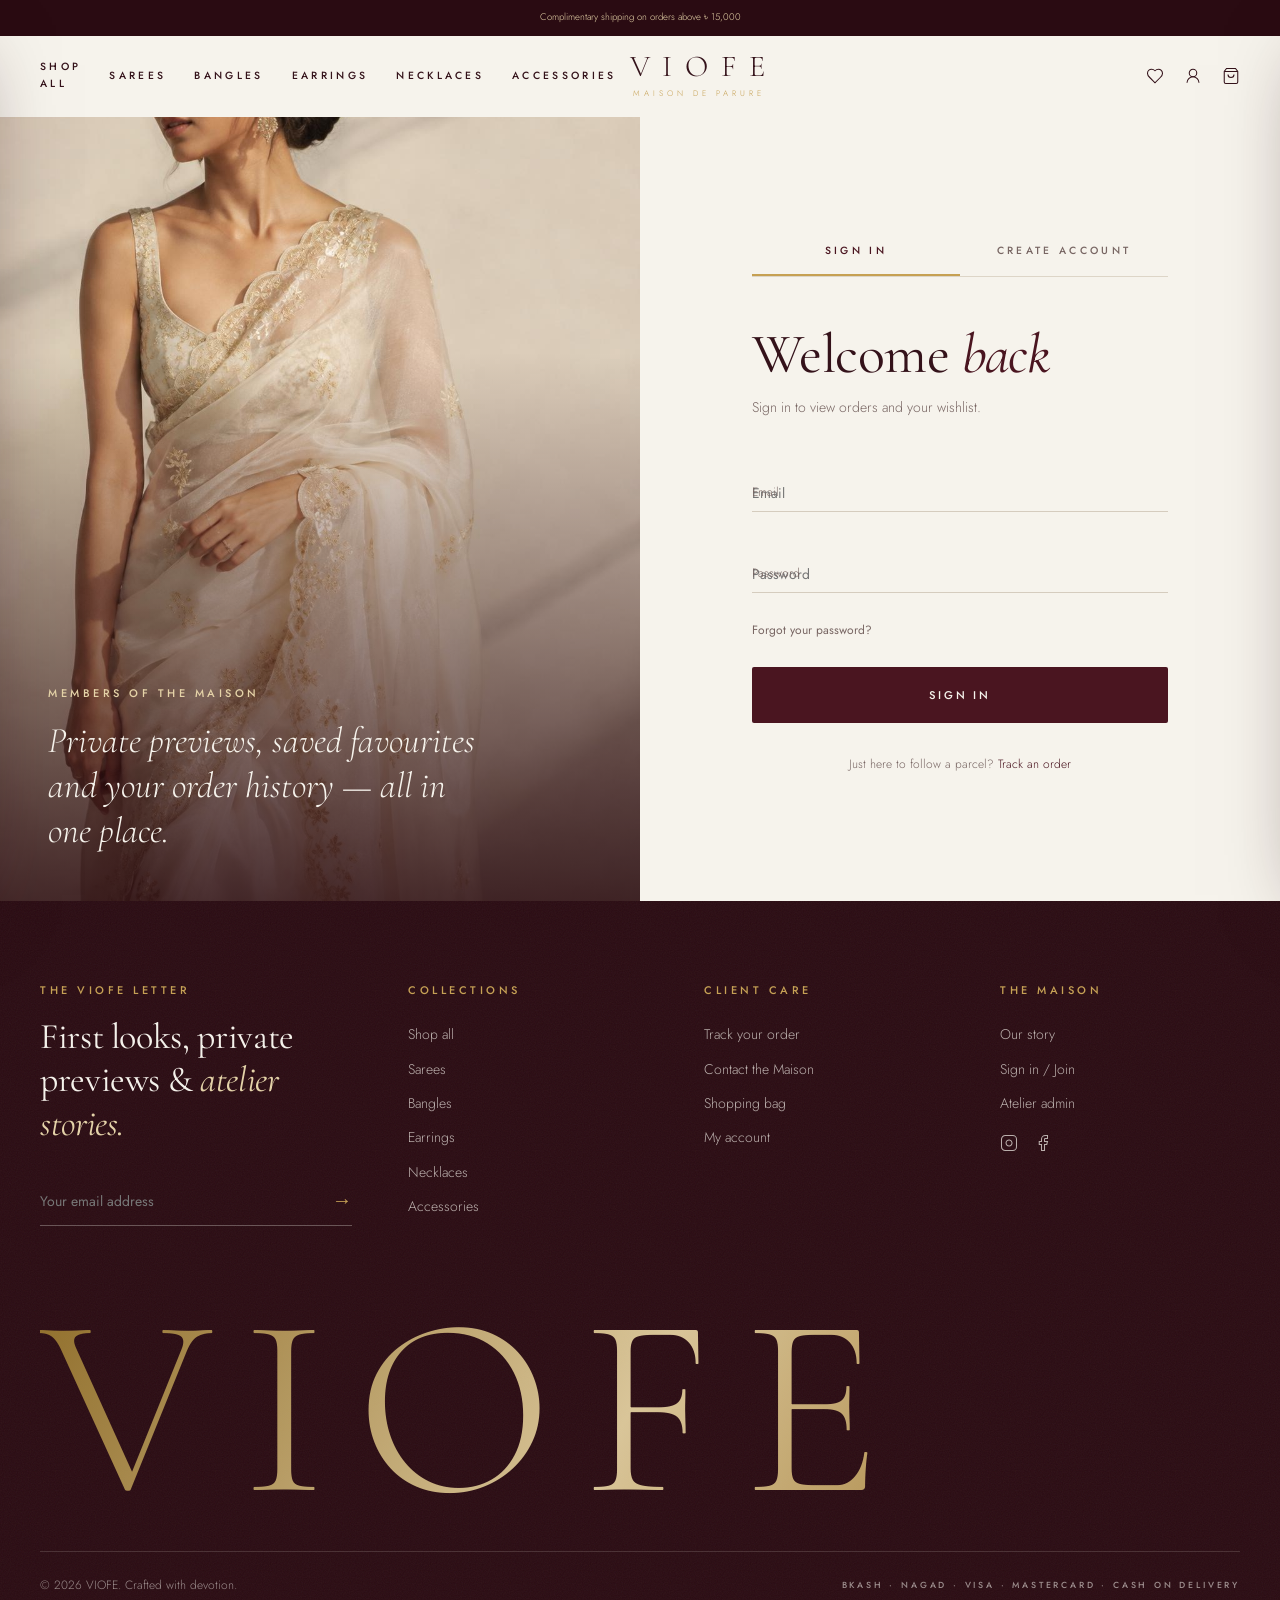
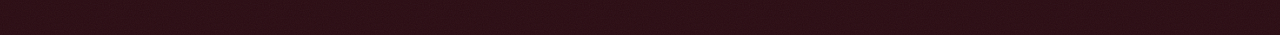
<file: login.html>
<!DOCTYPE html>
<html lang="en">
<head>
  <meta charset="UTF-8" />
  <meta name="viewport" content="width=device-width, initial-scale=1.0" />
  <title>Sign In or Join — VIOFE</title>
  <meta name="description" content="Sign in to your VIOFE account or join the Maison for private previews." />
    <link rel="icon" type="image/png" href="favicon.png?v=3" />
  <link rel="icon" href="favicon.ico?v=3" type="image/x-icon" />
  <link rel="apple-touch-icon" href="favicon.png?v=3" />
  <link rel="stylesheet" href="css/style.css" />
</head>
<body>

  <!-- Announcement Bar -->
  <div class="announcement-bar">
    <div class="announcement-item active">Complimentary shipping on orders above ৳ 15,000</div>
    <div class="announcement-item">Every piece arrives in a hand-finished keepsake box</div>
    <div class="announcement-item">The Heirloom Edit — Autumn / Winter 2026 is here</div>
  </div>

  <!-- Header -->
  <header class="site-header">
    <div class="max-w-7xl px-5 site-header-inner">
      <div style="display: flex; align-items: center; gap: 1.75rem;">
        <button class="btn-mobile-menu" aria-label="Open menu">
          <svg viewBox="0 0 24 24" width="22" height="22" stroke="currentColor" stroke-width="1.4" fill="none"><path d="M4 6h16M4 12h16M4 18h16"/></svg>
        </button>
        <nav class="nav-links">
          <a href="shop.html" class="eyebrow link-underline" style="font-size: 0.65rem;">Shop all</a>
          <a href="shop.html?category=sarees" class="eyebrow link-underline" style="font-size: 0.65rem;">Sarees</a>
          <a href="shop.html?category=bangles" class="eyebrow link-underline" style="font-size: 0.65rem;">Bangles</a>
          <a href="shop.html?category=earrings" class="eyebrow link-underline" style="font-size: 0.65rem;">Earrings</a>
          <a href="shop.html?category=necklaces" class="eyebrow link-underline" style="font-size: 0.65rem;">Necklaces</a>
          <a href="shop.html?category=accessories" class="eyebrow link-underline" style="font-size: 0.65rem;">Accessories</a>
        </nav>
      </div>

      <a href="index.html" class="logo" aria-label="VIOFE home">
        <span class="logo-title">VIOFE</span>
        <span class="logo-subtitle">Maison de Parure</span>
      </a>

      <div class="header-actions">
        <a href="about.html" class="eyebrow link-underline" style="font-size: 0.65rem; display: none;" id="hdr-maison">Maison</a>
        <a href="contact.html" class="eyebrow link-underline" style="font-size: 0.65rem; display: none;" id="hdr-contact">Contact</a>
        <a href="account.html" aria-label="Wishlist" style="position: relative;">
          <svg viewBox="0 0 24 24" width="18" height="18" stroke="currentColor" stroke-width="1.4" fill="none"><path d="M19 14c1.49-1.46 3-3.21 3-5.5A5.5 5.5 0 0 0 16.5 3c-1.76 0-3 .5-4.5 2-1.5-1.5-2.74-2-4.5-2A5.5 5.5 0 0 0 2 8.5c0 2.3 1.5 4.05 3 5.5l7 7Z"/></svg>
          <span class="wishlist-dot" style="display: none;"></span>
        </a>
        <a href="account.html" aria-label="Account">
          <svg viewBox="0 0 24 24" width="18" height="18" stroke="currentColor" stroke-width="1.4" fill="none"><circle cx="12" cy="8" r="5"/><path d="M20 21a8 8 0 0 0-16 0"/></svg>
        </a>
        <button type="button" class="open-cart-btn" aria-label="Shopping Bag" style="position: relative;">
          <svg viewBox="0 0 24 24" width="18" height="18" stroke="currentColor" stroke-width="1.4" fill="none"><path d="M6 2 3 6v14a2 2 0 0 0 2 2h14a2 2 0 0 0 2-2V6l-3-4Z"/><path d="M3 6h18"/><path d="M16 10a4 4 0 0 1-8 0"/></svg>
          <span class="cart-count-badge badge-count" style="transform: scale(0);">0</span>
        </button>
      </div>
    </div>
  </header>

  <!-- Mobile Drawer -->
  <div class="drawer-backdrop" id="mobile-menu-backdrop"></div>
  <aside class="drawer drawer-left" id="mobile-menu-drawer">
    <div class="drawer-header">
      <span class="drawer-title" style="letter-spacing: 0.35em;">VIOFE</span>
      <button class="drawer-close mobile-menu-close" aria-label="Close menu">✕</button>
    </div>
    <div class="drawer-body" style="padding: 0;">
      <nav style="display: flex; flex-direction: column;">
        <a href="shop.html" class="mobile-menu-close" style="border-bottom: 1px solid var(--border); padding: 1.25rem 1.5rem; font-family: var(--font-display); font-size: 1.85rem;">Shop all</a>
        <a href="shop.html?category=sarees" class="mobile-menu-close" style="display: flex; justify-content: space-between; align-items: baseline; border-bottom: 1px solid var(--border); padding: 1.25rem 1.5rem; font-family: var(--font-display); font-size: 1.85rem;">
          <span>Sarees</span> <span class="eyebrow text-gold" style="font-size: 0.6rem;">01</span>
        </a>
        <a href="shop.html?category=bangles" class="mobile-menu-close" style="display: flex; justify-content: space-between; align-items: baseline; border-bottom: 1px solid var(--border); padding: 1.25rem 1.5rem; font-family: var(--font-display); font-size: 1.85rem;">
          <span>Bangles</span> <span class="eyebrow text-gold" style="font-size: 0.6rem;">02</span>
        </a>
        <a href="shop.html?category=earrings" class="mobile-menu-close" style="display: flex; justify-content: space-between; align-items: baseline; border-bottom: 1px solid var(--border); padding: 1.25rem 1.5rem; font-family: var(--font-display); font-size: 1.85rem;">
          <span>Earrings</span> <span class="eyebrow text-gold" style="font-size: 0.6rem;">03</span>
        </a>
        <a href="shop.html?category=necklaces" class="mobile-menu-close" style="display: flex; justify-content: space-between; align-items: baseline; border-bottom: 1px solid var(--border); padding: 1.25rem 1.5rem; font-family: var(--font-display); font-size: 1.85rem;">
          <span>Necklaces</span> <span class="eyebrow text-gold" style="font-size: 0.6rem;">04</span>
        </a>
        <a href="shop.html?category=accessories" class="mobile-menu-close" style="display: flex; justify-content: space-between; align-items: baseline; border-bottom: 1px solid var(--border); padding: 1.25rem 1.5rem; font-family: var(--font-display); font-size: 1.85rem;">
          <span>Accessories</span> <span class="eyebrow text-gold" style="font-size: 0.6rem;">05</span>
        </a>
      </nav>
      <div style="margin-top: 2rem; display: grid; grid-template-columns: 1fr 1fr; gap: 1rem; border-top: 1px solid var(--border); padding: 1.5rem; font-size: 0.875rem;">
        <a href="about.html" class="mobile-menu-close" style="color: var(--muted-foreground);">Our Maison</a>
        <a href="contact.html" class="mobile-menu-close" style="color: var(--muted-foreground);">Contact</a>
        <a href="track-order.html" class="mobile-menu-close" style="color: var(--muted-foreground);">Track order</a>
        <a href="account.html" class="mobile-menu-close" style="color: var(--muted-foreground);">Account</a>
        <a href="login.html" class="mobile-menu-close" style="color: var(--muted-foreground);">Sign in</a>
        <a href="admin.html" class="mobile-menu-close" style="color: var(--muted-foreground);">Admin</a>
      </div>
    </div>
  </aside>

  <!-- Cart Drawer -->
  <div class="drawer-backdrop" id="cart-drawer-backdrop"></div>
  <aside class="drawer drawer-right" id="cart-drawer">
    <div class="drawer-header" style="flex-direction: column; align-items: flex-start; gap: 0.35rem;">
      <div style="display: flex; justify-content: space-between; align-items: center; width: 100%;">
        <span class="drawer-title">Your Bag</span>
        <button class="drawer-close close-cart-btn" aria-label="Close bag">✕</button>
      </div>
      <p id="cart-shipping-desc" style="font-size: 0.75rem; color: var(--muted-foreground);">Nothing here yet.</p>
      <div class="shipping-progress" style="width: 100%;">
        <div class="shipping-progress-bar" id="cart-shipping-bar" style="width: 0%;"></div>
      </div>
    </div>
    <div class="drawer-body" id="cart-drawer-content"></div>
    <div class="drawer-footer" id="cart-drawer-footer" style="display: none;">
      <div style="display: flex; justify-content: space-between; align-items: center; margin-bottom: 1.25rem;">
        <span class="eyebrow" style="color: var(--muted-foreground);">Subtotal</span>
        <span style="font-family: var(--font-display); font-size: 1.75rem; color: var(--primary);" id="cart-drawer-subtotal">৳ 0</span>
      </div>
      <div style="display: grid; grid-template-columns: 1fr 1fr; gap: 0.75rem;">
        <a href="cart.html" class="btn btn-outline-luxe btn-lg" onclick="window.closeCartDrawer()">View bag</a>
        <a href="checkout.html" class="btn btn-luxe btn-lg" onclick="window.closeCartDrawer()">Checkout</a>
      </div>
    </div>
  </aside>

  <main>
    <section style="display: grid; min-height: calc(100vh - 7.25rem);" class="lg:grid-cols-2">
      <!-- Left image banner -->
      <div style="position: relative; overflow: hidden; display: none;" class="lg:block">
        <img src="assets/saree-ivory.jpg" alt="Model in the Noor organza saree" class="animate-ken-burns" style="position: absolute; inset: 0; width: 100%; height: 100%; object-fit: cover;" />
        <div class="bg-veil" style="position: absolute; inset: 0;"></div>
        <div style="position: absolute; inset-inline: 3rem; bottom: 3rem; color: var(--primary-foreground);">
          <p class="eyebrow text-gold-soft">Members of the Maison</p>
          <p style="font-family: var(--font-display); font-size: 2.25rem; font-style: italic; line-height: 1.25; margin-top: 1rem; max-width: 28rem;">
            Private previews, saved favourites and your order history — all in one place.
          </p>
        </div>
      </div>

      <!-- Right Form Box -->
      <div style="display: flex; align-items: center; justify-content: center; padding: 4rem 1.25rem;">
        <div style="width: 100%; max-width: 26rem;">
          <!-- Tabs -->
          <div style="display: flex; border-bottom: 1px solid var(--border);">
            <button class="eyebrow login-tab active" data-mode="in" style="flex: 1; padding-bottom: 1rem; font-size: 0.65rem; background: none; border: none; cursor: pointer; color: var(--primary); border-bottom: 2px solid var(--gold);">
              Sign in
            </button>
            <button class="eyebrow login-tab" data-mode="up" style="flex: 1; padding-bottom: 1rem; font-size: 0.65rem; background: none; border: none; cursor: pointer; color: var(--muted-foreground); border-bottom: 2px solid transparent;">
              Create account
            </button>
          </div>

          <h1 id="login-title" class="animate-fade-up" style="font-size: clamp(2.5rem, 5vw, 3.5rem); margin-top: 3rem;">
            Welcome <em class="text-primary">back</em>
          </h1>
          <p id="login-subtitle" class="text-muted-foreground" style="font-size: 0.875rem; margin-top: 0.75rem;">
            Sign in to view orders and your wishlist.
          </p>

          <form id="auth-form" style="margin-top: 2.5rem; display: flex; flex-direction: column; gap: 1.75rem;">
            <div class="field-group" id="group-name" style="display: none;">
              <input type="text" id="a-name" class="field-input" placeholder="Full name" />
              <label class="field-label" for="a-name">Full name</label>
            </div>
            <div class="field-group">
              <input type="email" id="a-email" class="field-input" placeholder="Email" required />
              <label class="field-label" for="a-email">Email</label>
            </div>
            <div class="field-group">
              <input type="password" id="a-password" class="field-input" placeholder="Password" minlength="6" required />
              <label class="field-label" for="a-password">Password</label>
            </div>

            <button type="button" id="btn-forgot-pw" class="link-underline" style="align-self: flex-start; background: none; border: none; font-size: 0.75rem; color: var(--muted-foreground); cursor: pointer;">
              Forgot your password?
            </button>

            <button type="submit" id="btn-submit-auth" class="btn btn-luxe btn-xl" style="width: 100%;">
              Sign in
            </button>
          </form>

          <p style="text-align: center; font-size: 0.75rem; color: var(--muted-foreground); margin-top: 2rem;">
            Just here to follow a parcel? <a href="track-order.html" class="link-underline text-primary">Track an order</a>
          </p>
        </div>
      </div>
    </section>
  </main>

  <!-- Footer -->
  <footer class="site-footer grain">
    <div class="max-w-7xl px-5">
      <div class="footer-grid">
        <div>
          <p class="eyebrow text-gold">The VIOFE Letter</p>
          <h3 style="font-size: 2.25rem; margin-top: 1rem; line-height: 1.2;">
            First looks, private previews &amp; <em class="text-gold-soft">atelier stories.</em>
          </h3>
          <form id="footer-newsletter-form" style="margin-top: 2rem; display: flex; align-items: center; border-bottom: 1px solid rgba(246, 243, 236, 0.3); max-width: 24rem;">
            <input type="email" placeholder="Your email address" aria-label="Email address" required style="height: 3rem; flex: 1; background: transparent; border: none; font-size: 0.875rem; color: white; outline: none;" />
            <button type="submit" aria-label="Subscribe" style="background: none; border: none; color: var(--gold); cursor: pointer; font-size: 1.25rem;">→</button>
          </form>
        </div>

        <div>
          <p class="eyebrow text-gold">Collections</p>
          <ul style="list-style: none; margin-top: 1.5rem; display: flex; flex-direction: column; gap: 0.75rem; font-size: 0.875rem;">
            <li><a href="shop.html" class="link-underline" style="color: rgba(246, 243, 236, 0.7);">Shop all</a></li>
            <li><a href="shop.html?category=sarees" class="link-underline" style="color: rgba(246, 243, 236, 0.7);">Sarees</a></li>
            <li><a href="shop.html?category=bangles" class="link-underline" style="color: rgba(246, 243, 236, 0.7);">Bangles</a></li>
            <li><a href="shop.html?category=earrings" class="link-underline" style="color: rgba(246, 243, 236, 0.7);">Earrings</a></li>
            <li><a href="shop.html?category=necklaces" class="link-underline" style="color: rgba(246, 243, 236, 0.7);">Necklaces</a></li>
            <li><a href="shop.html?category=accessories" class="link-underline" style="color: rgba(246, 243, 236, 0.7);">Accessories</a></li>
          </ul>
        </div>

        <div>
          <p class="eyebrow text-gold">Client care</p>
          <ul style="list-style: none; margin-top: 1.5rem; display: flex; flex-direction: column; gap: 0.75rem; font-size: 0.875rem;">
            <li><a href="track-order.html" class="link-underline" style="color: rgba(246, 243, 236, 0.7);">Track your order</a></li>
            <li><a href="contact.html" class="link-underline" style="color: rgba(246, 243, 236, 0.7);">Contact the Maison</a></li>
            <li><a href="cart.html" class="link-underline" style="color: rgba(246, 243, 236, 0.7);">Shopping bag</a></li>
            <li><a href="account.html" class="link-underline" style="color: rgba(246, 243, 236, 0.7);">My account</a></li>
          </ul>
        </div>

        <div>
          <p class="eyebrow text-gold">The Maison</p>
          <ul style="list-style: none; margin-top: 1.5rem; display: flex; flex-direction: column; gap: 0.75rem; font-size: 0.875rem;">
            <li><a href="about.html" class="link-underline" style="color: rgba(246, 243, 236, 0.7);">Our story</a></li>
            <li><a href="login.html" class="link-underline" style="color: rgba(246, 243, 236, 0.7);">Sign in / Join</a></li>
            <li><a href="admin.html" class="link-underline" style="color: rgba(246, 243, 236, 0.7);">Atelier admin</a></li>
            <li style="display: flex; gap: 1rem; padding-top: 0.5rem;">
              <a href="https://instagram.com" target="_blank" rel="noreferrer" aria-label="Instagram" style="color: rgba(246, 243, 236, 0.7);">
                <svg viewBox="0 0 24 24" width="18" height="18" stroke="currentColor" stroke-width="1.4" fill="none"><rect width="20" height="20" x="2" y="2" rx="5" ry="5"/><path d="M16 11.37A4 4 0 1 1 12.63 8 4 4 0 0 1 16 11.37z"/><line x1="17.5" x2="17.51" y1="6.5" y2="6.5"/></svg>
              </a>
              <a href="https://facebook.com" target="_blank" rel="noreferrer" aria-label="Facebook" style="color: rgba(246, 243, 236, 0.7);">
                <svg viewBox="0 0 24 24" width="18" height="18" stroke="currentColor" stroke-width="1.4" fill="none"><path d="M18 2h-3a5 5 0 0 0-5 5v3H7v4h3v8h4v-8h3l1-4h-4V7a1 1 0 0 1 1-1h3z"/></svg>
              </a>
            </li>
          </ul>
        </div>
      </div>

      <p aria-hidden="true" class="footer-giant-title text-gold-gradient">
        VIOFE
      </p>

      <div style="margin-top: 2.5rem; display: flex; flex-direction: column; justify-content: space-between; align-items: center; gap: 1rem; border-top: 1px solid rgba(246, 243, 236, 0.15); padding-top: 1.5rem; font-size: 0.75rem; color: rgba(246, 243, 236, 0.55);" class="md:flex-row">
        <p>© 2026 VIOFE. Crafted with devotion.</p>
        <p class="eyebrow" style="font-size: 0.55rem;">bKash · Nagad · Visa · Mastercard · Cash on delivery</p>
      </div>
    </div>
  </footer>

  <script src="js/viofe.js"></script>
  <script>
    (function () {
      const V = window.VIOFE;
      if (!V) return;

      let mode = "in";
      const titleEl = document.getElementById("login-title");
      const subEl = document.getElementById("login-sub");
      const nameGroup = document.getElementById("group-name");
      const submitBtn = document.getElementById("btn-auth-submit");
      const toggleBtn = document.getElementById("btn-toggle-auth-mode");

      function updateUI() {
        if (mode === "in") {
          titleEl.innerHTML = 'Sign <em class="text-primary">in</em>';
          subEl.textContent = "Welcome back to your private salon.";
          nameGroup.style.display = "none";
          submitBtn.textContent = "Sign in to the Maison";
          toggleBtn.textContent = "New here? Create your account";
        } else {
          titleEl.innerHTML = 'Create <em class="text-primary">account</em>';
          subEl.textContent = "Join the VIOFE circle for private previews & atelier letters.";
          nameGroup.style.display = "block";
          submitBtn.textContent = "Join the Maison";
          toggleBtn.textContent = "Already have an account? Sign in";
        }
      }

      toggleBtn?.addEventListener("click", () => {
        mode = mode === "in" ? "up" : "in";
        updateUI();
      });

      const form = document.getElementById("auth-form");
      form?.addEventListener("submit", (e) => {
        e.preventDefault();
        const data = new FormData(form);
        const email = data.get("email");
        const name = mode === "up" ? data.get("name") : (email.split("@")[0] || "Patron");

        V.setUser({ email, name });
        V.showToast("Welcome", `Signed in as ${name}`);
        setTimeout(() => {
          window.location.href = "account.html";
        }, 500);
      });
    })();
  </script>
</body>
</html>
</file>
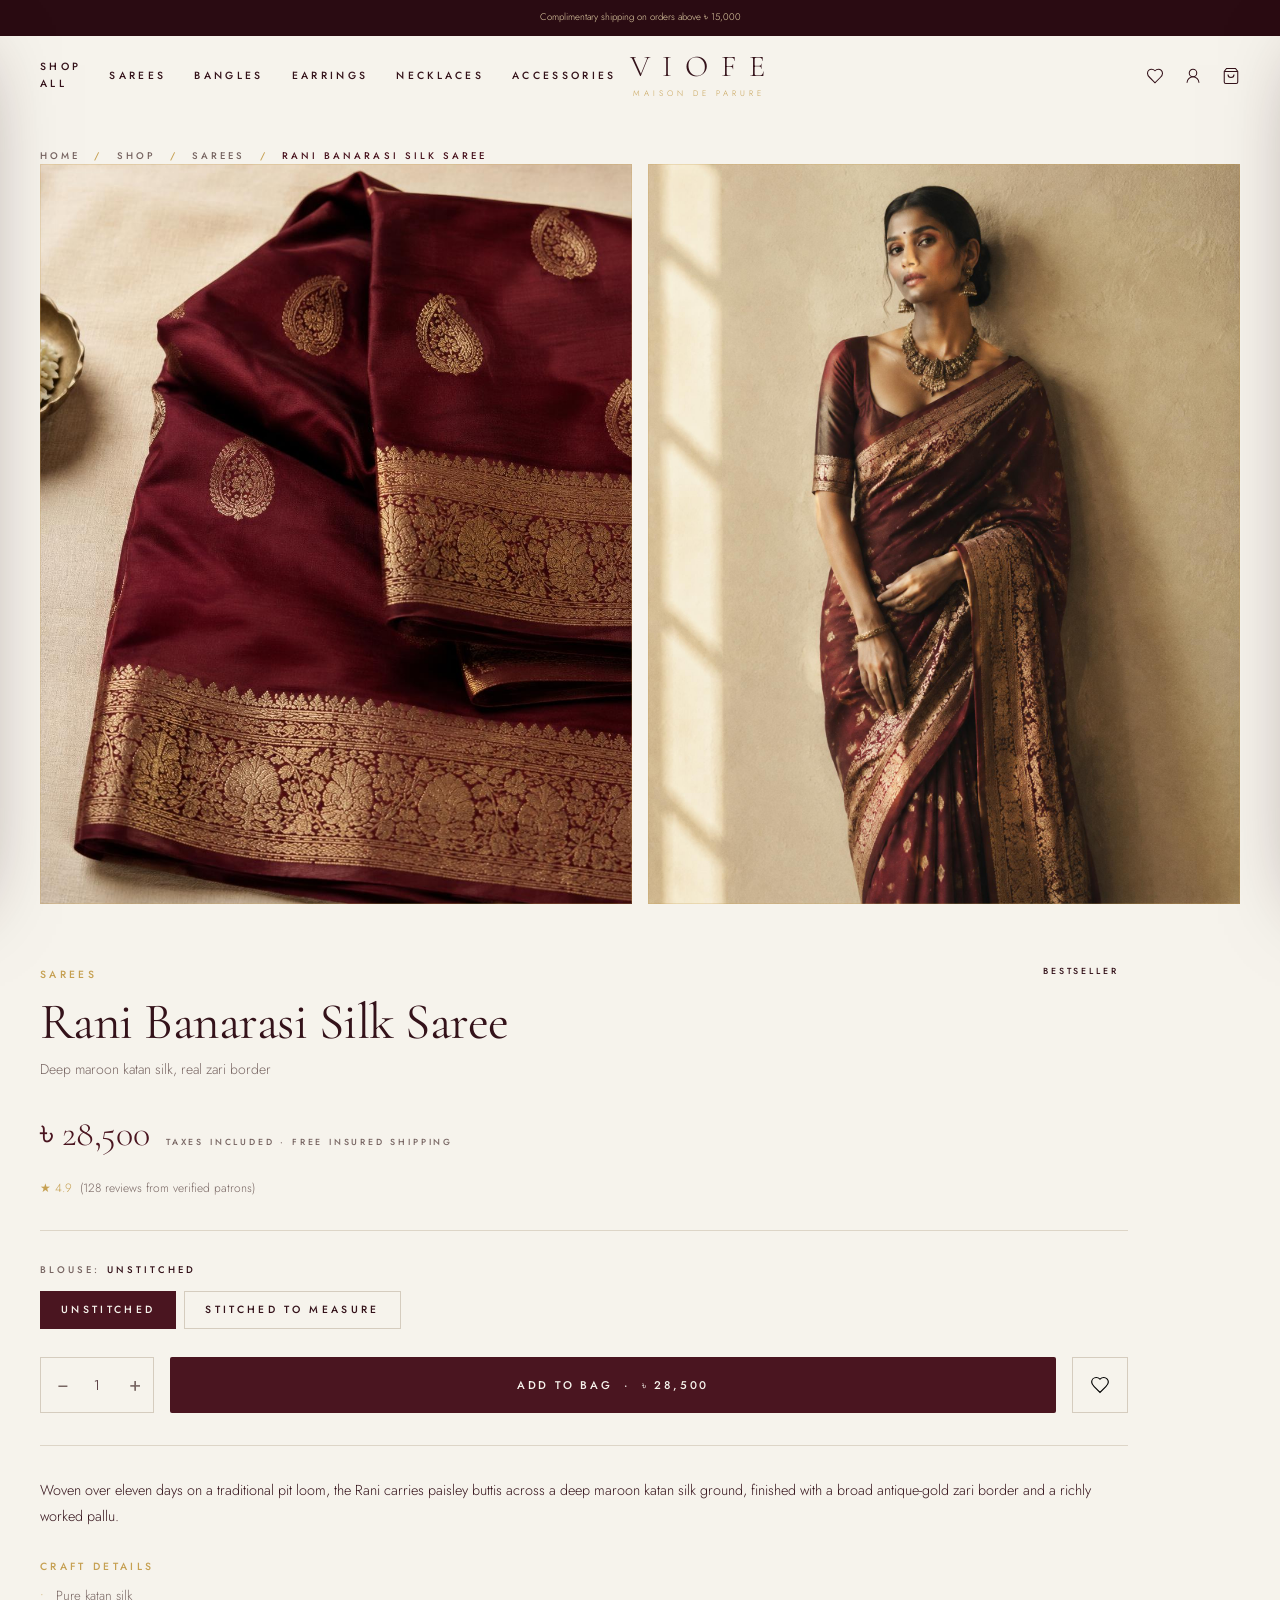
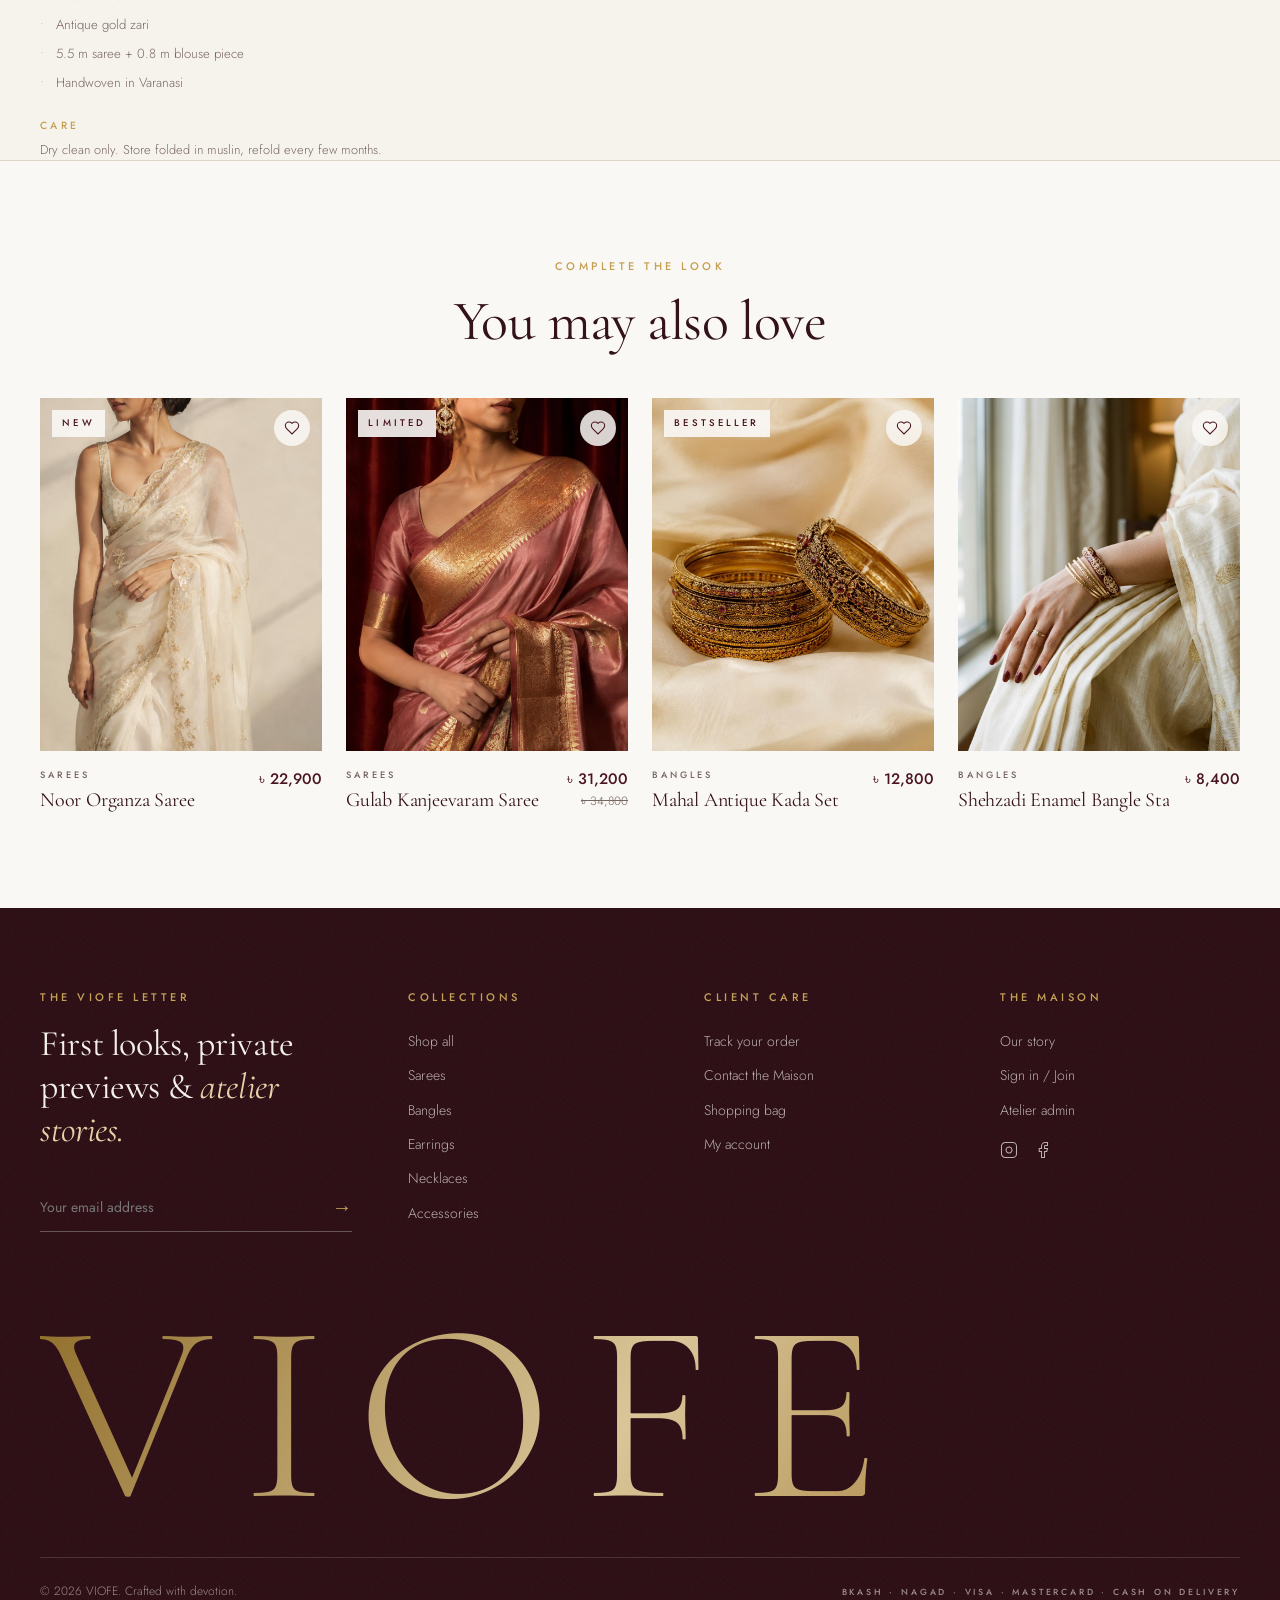
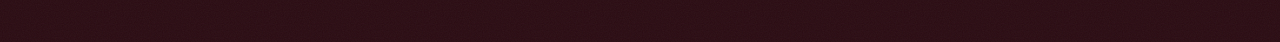
<file: product.html>
<!DOCTYPE html>
<html lang="en">
<head>
  <meta charset="UTF-8" />
  <meta name="viewport" content="width=device-width, initial-scale=1.0" />
  <title>Product Details — VIOFE</title>
    <link rel="icon" type="image/png" href="favicon.png?v=3" />
  <link rel="icon" href="favicon.ico?v=3" type="image/x-icon" />
  <link rel="apple-touch-icon" href="favicon.png?v=3" />
  <link rel="stylesheet" href="css/style.css" />
</head>
<body>

  <!-- Announcement Bar -->
  <div class="announcement-bar">
    <div class="announcement-item active">Complimentary shipping on orders above ৳ 15,000</div>
    <div class="announcement-item">Every piece arrives in a hand-finished keepsake box</div>
    <div class="announcement-item">The Heirloom Edit — Autumn / Winter 2026 is here</div>
  </div>

  <!-- Header -->
  <header class="site-header">
    <div class="max-w-7xl px-5 site-header-inner">
      <div style="display: flex; align-items: center; gap: 1.75rem;">
        <button class="btn-mobile-menu" aria-label="Open menu">
          <svg viewBox="0 0 24 24" width="22" height="22" stroke="currentColor" stroke-width="1.4" fill="none"><path d="M4 6h16M4 12h16M4 18h16"/></svg>
        </button>
        <nav class="nav-links">
          <a href="shop.html" class="eyebrow link-underline" style="font-size: 0.65rem;">Shop all</a>
          <a href="shop.html?category=sarees" class="eyebrow link-underline" style="font-size: 0.65rem;">Sarees</a>
          <a href="shop.html?category=bangles" class="eyebrow link-underline" style="font-size: 0.65rem;">Bangles</a>
          <a href="shop.html?category=earrings" class="eyebrow link-underline" style="font-size: 0.65rem;">Earrings</a>
          <a href="shop.html?category=necklaces" class="eyebrow link-underline" style="font-size: 0.65rem;">Necklaces</a>
          <a href="shop.html?category=accessories" class="eyebrow link-underline" style="font-size: 0.65rem;">Accessories</a>
        </nav>
      </div>

      <a href="index.html" class="logo" aria-label="VIOFE home">
        <span class="logo-title">VIOFE</span>
        <span class="logo-subtitle">Maison de Parure</span>
      </a>

      <div class="header-actions">
        <a href="about.html" class="eyebrow link-underline" style="font-size: 0.65rem; display: none;" id="hdr-maison">Maison</a>
        <a href="contact.html" class="eyebrow link-underline" style="font-size: 0.65rem; display: none;" id="hdr-contact">Contact</a>
        <a href="account.html" aria-label="Wishlist" style="position: relative;">
          <svg viewBox="0 0 24 24" width="18" height="18" stroke="currentColor" stroke-width="1.4" fill="none"><path d="M19 14c1.49-1.46 3-3.21 3-5.5A5.5 5.5 0 0 0 16.5 3c-1.76 0-3 .5-4.5 2-1.5-1.5-2.74-2-4.5-2A5.5 5.5 0 0 0 2 8.5c0 2.3 1.5 4.05 3 5.5l7 7Z"/></svg>
          <span class="wishlist-dot" style="display: none;"></span>
        </a>
        <a href="account.html" aria-label="Account">
          <svg viewBox="0 0 24 24" width="18" height="18" stroke="currentColor" stroke-width="1.4" fill="none"><circle cx="12" cy="8" r="5"/><path d="M20 21a8 8 0 0 0-16 0"/></svg>
        </a>
        <button type="button" class="open-cart-btn" aria-label="Shopping Bag" style="position: relative;">
          <svg viewBox="0 0 24 24" width="18" height="18" stroke="currentColor" stroke-width="1.4" fill="none"><path d="M6 2 3 6v14a2 2 0 0 0 2 2h14a2 2 0 0 0 2-2V6l-3-4Z"/><path d="M3 6h18"/><path d="M16 10a4 4 0 0 1-8 0"/></svg>
          <span class="cart-count-badge badge-count" style="transform: scale(0);">0</span>
        </button>
      </div>
    </div>
  </header>

  <!-- Mobile Drawer -->
  <div class="drawer-backdrop" id="mobile-menu-backdrop"></div>
  <aside class="drawer drawer-left" id="mobile-menu-drawer">
    <div class="drawer-header">
      <span class="drawer-title" style="letter-spacing: 0.35em;">VIOFE</span>
      <button class="drawer-close mobile-menu-close" aria-label="Close menu">✕</button>
    </div>
    <div class="drawer-body" style="padding: 0;">
      <nav style="display: flex; flex-direction: column;">
        <a href="shop.html" class="mobile-menu-close" style="border-bottom: 1px solid var(--border); padding: 1.25rem 1.5rem; font-family: var(--font-display); font-size: 1.85rem;">Shop all</a>
        <a href="shop.html?category=sarees" class="mobile-menu-close" style="display: flex; justify-content: space-between; align-items: baseline; border-bottom: 1px solid var(--border); padding: 1.25rem 1.5rem; font-family: var(--font-display); font-size: 1.85rem;">
          <span>Sarees</span> <span class="eyebrow text-gold" style="font-size: 0.6rem;">01</span>
        </a>
        <a href="shop.html?category=bangles" class="mobile-menu-close" style="display: flex; justify-content: space-between; align-items: baseline; border-bottom: 1px solid var(--border); padding: 1.25rem 1.5rem; font-family: var(--font-display); font-size: 1.85rem;">
          <span>Bangles</span> <span class="eyebrow text-gold" style="font-size: 0.6rem;">02</span>
        </a>
        <a href="shop.html?category=earrings" class="mobile-menu-close" style="display: flex; justify-content: space-between; align-items: baseline; border-bottom: 1px solid var(--border); padding: 1.25rem 1.5rem; font-family: var(--font-display); font-size: 1.85rem;">
          <span>Earrings</span> <span class="eyebrow text-gold" style="font-size: 0.6rem;">03</span>
        </a>
        <a href="shop.html?category=necklaces" class="mobile-menu-close" style="display: flex; justify-content: space-between; align-items: baseline; border-bottom: 1px solid var(--border); padding: 1.25rem 1.5rem; font-family: var(--font-display); font-size: 1.85rem;">
          <span>Necklaces</span> <span class="eyebrow text-gold" style="font-size: 0.6rem;">04</span>
        </a>
        <a href="shop.html?category=accessories" class="mobile-menu-close" style="display: flex; justify-content: space-between; align-items: baseline; border-bottom: 1px solid var(--border); padding: 1.25rem 1.5rem; font-family: var(--font-display); font-size: 1.85rem;">
          <span>Accessories</span> <span class="eyebrow text-gold" style="font-size: 0.6rem;">05</span>
        </a>
      </nav>
      <div style="margin-top: 2rem; display: grid; grid-template-columns: 1fr 1fr; gap: 1rem; border-top: 1px solid var(--border); padding: 1.5rem; font-size: 0.875rem;">
        <a href="about.html" class="mobile-menu-close" style="color: var(--muted-foreground);">Our Maison</a>
        <a href="contact.html" class="mobile-menu-close" style="color: var(--muted-foreground);">Contact</a>
        <a href="track-order.html" class="mobile-menu-close" style="color: var(--muted-foreground);">Track order</a>
        <a href="account.html" class="mobile-menu-close" style="color: var(--muted-foreground);">Account</a>
        <a href="login.html" class="mobile-menu-close" style="color: var(--muted-foreground);">Sign in</a>
        <a href="admin.html" class="mobile-menu-close" style="color: var(--muted-foreground);">Admin</a>
      </div>
    </div>
  </aside>

  <!-- Cart Drawer -->
  <div class="drawer-backdrop" id="cart-drawer-backdrop"></div>
  <aside class="drawer drawer-right" id="cart-drawer">
    <div class="drawer-header" style="flex-direction: column; align-items: flex-start; gap: 0.35rem;">
      <div style="display: flex; justify-content: space-between; align-items: center; width: 100%;">
        <span class="drawer-title">Your Bag</span>
        <button class="drawer-close close-cart-btn" aria-label="Close bag">✕</button>
      </div>
      <p id="cart-shipping-desc" style="font-size: 0.75rem; color: var(--muted-foreground);">Nothing here yet.</p>
      <div class="shipping-progress" style="width: 100%;">
        <div class="shipping-progress-bar" id="cart-shipping-bar" style="width: 0%;"></div>
      </div>
    </div>
    <div class="drawer-body" id="cart-drawer-content"></div>
    <div class="drawer-footer" id="cart-drawer-footer" style="display: none;">
      <div style="display: flex; justify-content: space-between; align-items: center; margin-bottom: 1.25rem;">
        <span class="eyebrow" style="color: var(--muted-foreground);">Subtotal</span>
        <span style="font-family: var(--font-display); font-size: 1.75rem; color: var(--primary);" id="cart-drawer-subtotal">৳ 0</span>
      </div>
      <div style="display: grid; grid-template-columns: 1fr 1fr; gap: 0.75rem;">
        <a href="cart.html" class="btn btn-outline-luxe btn-lg" onclick="window.closeCartDrawer()">View bag</a>
        <a href="checkout.html" class="btn btn-luxe btn-lg" onclick="window.closeCartDrawer()">Checkout</a>
      </div>
    </div>
  </aside>

  <main id="product-page-main">
    <!-- Breadcrumb -->
    <div class="max-w-7xl px-5" style="padding-top: 2rem;">
      <nav class="eyebrow text-muted-foreground" style="font-size: 0.6rem;" id="product-breadcrumb">
        <!-- Rendered dynamically -->
      </nav>
    </div>

    <!-- Product Layout -->
    <section class="max-w-7xl px-5 py-8 product-layout-grid" id="product-layout-grid">
      <!-- Gallery Column -->
      <div style="grid-column: span 7 / span 7;" class="product-gallery-col">
        <div style="display: grid; gap: 1rem;" class="md:grid-cols-2" id="gallery-container">
          <!-- Rendered dynamically -->
        </div>
      </div>

      <!-- Info Column -->
      <div style="grid-column: span 5 / span 5;" class="product-info-col">
        <div style="position: sticky; top: 7rem;" id="product-info-content">
          <!-- Rendered dynamically -->
        </div>
      </div>
    </section>

    <!-- Complete the look -->
    <section class="bg-ivory py-24" style="border-top: 1px solid var(--border);">
      <div class="max-w-7xl px-5">
        <div class="reveal" style="text-align: center; margin-bottom: 3rem;">
          <p class="eyebrow text-gold">Complete the look</p>
          <h2 style="font-size: clamp(2.5rem, 5vw, 3.5rem); margin-top: 1rem;">You may also love</h2>
        </div>
        <div class="featured-grid" id="product-related-grid">
          <!-- Rendered dynamically -->
        </div>
      </div>
    </section>
  </main>

  <!-- Footer -->
  <footer class="site-footer grain">
    <div class="max-w-7xl px-5">
      <div class="footer-grid">
        <div>
          <p class="eyebrow text-gold">The VIOFE Letter</p>
          <h3 style="font-size: 2.25rem; margin-top: 1rem; line-height: 1.2;">
            First looks, private previews &amp; <em class="text-gold-soft">atelier stories.</em>
          </h3>
          <form id="footer-newsletter-form" style="margin-top: 2rem; display: flex; align-items: center; border-bottom: 1px solid rgba(246, 243, 236, 0.3); max-width: 24rem;">
            <input type="email" placeholder="Your email address" aria-label="Email address" required style="height: 3rem; flex: 1; background: transparent; border: none; font-size: 0.875rem; color: white; outline: none;" />
            <button type="submit" aria-label="Subscribe" style="background: none; border: none; color: var(--gold); cursor: pointer; font-size: 1.25rem;">→</button>
          </form>
        </div>

        <div>
          <p class="eyebrow text-gold">Collections</p>
          <ul style="list-style: none; margin-top: 1.5rem; display: flex; flex-direction: column; gap: 0.75rem; font-size: 0.875rem;">
            <li><a href="shop.html" class="link-underline" style="color: rgba(246, 243, 236, 0.7);">Shop all</a></li>
            <li><a href="shop.html?category=sarees" class="link-underline" style="color: rgba(246, 243, 236, 0.7);">Sarees</a></li>
            <li><a href="shop.html?category=bangles" class="link-underline" style="color: rgba(246, 243, 236, 0.7);">Bangles</a></li>
            <li><a href="shop.html?category=earrings" class="link-underline" style="color: rgba(246, 243, 236, 0.7);">Earrings</a></li>
            <li><a href="shop.html?category=necklaces" class="link-underline" style="color: rgba(246, 243, 236, 0.7);">Necklaces</a></li>
            <li><a href="shop.html?category=accessories" class="link-underline" style="color: rgba(246, 243, 236, 0.7);">Accessories</a></li>
          </ul>
        </div>

        <div>
          <p class="eyebrow text-gold">Client care</p>
          <ul style="list-style: none; margin-top: 1.5rem; display: flex; flex-direction: column; gap: 0.75rem; font-size: 0.875rem;">
            <li><a href="track-order.html" class="link-underline" style="color: rgba(246, 243, 236, 0.7);">Track your order</a></li>
            <li><a href="contact.html" class="link-underline" style="color: rgba(246, 243, 236, 0.7);">Contact the Maison</a></li>
            <li><a href="cart.html" class="link-underline" style="color: rgba(246, 243, 236, 0.7);">Shopping bag</a></li>
            <li><a href="account.html" class="link-underline" style="color: rgba(246, 243, 236, 0.7);">My account</a></li>
          </ul>
        </div>

        <div>
          <p class="eyebrow text-gold">The Maison</p>
          <ul style="list-style: none; margin-top: 1.5rem; display: flex; flex-direction: column; gap: 0.75rem; font-size: 0.875rem;">
            <li><a href="about.html" class="link-underline" style="color: rgba(246, 243, 236, 0.7);">Our story</a></li>
            <li><a href="login.html" class="link-underline" style="color: rgba(246, 243, 236, 0.7);">Sign in / Join</a></li>
            <li><a href="admin.html" class="link-underline" style="color: rgba(246, 243, 236, 0.7);">Atelier admin</a></li>
            <li style="display: flex; gap: 1rem; padding-top: 0.5rem;">
              <a href="https://instagram.com" target="_blank" rel="noreferrer" aria-label="Instagram" style="color: rgba(246, 243, 236, 0.7);">
                <svg viewBox="0 0 24 24" width="18" height="18" stroke="currentColor" stroke-width="1.4" fill="none"><rect width="20" height="20" x="2" y="2" rx="5" ry="5"/><path d="M16 11.37A4 4 0 1 1 12.63 8 4 4 0 0 1 16 11.37z"/><line x1="17.5" x2="17.51" y1="6.5" y2="6.5"/></svg>
              </a>
              <a href="https://facebook.com" target="_blank" rel="noreferrer" aria-label="Facebook" style="color: rgba(246, 243, 236, 0.7);">
                <svg viewBox="0 0 24 24" width="18" height="18" stroke="currentColor" stroke-width="1.4" fill="none"><path d="M18 2h-3a5 5 0 0 0-5 5v3H7v4h3v8h4v-8h3l1-4h-4V7a1 1 0 0 1 1-1h3z"/></svg>
              </a>
            </li>
          </ul>
        </div>
      </div>

      <p aria-hidden="true" class="footer-giant-title text-gold-gradient">
        VIOFE
      </p>

      <div style="margin-top: 2.5rem; display: flex; flex-direction: column; justify-content: space-between; align-items: center; gap: 1rem; border-top: 1px solid rgba(246, 243, 236, 0.15); padding-top: 1.5rem; font-size: 0.75rem; color: rgba(246, 243, 236, 0.55);" class="md:flex-row">
        <p>© 2026 VIOFE. Crafted with devotion.</p>
        <p class="eyebrow" style="font-size: 0.55rem;">bKash · Nagad · Visa · Mastercard · Cash on delivery</p>
      </div>
    </div>
  </footer>

  <script src="js/viofe.js"></script>
  <script>
    (function () {
      const V = window.VIOFE;
      if (!V) return;

      const params = new URLSearchParams(window.location.search);
      const slug = params.get("slug") || "rani-banarasi-silk-saree";
      const product = V.getProduct(slug) || V.products[0];
      const category = V.getCategory(product.category);

      document.title = product.name + " — VIOFE";

      // Render Breadcrumb
      const bc = document.getElementById("product-breadcrumb");
      if (bc) {
        bc.innerHTML = `
          <a href="index.html" class="link-underline">Home</a> <span style="margin: 0 0.5rem; color: var(--gold);">/</span>
          <a href="shop.html" class="link-underline">Shop</a> <span style="margin: 0 0.5rem; color: var(--gold);">/</span>
          ${category ? `<a href="shop.html?category=${category.slug}" class="link-underline">${category.name}</a> <span style="margin: 0 0.5rem; color: var(--gold);">/</span>` : ""}
          <span class="text-primary">${product.name}</span>
        `;
      }

      // Render Gallery
      const gal = document.getElementById("gallery-container");
      if (gal) {
        gal.innerHTML = product.images.map((img, i) => `
          <div class="reveal" style="position: relative; aspect-ratio: 4/5; overflow: hidden; background: var(--muted); transition-delay: ${i * 120}ms;">
            <img src="${img}" alt="${product.name} photo ${i + 1}" style="width: 100%; height: 100%; object-fit: cover; transition: transform 0.8s var(--ease-luxe);" onmouseover="this.style.transform='scale(1.05)'" onmouseout="this.style.transform='none'" />
            <div style="position: absolute; inset: 0; border: 1px solid rgba(198, 160, 82, 0.25); pointer-events: none;"></div>
          </div>
        `).join("");
      }

      // Render Info Column
      const info = document.getElementById("product-info-content");
      if (info) {
        let selectedOption = product.option.values[0] || "";
        let selectedQty = 1;

        const renderInfo = () => {
          const saved = V.isInWishlist(product.slug);
          info.innerHTML = `
            <div style="border-bottom: 1px solid var(--border); padding-bottom: 2rem;">
              <div style="display: flex; justify-content: space-between; align-items: flex-start; gap: 1rem;">
                <div>
                  ${category ? `<a href="shop.html?category=${category.slug}" class="eyebrow link-underline text-gold" style="font-size: 0.65rem;">${category.name}</a>` : ""}
                  <h1 style="font-size: clamp(2.25rem, 4vw, 3.25rem); line-height: 1.1; margin-top: 0.5rem;">${product.name}</h1>
                  <p class="text-muted-foreground" style="font-size: 0.875rem; margin-top: 0.5rem;">${product.tagline}</p>
                </div>
                ${product.badge ? `<span class="badge badge-gold eyebrow" style="font-size: 0.55rem; padding: 0.25rem 0.6rem;">${product.badge}</span>` : ""}
              </div>

              <div style="margin-top: 1.5rem; display: flex; align-items: baseline; gap: 1rem;">
                <span style="font-family: var(--font-display); font-size: 2.25rem; color: var(--primary);">${V.formatPrice(product.price)}</span>
                <span class="eyebrow text-muted-foreground" style="font-size: 0.55rem;">Taxes included &middot; Free insured shipping</span>
              </div>

              <div style="margin-top: 1rem; display: flex; align-items: center; gap: 0.5rem; font-size: 0.75rem; color: var(--gold);">
                <span>★ ${product.rating.toFixed(1)}</span>
                <span style="color: var(--muted-foreground);">(${product.reviews} reviews from verified patrons)</span>
              </div>
            </div>

            <!-- Option selector -->
            <div style="border-bottom: 1px solid var(--border); padding: 2rem 0;">
              <p class="eyebrow text-muted-foreground" style="font-size: 0.6rem; margin-bottom: 0.75rem;">
                ${product.option.label}: <strong style="color: var(--foreground); font-weight: 500;">${selectedOption}</strong>
              </p>
              <div style="display: flex; flex-wrap: wrap; gap: 0.5rem;" id="option-pills">
                ${product.option.values.map(val => `
                  <button type="button" class="opt-pill eyebrow" data-val="${val}" style="border: 1px solid ${selectedOption === val ? "var(--primary)" : "var(--input)"}; background: ${selectedOption === val ? "var(--primary)" : "transparent"}; color: ${selectedOption === val ? "var(--primary-foreground)" : "var(--foreground)"}; padding: 0.65rem 1.25rem; font-size: 0.65rem; cursor: pointer;">
                    ${val}
                  </button>
                `).join("")}
              </div>

              <div style="margin-top: 1.75rem; display: flex; align-items: center; gap: 1rem;">
                <div class="qty-stepper" style="height: 3.5rem;">
                  <button type="button" id="qty-dec" style="padding: 0 1rem; font-size: 1.25rem; background: none; border: none; cursor: pointer;">−</button>
                  <span id="qty-val" style="min-width: 2rem; text-align: center; font-size: 0.875rem;">${selectedQty}</span>
                  <button type="button" id="qty-inc" style="padding: 0 1rem; font-size: 1.25rem; background: none; border: none; cursor: pointer;">+</button>
                </div>
                <button type="button" id="btn-add-bag" class="btn btn-luxe btn-xl" style="flex: 1;">
                  Add to Bag &nbsp;&middot;&nbsp; ${V.formatPrice(product.price * selectedQty)}
                </button>
                <button type="button" id="btn-toggle-wish" aria-label="Save to wishlist" style="height: 3.5rem; width: 3.5rem; display: grid; place-items: center; border: 1px solid var(--input); background: transparent; cursor: pointer;">
                  <svg viewBox="0 0 24 24" width="20" height="20" stroke="currentColor" stroke-width="1.4" fill="${saved ? "var(--primary)" : "none"}">
                    <path d="M19 14c1.49-1.46 3-3.21 3-5.5A5.5 5.5 0 0 0 16.5 3c-1.76 0-3 .5-4.5 2-1.5-1.5-2.74-2-4.5-2A5.5 5.5 0 0 0 2 8.5c0 2.3 1.5 4.05 3 5.5l7 7Z"/>
                  </svg>
                </button>
              </div>
            </div>

            <!-- Details -->
            <div style="padding-top: 2rem;">
              <p style="font-size: 0.9rem; line-height: 1.8; color: var(--foreground);">${product.description}</p>
              <h4 class="eyebrow text-gold" style="font-size: 0.65rem; margin-top: 2rem; margin-bottom: 0.75rem;">Craft details</h4>
              <ul style="list-style: none; display: flex; flex-direction: column; gap: 0.5rem; font-size: 0.825rem; color: var(--muted-foreground);">
                ${product.details.map(d => `<li style="display: flex; align-items: center; gap: 0.75rem;"><span style="color: var(--gold);">&bull;</span> ${d}</li>`).join("")}
              </ul>
              <h4 class="eyebrow text-gold" style="font-size: 0.65rem; margin-top: 1.75rem; margin-bottom: 0.5rem;">Care</h4>
              <p style="font-size: 0.8rem; line-height: 1.6; color: var(--muted-foreground);">${product.care}</p>
            </div>
          `;

          info.querySelectorAll(".opt-pill").forEach(p => {
            p.onclick = () => { selectedOption = p.getAttribute("data-val"); renderInfo(); };
          });
          info.querySelector("#qty-dec").onclick = () => { if (selectedQty > 1) { selectedQty--; renderInfo(); } };
          info.querySelector("#qty-inc").onclick = () => { if (selectedQty < product.stock) { selectedQty++; renderInfo(); } };
          info.querySelector("#btn-add-bag").onclick = () => {
            V.addToCart(product.slug, selectedOption, selectedQty);
            if (window.openCartDrawer) window.openCartDrawer();
          };
          info.querySelector("#btn-toggle-wish").onclick = () => {
            V.toggleWishlist(product.slug);
            renderInfo();
          };
        };

        renderInfo();
      }

      // Render Related Grid
      const relGrid = document.getElementById("product-related-grid");
      if (relGrid) {
        const related = V.relatedTo(product, 4);
        relGrid.innerHTML = related.map((p, i) => `
          <div class="reveal" style="transition-delay: ${i * 100}ms;">
            ${V.renderProductCard(p)}
          </div>
        `).join("");
        V.bindCardEvents(relGrid);
      }
    })();
  </script>
</body>
</html>
</file>
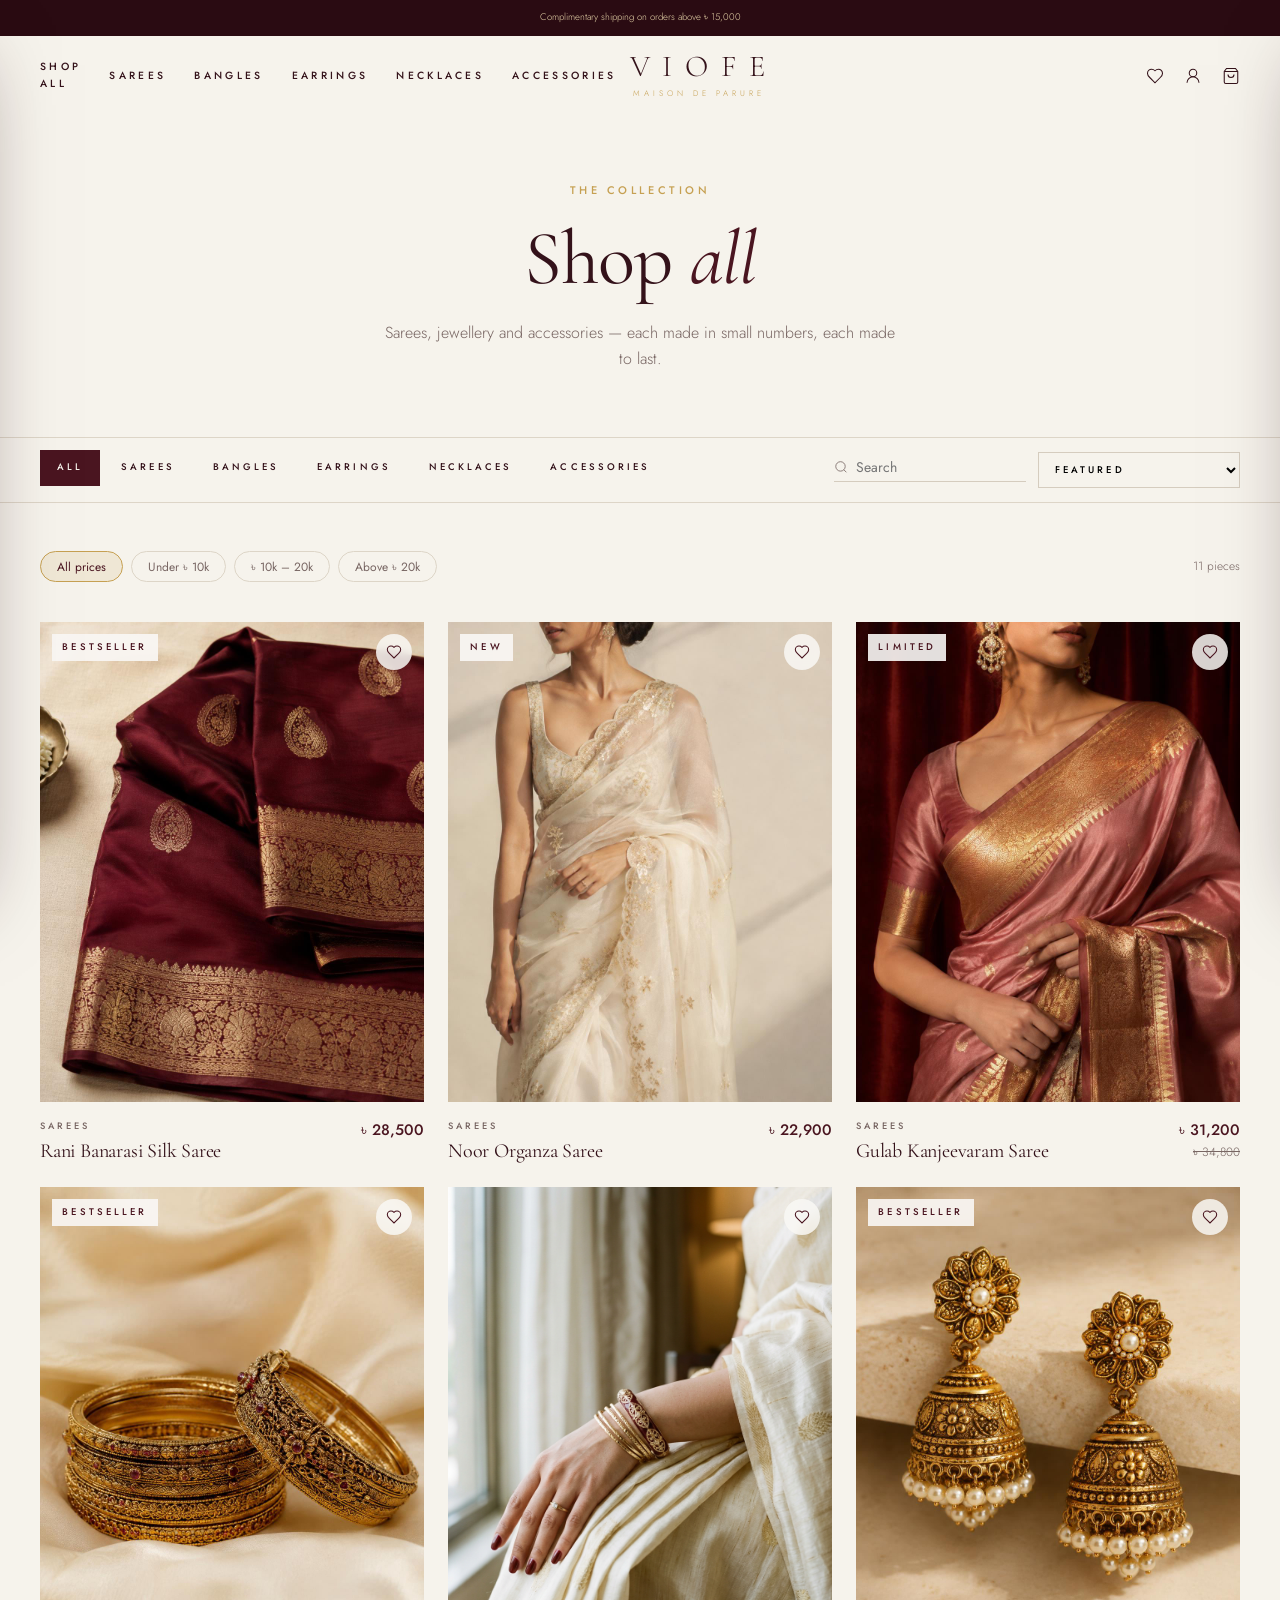
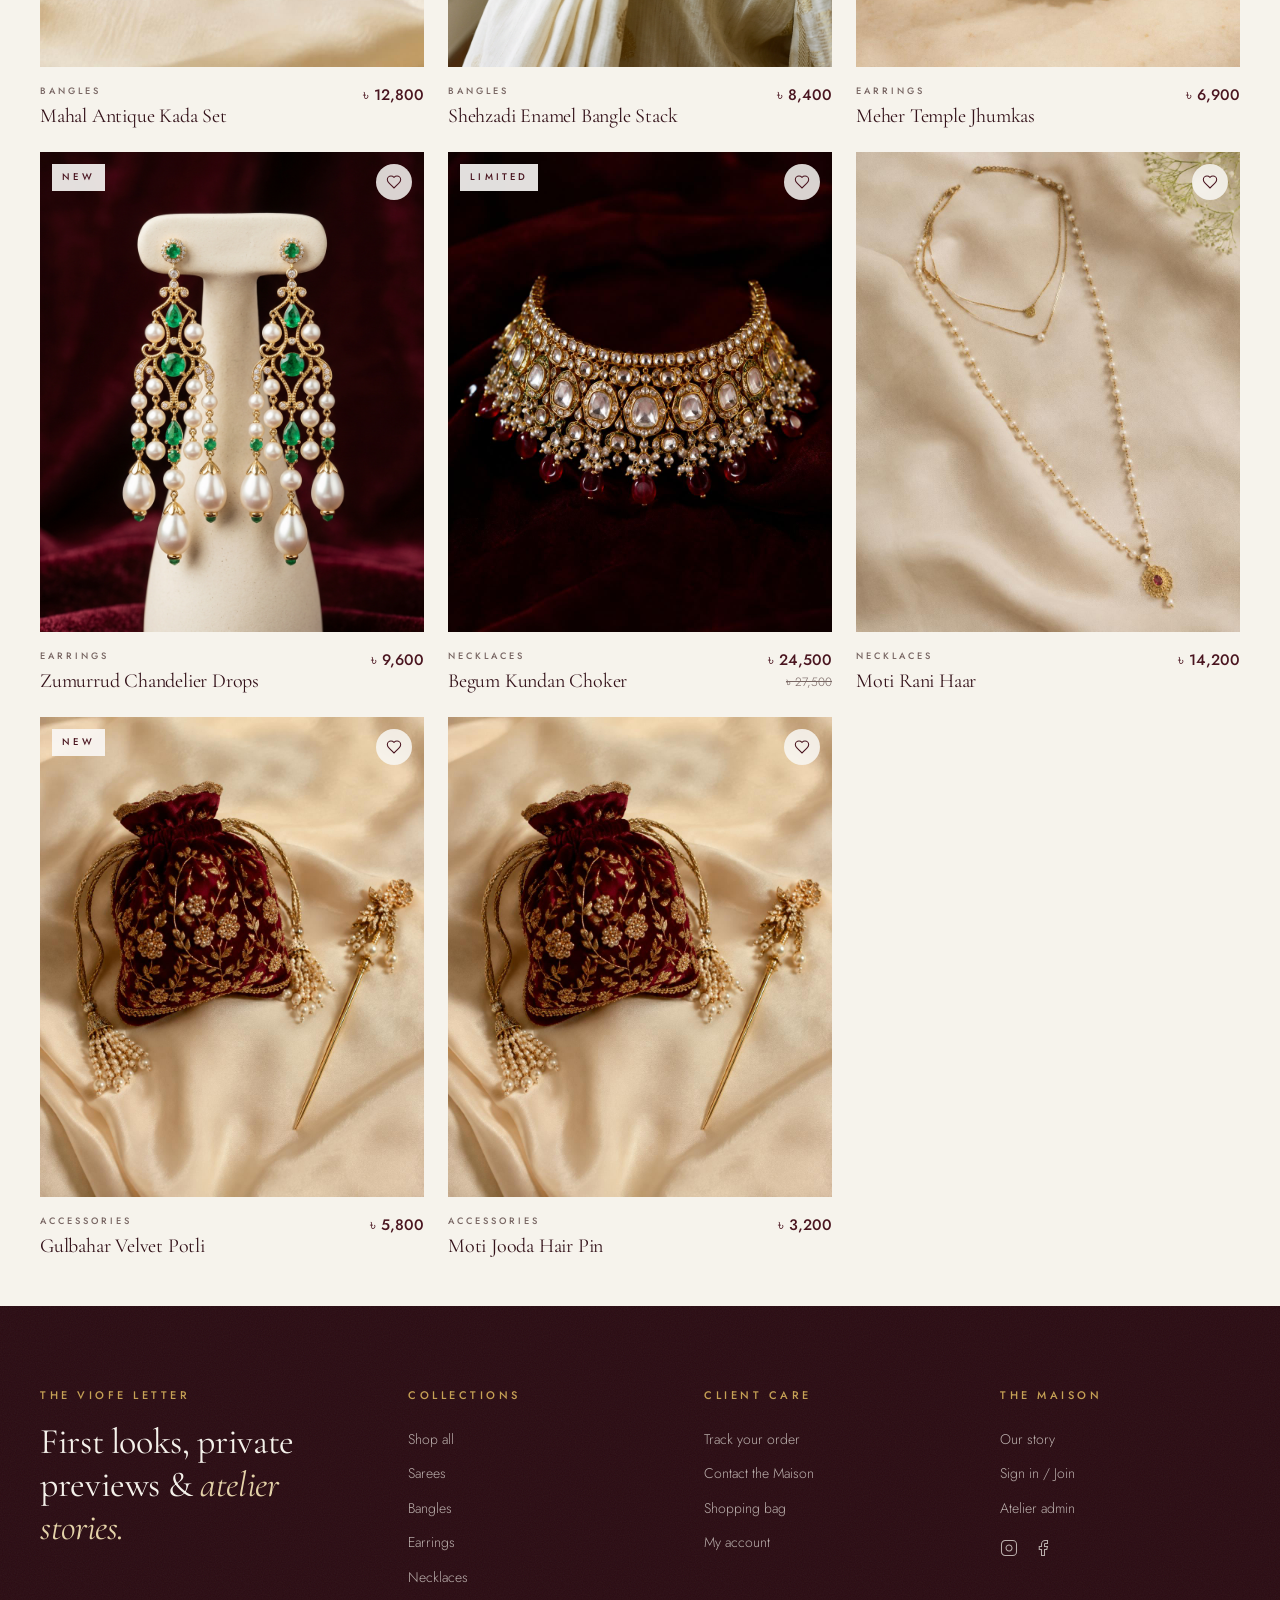
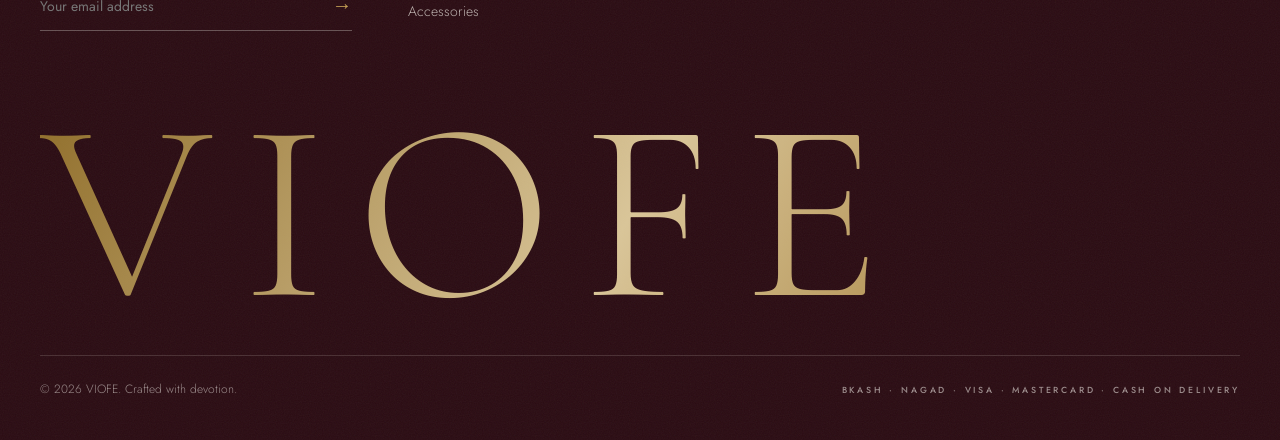
<file: shop.html>
<!DOCTYPE html>
<html lang="en">
<head>
  <meta charset="UTF-8" />
  <meta name="viewport" content="width=device-width, initial-scale=1.0" />
  <title>The Collection — VIOFE</title>
  <meta name="description" content="Shop all sarees, bangles, earrings, necklaces and accessories from the VIOFE maison." />
    <link rel="icon" type="image/png" href="favicon.png?v=3" />
  <link rel="icon" href="favicon.ico?v=3" type="image/x-icon" />
  <link rel="apple-touch-icon" href="favicon.png?v=3" />
  <link rel="stylesheet" href="css/style.css" />
</head>
<body>

  <!-- Announcement Bar -->
  <div class="announcement-bar">
    <div class="announcement-item active">Complimentary shipping on orders above ৳ 15,000</div>
    <div class="announcement-item">Every piece arrives in a hand-finished keepsake box</div>
    <div class="announcement-item">The Heirloom Edit — Autumn / Winter 2026 is here</div>
  </div>

  <!-- Header -->
  <header class="site-header">
    <div class="max-w-7xl px-5 site-header-inner">
      <div style="display: flex; align-items: center; gap: 1.75rem;">
        <button class="btn-mobile-menu" aria-label="Open menu">
          <svg viewBox="0 0 24 24" width="22" height="22" stroke="currentColor" stroke-width="1.4" fill="none"><path d="M4 6h16M4 12h16M4 18h16"/></svg>
        </button>
        <nav class="nav-links">
          <a href="shop.html" class="eyebrow link-underline" style="font-size: 0.65rem;">Shop all</a>
          <a href="shop.html?category=sarees" class="eyebrow link-underline" style="font-size: 0.65rem;">Sarees</a>
          <a href="shop.html?category=bangles" class="eyebrow link-underline" style="font-size: 0.65rem;">Bangles</a>
          <a href="shop.html?category=earrings" class="eyebrow link-underline" style="font-size: 0.65rem;">Earrings</a>
          <a href="shop.html?category=necklaces" class="eyebrow link-underline" style="font-size: 0.65rem;">Necklaces</a>
          <a href="shop.html?category=accessories" class="eyebrow link-underline" style="font-size: 0.65rem;">Accessories</a>
        </nav>
      </div>

      <a href="index.html" class="logo" aria-label="VIOFE home">
        <span class="logo-title">VIOFE</span>
        <span class="logo-subtitle">Maison de Parure</span>
      </a>

      <div class="header-actions">
        <a href="about.html" class="eyebrow link-underline" style="font-size: 0.65rem; display: none;" id="hdr-maison">Maison</a>
        <a href="contact.html" class="eyebrow link-underline" style="font-size: 0.65rem; display: none;" id="hdr-contact">Contact</a>
        <a href="account.html" aria-label="Wishlist" style="position: relative;">
          <svg viewBox="0 0 24 24" width="18" height="18" stroke="currentColor" stroke-width="1.4" fill="none"><path d="M19 14c1.49-1.46 3-3.21 3-5.5A5.5 5.5 0 0 0 16.5 3c-1.76 0-3 .5-4.5 2-1.5-1.5-2.74-2-4.5-2A5.5 5.5 0 0 0 2 8.5c0 2.3 1.5 4.05 3 5.5l7 7Z"/></svg>
          <span class="wishlist-dot" style="display: none;"></span>
        </a>
        <a href="account.html" aria-label="Account">
          <svg viewBox="0 0 24 24" width="18" height="18" stroke="currentColor" stroke-width="1.4" fill="none"><circle cx="12" cy="8" r="5"/><path d="M20 21a8 8 0 0 0-16 0"/></svg>
        </a>
        <button type="button" class="open-cart-btn" aria-label="Shopping Bag" style="position: relative;">
          <svg viewBox="0 0 24 24" width="18" height="18" stroke="currentColor" stroke-width="1.4" fill="none"><path d="M6 2 3 6v14a2 2 0 0 0 2 2h14a2 2 0 0 0 2-2V6l-3-4Z"/><path d="M3 6h18"/><path d="M16 10a4 4 0 0 1-8 0"/></svg>
          <span class="cart-count-badge badge-count" style="transform: scale(0);">0</span>
        </button>
      </div>
    </div>
  </header>

  <!-- Mobile Drawer -->
  <div class="drawer-backdrop" id="mobile-menu-backdrop"></div>
  <aside class="drawer drawer-left" id="mobile-menu-drawer">
    <div class="drawer-header">
      <span class="drawer-title" style="letter-spacing: 0.35em;">VIOFE</span>
      <button class="drawer-close mobile-menu-close" aria-label="Close menu">✕</button>
    </div>
    <div class="drawer-body" style="padding: 0;">
      <nav style="display: flex; flex-direction: column;">
        <a href="shop.html" class="mobile-menu-close" style="border-bottom: 1px solid var(--border); padding: 1.25rem 1.5rem; font-family: var(--font-display); font-size: 1.85rem;">Shop all</a>
        <a href="shop.html?category=sarees" class="mobile-menu-close" style="display: flex; justify-content: space-between; align-items: baseline; border-bottom: 1px solid var(--border); padding: 1.25rem 1.5rem; font-family: var(--font-display); font-size: 1.85rem;">
          <span>Sarees</span> <span class="eyebrow text-gold" style="font-size: 0.6rem;">01</span>
        </a>
        <a href="shop.html?category=bangles" class="mobile-menu-close" style="display: flex; justify-content: space-between; align-items: baseline; border-bottom: 1px solid var(--border); padding: 1.25rem 1.5rem; font-family: var(--font-display); font-size: 1.85rem;">
          <span>Bangles</span> <span class="eyebrow text-gold" style="font-size: 0.6rem;">02</span>
        </a>
        <a href="shop.html?category=earrings" class="mobile-menu-close" style="display: flex; justify-content: space-between; align-items: baseline; border-bottom: 1px solid var(--border); padding: 1.25rem 1.5rem; font-family: var(--font-display); font-size: 1.85rem;">
          <span>Earrings</span> <span class="eyebrow text-gold" style="font-size: 0.6rem;">03</span>
        </a>
        <a href="shop.html?category=necklaces" class="mobile-menu-close" style="display: flex; justify-content: space-between; align-items: baseline; border-bottom: 1px solid var(--border); padding: 1.25rem 1.5rem; font-family: var(--font-display); font-size: 1.85rem;">
          <span>Necklaces</span> <span class="eyebrow text-gold" style="font-size: 0.6rem;">04</span>
        </a>
        <a href="shop.html?category=accessories" class="mobile-menu-close" style="display: flex; justify-content: space-between; align-items: baseline; border-bottom: 1px solid var(--border); padding: 1.25rem 1.5rem; font-family: var(--font-display); font-size: 1.85rem;">
          <span>Accessories</span> <span class="eyebrow text-gold" style="font-size: 0.6rem;">05</span>
        </a>
      </nav>
      <div style="margin-top: 2rem; display: grid; grid-template-columns: 1fr 1fr; gap: 1rem; border-top: 1px solid var(--border); padding: 1.5rem; font-size: 0.875rem;">
        <a href="about.html" class="mobile-menu-close" style="color: var(--muted-foreground);">Our Maison</a>
        <a href="contact.html" class="mobile-menu-close" style="color: var(--muted-foreground);">Contact</a>
        <a href="track-order.html" class="mobile-menu-close" style="color: var(--muted-foreground);">Track order</a>
        <a href="account.html" class="mobile-menu-close" style="color: var(--muted-foreground);">Account</a>
        <a href="login.html" class="mobile-menu-close" style="color: var(--muted-foreground);">Sign in</a>
        <a href="admin.html" class="mobile-menu-close" style="color: var(--muted-foreground);">Admin</a>
      </div>
    </div>
  </aside>

  <!-- Cart Drawer -->
  <div class="drawer-backdrop" id="cart-drawer-backdrop"></div>
  <aside class="drawer drawer-right" id="cart-drawer">
    <div class="drawer-header" style="flex-direction: column; align-items: flex-start; gap: 0.35rem;">
      <div style="display: flex; justify-content: space-between; align-items: center; width: 100%;">
        <span class="drawer-title">Your Bag</span>
        <button class="drawer-close close-cart-btn" aria-label="Close bag">✕</button>
      </div>
      <p id="cart-shipping-desc" style="font-size: 0.75rem; color: var(--muted-foreground);">Nothing here yet.</p>
      <div class="shipping-progress" style="width: 100%;">
        <div class="shipping-progress-bar" id="cart-shipping-bar" style="width: 0%;"></div>
      </div>
    </div>
    <div class="drawer-body" id="cart-drawer-content"></div>
    <div class="drawer-footer" id="cart-drawer-footer" style="display: none;">
      <div style="display: flex; justify-content: space-between; align-items: center; margin-bottom: 1.25rem;">
        <span class="eyebrow" style="color: var(--muted-foreground);">Subtotal</span>
        <span style="font-family: var(--font-display); font-size: 1.75rem; color: var(--primary);" id="cart-drawer-subtotal">৳ 0</span>
      </div>
      <div style="display: grid; grid-template-columns: 1fr 1fr; gap: 0.75rem;">
        <a href="cart.html" class="btn btn-outline-luxe btn-lg" onclick="window.closeCartDrawer()">View bag</a>
        <a href="checkout.html" class="btn btn-luxe btn-lg" onclick="window.closeCartDrawer()">Checkout</a>
      </div>
    </div>
  </aside>

  <main>
    <!-- Dynamic Header -->
    <header class="shop-header" id="shop-header" style="border-bottom: 1px solid var(--border);">
      <!-- Rendered dynamically -->
    </header>

    <!-- Filter Bar -->
    <div style="position: sticky; top: 4rem; z-index: 30; border-bottom: 1px solid var(--border); background-color: rgba(246, 243, 236, 0.95); backdrop-filter: blur(10px);">
      <div class="max-w-7xl px-5 filter-bar-inner">
        <div style="display: flex; justify-content: space-between; align-items: center; flex-wrap: wrap; gap: 1rem;">
          <div style="display: flex; gap: 0.25rem; overflow-x: auto; padding-bottom: 0.25rem;" id="shop-cat-tabs">
            <!-- Rendered dynamically -->
          </div>

          <div style="display: flex; align-items: center; gap: 0.75rem; flex-wrap: wrap;">
            <div style="display: flex; align-items: center; gap: 0.5rem; border-bottom: 1px solid var(--input); padding-bottom: 0.25rem; width: 12rem;">
              <svg viewBox="0 0 24 24" width="16" height="16" stroke="var(--muted-foreground)" stroke-width="1.4" fill="none"><circle cx="11" cy="11" r="8"/><path d="m21 21-4.3-4.3"/></svg>
              <input type="text" id="shop-search-input" placeholder="Search" aria-label="Search collection" style="width: 100%; background: transparent; border: none; outline: none; font-size: 0.875rem;" />
            </div>

            <select id="shop-sort-select" class="eyebrow" style="height: 2.25rem; border: 1px solid var(--input); background: transparent; padding: 0 0.75rem; font-size: 0.6rem; cursor: pointer; outline: none;">
              <option value="featured">Featured</option>
              <option value="price-asc">Price: low to high</option>
              <option value="price-desc">Price: high to low</option>
              <option value="rating">Highest rated</option>
            </select>
          </div>
        </div>
      </div>
    </div>

    <!-- Product Grid & Price Bands -->
    <section class="max-w-7xl px-5 py-12">
      <div style="display: flex; justify-content: space-between; align-items: center; flex-wrap: wrap; gap: 1rem; margin-bottom: 2.5rem;">
        <div style="display: flex; flex-wrap: wrap; gap: 0.5rem;" id="shop-price-bands">
          <button class="price-band-btn active" data-band="all" style="border-radius: 9999px; border: 1px solid var(--gold); background: rgba(198, 160, 82, 0.15); color: var(--primary); padding: 0.35rem 1rem; font-size: 0.75rem; cursor: pointer;">All prices</button>
          <button class="price-band-btn" data-band="u10" style="border-radius: 9999px; border: 1px solid var(--border); background: transparent; color: var(--muted-foreground); padding: 0.35rem 1rem; font-size: 0.75rem; cursor: pointer;">Under ৳ 10k</button>
          <button class="price-band-btn" data-band="10-20" style="border-radius: 9999px; border: 1px solid var(--border); background: transparent; color: var(--muted-foreground); padding: 0.35rem 1rem; font-size: 0.75rem; cursor: pointer;">৳ 10k – 20k</button>
          <button class="price-band-btn" data-band="o20" style="border-radius: 9999px; border: 1px solid var(--border); background: transparent; color: var(--muted-foreground); padding: 0.35rem 1rem; font-size: 0.75rem; cursor: pointer;">Above ৳ 20k</button>
        </div>
        <p style="font-size: 0.75rem; color: var(--muted-foreground);" id="shop-piece-count">11 pieces</p>
      </div>

      <div class="shop-grid" id="shop-products-grid">
        <!-- Rendered dynamically -->
      </div>

      <div id="shop-empty-state" style="display: none; padding: 6rem 1rem; text-align: center;">
        <p style="font-family: var(--font-display); font-size: 2rem; font-style: italic; color: var(--muted-foreground);">No pieces match — yet.</p>
        <button id="shop-clear-filters-btn" class="eyebrow link-underline text-primary" style="margin-top: 1.5rem; background: none; border: none; cursor: pointer; font-size: 0.65rem;">
          Clear filters
        </button>
      </div>
    </section>
  </main>

  <!-- Footer -->
  <footer class="site-footer grain">
    <div class="max-w-7xl px-5">
      <div class="footer-grid">
        <div>
          <p class="eyebrow text-gold">The VIOFE Letter</p>
          <h3 style="font-size: 2.25rem; margin-top: 1rem; line-height: 1.2;">
            First looks, private previews &amp; <em class="text-gold-soft">atelier stories.</em>
          </h3>
          <form id="footer-newsletter-form" style="margin-top: 2rem; display: flex; align-items: center; border-bottom: 1px solid rgba(246, 243, 236, 0.3); max-width: 24rem;">
            <input type="email" placeholder="Your email address" aria-label="Email address" required style="height: 3rem; flex: 1; background: transparent; border: none; font-size: 0.875rem; color: white; outline: none;" />
            <button type="submit" aria-label="Subscribe" style="background: none; border: none; color: var(--gold); cursor: pointer; font-size: 1.25rem;">→</button>
          </form>
        </div>

        <div>
          <p class="eyebrow text-gold">Collections</p>
          <ul style="list-style: none; margin-top: 1.5rem; display: flex; flex-direction: column; gap: 0.75rem; font-size: 0.875rem;">
            <li><a href="shop.html" class="link-underline" style="color: rgba(246, 243, 236, 0.7);">Shop all</a></li>
            <li><a href="shop.html?category=sarees" class="link-underline" style="color: rgba(246, 243, 236, 0.7);">Sarees</a></li>
            <li><a href="shop.html?category=bangles" class="link-underline" style="color: rgba(246, 243, 236, 0.7);">Bangles</a></li>
            <li><a href="shop.html?category=earrings" class="link-underline" style="color: rgba(246, 243, 236, 0.7);">Earrings</a></li>
            <li><a href="shop.html?category=necklaces" class="link-underline" style="color: rgba(246, 243, 236, 0.7);">Necklaces</a></li>
            <li><a href="shop.html?category=accessories" class="link-underline" style="color: rgba(246, 243, 236, 0.7);">Accessories</a></li>
          </ul>
        </div>

        <div>
          <p class="eyebrow text-gold">Client care</p>
          <ul style="list-style: none; margin-top: 1.5rem; display: flex; flex-direction: column; gap: 0.75rem; font-size: 0.875rem;">
            <li><a href="track-order.html" class="link-underline" style="color: rgba(246, 243, 236, 0.7);">Track your order</a></li>
            <li><a href="contact.html" class="link-underline" style="color: rgba(246, 243, 236, 0.7);">Contact the Maison</a></li>
            <li><a href="cart.html" class="link-underline" style="color: rgba(246, 243, 236, 0.7);">Shopping bag</a></li>
            <li><a href="account.html" class="link-underline" style="color: rgba(246, 243, 236, 0.7);">My account</a></li>
          </ul>
        </div>

        <div>
          <p class="eyebrow text-gold">The Maison</p>
          <ul style="list-style: none; margin-top: 1.5rem; display: flex; flex-direction: column; gap: 0.75rem; font-size: 0.875rem;">
            <li><a href="about.html" class="link-underline" style="color: rgba(246, 243, 236, 0.7);">Our story</a></li>
            <li><a href="login.html" class="link-underline" style="color: rgba(246, 243, 236, 0.7);">Sign in / Join</a></li>
            <li><a href="admin.html" class="link-underline" style="color: rgba(246, 243, 236, 0.7);">Atelier admin</a></li>
            <li style="display: flex; gap: 1rem; padding-top: 0.5rem;">
              <a href="https://instagram.com" target="_blank" rel="noreferrer" aria-label="Instagram" style="color: rgba(246, 243, 236, 0.7);">
                <svg viewBox="0 0 24 24" width="18" height="18" stroke="currentColor" stroke-width="1.4" fill="none"><rect width="20" height="20" x="2" y="2" rx="5" ry="5"/><path d="M16 11.37A4 4 0 1 1 12.63 8 4 4 0 0 1 16 11.37z"/><line x1="17.5" x2="17.51" y1="6.5" y2="6.5"/></svg>
              </a>
              <a href="https://facebook.com" target="_blank" rel="noreferrer" aria-label="Facebook" style="color: rgba(246, 243, 236, 0.7);">
                <svg viewBox="0 0 24 24" width="18" height="18" stroke="currentColor" stroke-width="1.4" fill="none"><path d="M18 2h-3a5 5 0 0 0-5 5v3H7v4h3v8h4v-8h3l1-4h-4V7a1 1 0 0 1 1-1h3z"/></svg>
              </a>
            </li>
          </ul>
        </div>
      </div>

      <p aria-hidden="true" class="footer-giant-title text-gold-gradient">
        VIOFE
      </p>

      <div style="margin-top: 2.5rem; display: flex; flex-direction: column; justify-content: space-between; align-items: center; gap: 1rem; border-top: 1px solid rgba(246, 243, 236, 0.15); padding-top: 1.5rem; font-size: 0.75rem; color: rgba(246, 243, 236, 0.55);" class="md:flex-row">
        <p>© 2026 VIOFE. Crafted with devotion.</p>
        <p class="eyebrow" style="font-size: 0.55rem;">bKash · Nagad · Visa · Mastercard · Cash on delivery</p>
      </div>
    </div>
  </footer>

  <script src="js/viofe.js"></script>
  <script>
    (function () {
      const V = window.VIOFE;
      if (!V) return;

      const urlParams = new URLSearchParams(window.location.search);
      let selectedCatSlug = urlParams.get("category") || null;
      let selectedBand = "all";
      let sortMode = "featured";
      let searchQuery = "";

      const categoryObj = selectedCatSlug ? V.getCategory(selectedCatSlug) : null;

      // Render Page Header
      const headerEl = document.getElementById("shop-header");
      if (headerEl) {
        if (categoryObj) {
          document.title = categoryObj.name + " — VIOFE";
          headerEl.innerHTML = `
            <div class="max-w-7xl px-5 md:grid-cols-2" style="display: grid; gap: 2.5rem; align-items: center; padding: 3rem 1.25rem;">
              <div>
                <nav class="eyebrow text-muted-foreground" style="font-size: 0.6rem;">
                  <a href="index.html" class="link-underline">Home</a> <span style="margin: 0 0.5rem; color: var(--gold);">/</span>
                  <a href="shop.html" class="link-underline">Shop</a> <span style="margin: 0 0.5rem; color: var(--gold);">/</span>
                  <span class="text-primary">${categoryObj.name}</span>
                </nav>
                <p class="text-gold" style="font-family: var(--font-display); font-size: 1.75rem; margin-top: 2rem;">${categoryObj.index}</p>
                <h1 class="animate-fade-up" style="font-size: clamp(3rem, 6vw, 5rem); margin-top: 0.5rem;">${categoryObj.name}</h1>
                <p class="animate-fade-up text-muted-foreground" style="margin-top: 1.25rem; max-width: 28rem; animation-delay: 150ms;">${categoryObj.blurb}</p>
              </div>
              <div style="position: relative; aspect-ratio: 16/10; overflow: hidden;">
                <img src="${categoryObj.image}" alt="${categoryObj.name}" class="animate-ken-burns" style="width: 100%; height: 100%; object-fit: cover;" />
                <div style="position: absolute; inset: 0; border: 1px solid rgba(198, 160, 82, 0.3);"></div>
              </div>
            </div>
          `;
        } else {
          document.title = "The Collection — VIOFE";
          headerEl.innerHTML = `
            <div class="max-w-7xl px-5" style="text-align: center; padding: 4rem 1.25rem;">
              <p class="eyebrow text-gold animate-fade-up">The Collection</p>
              <h1 class="animate-fade-up" style="font-size: clamp(3rem, 6vw, 5rem); margin-top: 1.25rem; animation-delay: 120ms;">
                Shop <em class="text-primary">all</em>
              </h1>
              <p class="animate-fade-up text-muted-foreground" style="margin-top: 1.25rem; max-width: 32rem; margin-left: auto; margin-right: auto; animation-delay: 240ms;">
                Sarees, jewellery and accessories — each made in small numbers, each made to last.
              </p>
            </div>
          `;
        }
      }

      // Render Category Tabs
      const tabsContainer = document.getElementById("shop-cat-tabs");
      if (tabsContainer) {
        tabsContainer.innerHTML = `
          <a href="shop.html" class="eyebrow" style="flex-shrink: 0; border: 1px solid ${!selectedCatSlug ? "var(--primary)" : "transparent"}; background: ${!selectedCatSlug ? "var(--primary)" : "transparent"}; color: ${!selectedCatSlug ? "var(--primary-foreground)" : "inherit"}; padding: 0.6rem 1rem; font-size: 0.6rem; text-decoration: none;">All</a>
          ${V.categories.map((c) => `
            <a href="shop.html?category=${c.slug}" class="eyebrow" style="flex-shrink: 0; border: 1px solid ${selectedCatSlug === c.slug ? "var(--primary)" : "transparent"}; background: ${selectedCatSlug === c.slug ? "var(--primary)" : "transparent"}; color: ${selectedCatSlug === c.slug ? "var(--primary-foreground)" : "inherit"}; padding: 0.6rem 1rem; font-size: 0.6rem; text-decoration: none;">${c.name}</a>
          `).join("")}
        `;
      }

      // Filtering & Sorting Logic
      function getFilteredProducts() {
        let items = V.productsIn(selectedCatSlug);

        // Price bands
        if (selectedBand === "u10") items = items.filter((p) => p.price < 10000);
        else if (selectedBand === "10-20") items = items.filter((p) => p.price >= 10000 && p.price <= 20000);
        else if (selectedBand === "o20") items = items.filter((p) => p.price > 20000);

        // Search Query
        if (searchQuery) {
          items = items.filter((p) =>
            p.name.toLowerCase().includes(searchQuery) ||
            p.tagline.toLowerCase().includes(searchQuery) ||
            p.description.toLowerCase().includes(searchQuery)
          );
        }

        // Sort
        const sorted = [...items];
        if (sortMode === "price-asc") sorted.sort((a, b) => a.price - b.price);
        else if (sortMode === "price-desc") sorted.sort((a, b) => b.price - a.price);
        else if (sortMode === "rating") sorted.sort((a, b) => b.rating - a.rating);

        return sorted;
      }

      function renderList() {
        const list = getFilteredProducts();
        const grid = document.getElementById("shop-products-grid");
        const empty = document.getElementById("shop-empty-state");
        const countEl = document.getElementById("shop-piece-count");

        if (countEl) countEl.textContent = `${list.length} ${list.length === 1 ? "piece" : "pieces"}`;

        if (list.length === 0) {
          if (grid) grid.style.display = "none";
          if (empty) empty.style.display = "block";
        } else {
          if (grid) {
            grid.style.display = "grid";
            grid.innerHTML = list.map((p, i) => `
              <div class="reveal" style="transition-delay: ${(i % 3) * 100}ms;">
                ${V.renderProductCard(p, i < 3)}
              </div>
            `).join("");
            V.bindCardEvents(grid);
          }
          if (empty) empty.style.display = "none";
        }
      }

      // Event listeners for filters
      document.querySelectorAll(".price-band-btn").forEach((btn) => {
        btn.addEventListener("click", () => {
          document.querySelectorAll(".price-band-btn").forEach((b) => {
            b.style.border = "1px solid var(--border)";
            b.style.background = "transparent";
            b.style.color = "var(--muted-foreground)";
          });
          btn.style.border = "1px solid var(--gold)";
          btn.style.background = "rgba(198, 160, 82, 0.15)";
          btn.style.color = "var(--primary)";
          selectedBand = btn.getAttribute("data-band");
          renderList();
        });
      });

      const searchInput = document.getElementById("shop-search-input");
      searchInput?.addEventListener("input", (e) => {
        searchQuery = e.target.value.trim().toLowerCase();
        renderList();
      });

      const sortSelect = document.getElementById("shop-sort-select");
      sortSelect?.addEventListener("change", (e) => {
        sortMode = e.target.value;
        renderList();
      });

      document.getElementById("shop-clear-filters-btn")?.addEventListener("click", () => {
        selectedBand = "all";
        searchQuery = "";
        if (searchInput) searchInput.value = "";
        document.querySelector('.price-band-btn[data-band="all"]')?.click();
      });

      renderList();
    })();
  </script>
</body>
</html>
</file>
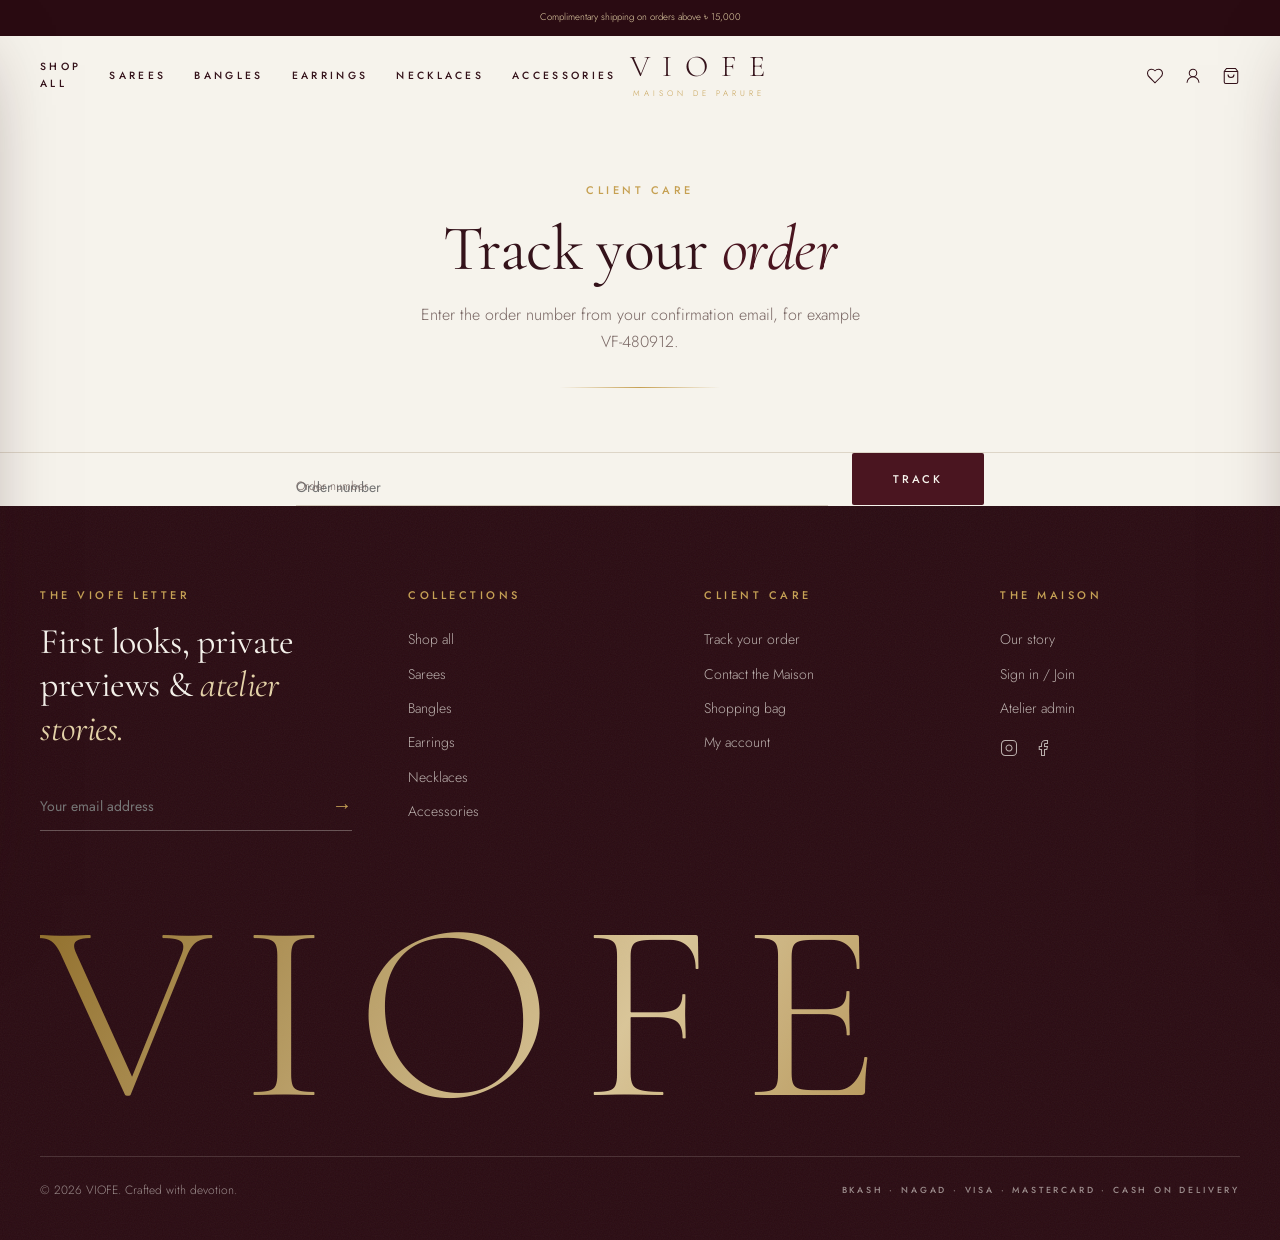
<file: track-order.html>
<!DOCTYPE html>
<html lang="en">
<head>
  <meta charset="UTF-8" />
  <meta name="viewport" content="width=device-width, initial-scale=1.0" />
  <title>Track Your Order — VIOFE</title>
  <meta name="description" content="Follow your VIOFE order from the atelier to your door." />
    <link rel="icon" type="image/png" href="favicon.png?v=3" />
  <link rel="icon" href="favicon.ico?v=3" type="image/x-icon" />
  <link rel="apple-touch-icon" href="favicon.png?v=3" />
  <link rel="stylesheet" href="css/style.css" />
</head>
<body>

  <!-- Announcement Bar -->
  <div class="announcement-bar">
    <div class="announcement-item active">Complimentary shipping on orders above ৳ 15,000</div>
    <div class="announcement-item">Every piece arrives in a hand-finished keepsake box</div>
    <div class="announcement-item">The Heirloom Edit — Autumn / Winter 2026 is here</div>
  </div>

  <!-- Header -->
  <header class="site-header">
    <div class="max-w-7xl px-5 site-header-inner">
      <div style="display: flex; align-items: center; gap: 1.75rem;">
        <button class="btn-mobile-menu" aria-label="Open menu">
          <svg viewBox="0 0 24 24" width="22" height="22" stroke="currentColor" stroke-width="1.4" fill="none"><path d="M4 6h16M4 12h16M4 18h16"/></svg>
        </button>
        <nav class="nav-links">
          <a href="shop.html" class="eyebrow link-underline" style="font-size: 0.65rem;">Shop all</a>
          <a href="shop.html?category=sarees" class="eyebrow link-underline" style="font-size: 0.65rem;">Sarees</a>
          <a href="shop.html?category=bangles" class="eyebrow link-underline" style="font-size: 0.65rem;">Bangles</a>
          <a href="shop.html?category=earrings" class="eyebrow link-underline" style="font-size: 0.65rem;">Earrings</a>
          <a href="shop.html?category=necklaces" class="eyebrow link-underline" style="font-size: 0.65rem;">Necklaces</a>
          <a href="shop.html?category=accessories" class="eyebrow link-underline" style="font-size: 0.65rem;">Accessories</a>
        </nav>
      </div>

      <a href="index.html" class="logo" aria-label="VIOFE home">
        <span class="logo-title">VIOFE</span>
        <span class="logo-subtitle">Maison de Parure</span>
      </a>

      <div class="header-actions">
        <a href="about.html" class="eyebrow link-underline" style="font-size: 0.65rem; display: none;" id="hdr-maison">Maison</a>
        <a href="contact.html" class="eyebrow link-underline" style="font-size: 0.65rem; display: none;" id="hdr-contact">Contact</a>
        <a href="account.html" aria-label="Wishlist" style="position: relative;">
          <svg viewBox="0 0 24 24" width="18" height="18" stroke="currentColor" stroke-width="1.4" fill="none"><path d="M19 14c1.49-1.46 3-3.21 3-5.5A5.5 5.5 0 0 0 16.5 3c-1.76 0-3 .5-4.5 2-1.5-1.5-2.74-2-4.5-2A5.5 5.5 0 0 0 2 8.5c0 2.3 1.5 4.05 3 5.5l7 7Z"/></svg>
          <span class="wishlist-dot" style="display: none;"></span>
        </a>
        <a href="account.html" aria-label="Account">
          <svg viewBox="0 0 24 24" width="18" height="18" stroke="currentColor" stroke-width="1.4" fill="none"><circle cx="12" cy="8" r="5"/><path d="M20 21a8 8 0 0 0-16 0"/></svg>
        </a>
        <button type="button" class="open-cart-btn" aria-label="Shopping Bag" style="position: relative;">
          <svg viewBox="0 0 24 24" width="18" height="18" stroke="currentColor" stroke-width="1.4" fill="none"><path d="M6 2 3 6v14a2 2 0 0 0 2 2h14a2 2 0 0 0 2-2V6l-3-4Z"/><path d="M3 6h18"/><path d="M16 10a4 4 0 0 1-8 0"/></svg>
          <span class="cart-count-badge badge-count" style="transform: scale(0);">0</span>
        </button>
      </div>
    </div>
  </header>

  <!-- Mobile Drawer -->
  <div class="drawer-backdrop" id="mobile-menu-backdrop"></div>
  <aside class="drawer drawer-left" id="mobile-menu-drawer">
    <div class="drawer-header">
      <span class="drawer-title" style="letter-spacing: 0.35em;">VIOFE</span>
      <button class="drawer-close mobile-menu-close" aria-label="Close menu">✕</button>
    </div>
    <div class="drawer-body" style="padding: 0;">
      <nav style="display: flex; flex-direction: column;">
        <a href="shop.html" class="mobile-menu-close" style="border-bottom: 1px solid var(--border); padding: 1.25rem 1.5rem; font-family: var(--font-display); font-size: 1.85rem;">Shop all</a>
        <a href="shop.html?category=sarees" class="mobile-menu-close" style="display: flex; justify-content: space-between; align-items: baseline; border-bottom: 1px solid var(--border); padding: 1.25rem 1.5rem; font-family: var(--font-display); font-size: 1.85rem;">
          <span>Sarees</span> <span class="eyebrow text-gold" style="font-size: 0.6rem;">01</span>
        </a>
        <a href="shop.html?category=bangles" class="mobile-menu-close" style="display: flex; justify-content: space-between; align-items: baseline; border-bottom: 1px solid var(--border); padding: 1.25rem 1.5rem; font-family: var(--font-display); font-size: 1.85rem;">
          <span>Bangles</span> <span class="eyebrow text-gold" style="font-size: 0.6rem;">02</span>
        </a>
        <a href="shop.html?category=earrings" class="mobile-menu-close" style="display: flex; justify-content: space-between; align-items: baseline; border-bottom: 1px solid var(--border); padding: 1.25rem 1.5rem; font-family: var(--font-display); font-size: 1.85rem;">
          <span>Earrings</span> <span class="eyebrow text-gold" style="font-size: 0.6rem;">03</span>
        </a>
        <a href="shop.html?category=necklaces" class="mobile-menu-close" style="display: flex; justify-content: space-between; align-items: baseline; border-bottom: 1px solid var(--border); padding: 1.25rem 1.5rem; font-family: var(--font-display); font-size: 1.85rem;">
          <span>Necklaces</span> <span class="eyebrow text-gold" style="font-size: 0.6rem;">04</span>
        </a>
        <a href="shop.html?category=accessories" class="mobile-menu-close" style="display: flex; justify-content: space-between; align-items: baseline; border-bottom: 1px solid var(--border); padding: 1.25rem 1.5rem; font-family: var(--font-display); font-size: 1.85rem;">
          <span>Accessories</span> <span class="eyebrow text-gold" style="font-size: 0.6rem;">05</span>
        </a>
      </nav>
      <div style="margin-top: 2rem; display: grid; grid-template-columns: 1fr 1fr; gap: 1rem; border-top: 1px solid var(--border); padding: 1.5rem; font-size: 0.875rem;">
        <a href="about.html" class="mobile-menu-close" style="color: var(--muted-foreground);">Our Maison</a>
        <a href="contact.html" class="mobile-menu-close" style="color: var(--muted-foreground);">Contact</a>
        <a href="track-order.html" class="mobile-menu-close" style="color: var(--muted-foreground);">Track order</a>
        <a href="account.html" class="mobile-menu-close" style="color: var(--muted-foreground);">Account</a>
        <a href="login.html" class="mobile-menu-close" style="color: var(--muted-foreground);">Sign in</a>
        <a href="admin.html" class="mobile-menu-close" style="color: var(--muted-foreground);">Admin</a>
      </div>
    </div>
  </aside>

  <!-- Cart Drawer -->
  <div class="drawer-backdrop" id="cart-drawer-backdrop"></div>
  <aside class="drawer drawer-right" id="cart-drawer">
    <div class="drawer-header" style="flex-direction: column; align-items: flex-start; gap: 0.35rem;">
      <div style="display: flex; justify-content: space-between; align-items: center; width: 100%;">
        <span class="drawer-title">Your Bag</span>
        <button class="drawer-close close-cart-btn" aria-label="Close bag">✕</button>
      </div>
      <p id="cart-shipping-desc" style="font-size: 0.75rem; color: var(--muted-foreground);">Nothing here yet.</p>
      <div class="shipping-progress" style="width: 100%;">
        <div class="shipping-progress-bar" id="cart-shipping-bar" style="width: 0%;"></div>
      </div>
    </div>
    <div class="drawer-body" id="cart-drawer-content"></div>
    <div class="drawer-footer" id="cart-drawer-footer" style="display: none;">
      <div style="display: flex; justify-content: space-between; align-items: center; margin-bottom: 1.25rem;">
        <span class="eyebrow" style="color: var(--muted-foreground);">Subtotal</span>
        <span style="font-family: var(--font-display); font-size: 1.75rem; color: var(--primary);" id="cart-drawer-subtotal">৳ 0</span>
      </div>
      <div style="display: grid; grid-template-columns: 1fr 1fr; gap: 0.75rem;">
        <a href="cart.html" class="btn btn-outline-luxe btn-lg" onclick="window.closeCartDrawer()">View bag</a>
        <a href="checkout.html" class="btn btn-luxe btn-lg" onclick="window.closeCartDrawer()">Checkout</a>
      </div>
    </div>
  </aside>

  <main>
    <header class="page-header" style="text-align: center; padding: 4rem 1.25rem; border-bottom: 1px solid var(--border);">
      <p class="eyebrow text-gold animate-fade-up">Client care</p>
      <h1 class="animate-fade-up" style="font-size: clamp(2.5rem, 5vw, 4.5rem); margin-top: 1rem;">
        Track your <em class="text-primary">order</em>
      </h1>
      <p class="animate-fade-up text-muted-foreground" style="margin-top: 1.25rem; max-width: 28rem; margin-inline: auto;">
        Enter the order number from your confirmation email, for example VF-480912.
      </p>
      <div class="gold-rule animate-fade-up" style="width: 10rem; margin: 2rem auto 0;"></div>
    </header>

    <section class="max-w-3xl px-5 py-14">
      <form id="track-form" style="display: flex; flex-direction: column; gap: 1.5rem;" class="md:flex-row md:items-end">
        <div class="field-group" style="flex: 1;">
          <input type="text" id="track-input" class="field-input" placeholder="Order number" maxlength="20" required />
          <label class="field-label" for="track-input">Order number</label>
        </div>
        <button type="submit" class="btn btn-luxe btn-lg">Track</button>
      </form>

      <div id="track-results-container" style="display: none; margin-top: 4rem;">
        <!-- Populated by JS -->
      </div>
    </section>
  </main>

  <!-- Footer -->
  <footer class="site-footer grain">
    <div class="max-w-7xl px-5">
      <div class="footer-grid">
        <div>
          <p class="eyebrow text-gold">The VIOFE Letter</p>
          <h3 style="font-size: 2.25rem; margin-top: 1rem; line-height: 1.2;">
            First looks, private previews &amp; <em class="text-gold-soft">atelier stories.</em>
          </h3>
          <form id="footer-newsletter-form" style="margin-top: 2rem; display: flex; align-items: center; border-bottom: 1px solid rgba(246, 243, 236, 0.3); max-width: 24rem;">
            <input type="email" placeholder="Your email address" aria-label="Email address" required style="height: 3rem; flex: 1; background: transparent; border: none; font-size: 0.875rem; color: white; outline: none;" />
            <button type="submit" aria-label="Subscribe" style="background: none; border: none; color: var(--gold); cursor: pointer; font-size: 1.25rem;">→</button>
          </form>
        </div>

        <div>
          <p class="eyebrow text-gold">Collections</p>
          <ul style="list-style: none; margin-top: 1.5rem; display: flex; flex-direction: column; gap: 0.75rem; font-size: 0.875rem;">
            <li><a href="shop.html" class="link-underline" style="color: rgba(246, 243, 236, 0.7);">Shop all</a></li>
            <li><a href="shop.html?category=sarees" class="link-underline" style="color: rgba(246, 243, 236, 0.7);">Sarees</a></li>
            <li><a href="shop.html?category=bangles" class="link-underline" style="color: rgba(246, 243, 236, 0.7);">Bangles</a></li>
            <li><a href="shop.html?category=earrings" class="link-underline" style="color: rgba(246, 243, 236, 0.7);">Earrings</a></li>
            <li><a href="shop.html?category=necklaces" class="link-underline" style="color: rgba(246, 243, 236, 0.7);">Necklaces</a></li>
            <li><a href="shop.html?category=accessories" class="link-underline" style="color: rgba(246, 243, 236, 0.7);">Accessories</a></li>
          </ul>
        </div>

        <div>
          <p class="eyebrow text-gold">Client care</p>
          <ul style="list-style: none; margin-top: 1.5rem; display: flex; flex-direction: column; gap: 0.75rem; font-size: 0.875rem;">
            <li><a href="track-order.html" class="link-underline" style="color: rgba(246, 243, 236, 0.7);">Track your order</a></li>
            <li><a href="contact.html" class="link-underline" style="color: rgba(246, 243, 236, 0.7);">Contact the Maison</a></li>
            <li><a href="cart.html" class="link-underline" style="color: rgba(246, 243, 236, 0.7);">Shopping bag</a></li>
            <li><a href="account.html" class="link-underline" style="color: rgba(246, 243, 236, 0.7);">My account</a></li>
          </ul>
        </div>

        <div>
          <p class="eyebrow text-gold">The Maison</p>
          <ul style="list-style: none; margin-top: 1.5rem; display: flex; flex-direction: column; gap: 0.75rem; font-size: 0.875rem;">
            <li><a href="about.html" class="link-underline" style="color: rgba(246, 243, 236, 0.7);">Our story</a></li>
            <li><a href="login.html" class="link-underline" style="color: rgba(246, 243, 236, 0.7);">Sign in / Join</a></li>
            <li><a href="admin.html" class="link-underline" style="color: rgba(246, 243, 236, 0.7);">Atelier admin</a></li>
            <li style="display: flex; gap: 1rem; padding-top: 0.5rem;">
              <a href="https://instagram.com" target="_blank" rel="noreferrer" aria-label="Instagram" style="color: rgba(246, 243, 236, 0.7);">
                <svg viewBox="0 0 24 24" width="18" height="18" stroke="currentColor" stroke-width="1.4" fill="none"><rect width="20" height="20" x="2" y="2" rx="5" ry="5"/><path d="M16 11.37A4 4 0 1 1 12.63 8 4 4 0 0 1 16 11.37z"/><line x1="17.5" x2="17.51" y1="6.5" y2="6.5"/></svg>
              </a>
              <a href="https://facebook.com" target="_blank" rel="noreferrer" aria-label="Facebook" style="color: rgba(246, 243, 236, 0.7);">
                <svg viewBox="0 0 24 24" width="18" height="18" stroke="currentColor" stroke-width="1.4" fill="none"><path d="M18 2h-3a5 5 0 0 0-5 5v3H7v4h3v8h4v-8h3l1-4h-4V7a1 1 0 0 1 1-1h3z"/></svg>
              </a>
            </li>
          </ul>
        </div>
      </div>

      <p aria-hidden="true" class="footer-giant-title text-gold-gradient">
        VIOFE
      </p>

      <div style="margin-top: 2.5rem; display: flex; flex-direction: column; justify-content: space-between; align-items: center; gap: 1rem; border-top: 1px solid rgba(246, 243, 236, 0.15); padding-top: 1.5rem; font-size: 0.75rem; color: rgba(246, 243, 236, 0.55);" class="md:flex-row">
        <p>© 2026 VIOFE. Crafted with devotion.</p>
        <p class="eyebrow" style="font-size: 0.55rem;">bKash · Nagad · Visa · Mastercard · Cash on delivery</p>
      </div>
    </div>
  </footer>

  <script src="js/viofe.js"></script>
  <script>
    (function () {
      const V = window.VIOFE;
      if (!V) return;

      const urlParams = new URLSearchParams(window.location.search);
      const initialId = urlParams.get("id") || "";

      const input = document.getElementById("track-input");
      const statusContainer = document.getElementById("track-result-container");

      if (initialId && input) {
        input.value = initialId;
        searchOrder(initialId);
      }

      const form = document.getElementById("track-form");
      if (form) {
        form.onsubmit = function (e) {
          e.preventDefault();
          const val = input.value.trim().toUpperCase();
          if (!val) return;
          searchOrder(val);
        };
      }

      function searchOrder(orderId) {
        const userOrders = V.getOrders();
        const adminOrders = V.getAdminOrders();
        let order = userOrders.find((o) => o.id.toUpperCase() === orderId);
        if (!order) order = adminOrders.find((o) => o.id.toUpperCase() === orderId);

        if (!order) {
          statusContainer.innerHTML = `
            <div class="reveal" style="padding: 4rem 1rem; text-align: center; border: 1px dashed var(--border); margin-top: 3rem;">
              <p style="font-family: var(--font-display); font-size: 2rem; font-style: italic; color: var(--muted-foreground);">
                No order found with code &ldquo;${orderId}&rdquo;
              </p>
              <p style="font-size: 0.85rem; color: var(--muted-foreground); margin-top: 0.75rem;">
                Please verify your receipt or confirmation email. Try sample orders like <strong>VF-2026-8841</strong>.
              </p>
            </div>
          `;
          return;
        }

        const steps = V.ORDER_STEPS;
        const currentStepIndex = steps.indexOf(order.status) !== -1 ? steps.indexOf(order.status) : 0;

        statusContainer.innerHTML = `
          <div class="reveal bg-ivory shadow-soft" style="margin-top: 3rem; padding: 2.5rem; border: 1px solid var(--border);">
            <div style="display: flex; justify-content: space-between; align-items: flex-start; flex-wrap: wrap; gap: 1rem; border-bottom: 1px solid var(--border); padding-bottom: 1.5rem;">
              <div>
                <p class="eyebrow text-gold">Order ${order.id}</p>
                <h2 style="font-size: 2rem; margin-top: 0.25rem;">${order.name}</h2>
                <p style="font-size: 0.8rem; color: var(--muted-foreground); margin-top: 0.25rem;">Placed on ${order.date}</p>
              </div>
              <span class="badge badge-gold eyebrow" style="font-size: 0.65rem; padding: 0.35rem 0.75rem;">
                ${order.status}
              </span>
            </div>

            <!-- Steps timeline -->
            <div style="margin-top: 2.5rem; display: grid; grid-template-columns: repeat(${steps.length}, 1fr); gap: 0.75rem; position: relative;">
              ${steps.map((st, i) => {
                const isPassed = i <= currentStepIndex;
                const isCurrent = i === currentStepIndex;
                return `
                  <div style="display: flex; flex-direction: column; align-items: center; text-align: center;">
                    <div style="height: 2rem; width: 2rem; border-radius: 9999px; display: grid; place-items: center; font-size: 0.8rem; border: 1px solid ${isPassed ? "var(--primary)" : "var(--border)"}; background: ${isPassed ? "var(--primary)" : "var(--background)"}; color: ${isPassed ? "var(--primary-foreground)" : "var(--muted-foreground)"};">
                      ${isPassed ? "✓" : i + 1}
                    </div>
                    <p class="eyebrow" style="font-size: 0.55rem; margin-top: 0.75rem; color: ${isCurrent ? "var(--primary)" : isPassed ? "var(--foreground)" : "var(--muted-foreground)"}; font-weight: ${isCurrent ? "600" : "400"};">
                      ${st}
                    </p>
                  </div>
                `;
              }).join("")}
            </div>

            <!-- Items -->
            <div style="margin-top: 3rem; border-top: 1px solid var(--border); padding-top: 2rem;">
              <h3 class="eyebrow text-gold" style="font-size: 0.65rem; margin-bottom: 1.25rem;">Items in this heirloom package</h3>
              <ul style="list-style: none; display: flex; flex-direction: column; gap: 1rem;">
                ${order.lines.map((l) => `
                  <li style="display: flex; gap: 1.25rem; align-items: center;">
                    <img src="${l.image}" alt="" style="width: 4rem; height: 5rem; object-fit: cover;" />
                    <div style="flex: 1;">
                      <a href="product.html?slug=${l.slug}" style="font-family: var(--font-display); font-size: 1.25rem;">${l.name}</a>
                      <p style="font-size: 0.75rem; color: var(--muted-foreground); margin-top: 0.25rem;">Qty ${l.qty} &middot; ${l.option}</p>
                    </div>
                    <span style="font-family: var(--font-display); font-size: 1.25rem; color: var(--primary);">
                      ${V.formatPrice(l.price * l.qty)}
                    </span>
                  </li>
                `).join("")}
              </ul>
            </div>

            <!-- Totals & Destination -->
            <div style="margin-top: 2.5rem; border-top: 1px solid var(--border); padding-top: 1.5rem; display: flex; justify-content: space-between; flex-wrap: wrap; gap: 1.5rem; font-size: 0.85rem;">
              <div>
                <p class="eyebrow text-muted-foreground" style="font-size: 0.6rem;">Destination</p>
                <p style="margin-top: 0.25rem; line-height: 1.5;">${order.address}<br />${order.city} &middot; ${order.postalCode}</p>
              </div>
              <div style="text-align: right;">
                <p class="eyebrow text-muted-foreground" style="font-size: 0.6rem;">Total Paid</p>
                <p style="font-family: var(--font-display); font-size: 1.85rem; color: var(--primary); margin-top: 0.25rem;">
                  ${V.formatPrice(order.totals ? order.totals.total : 0)}
                </p>
              </div>
            </div>
          </div>
        `;
      }
    })();
  </script>
</body>
</html>
</file>
<file: css/style.css>
/* ==========================================================================
   VIOFE Design System — Deep Maroon, Warm Cream & Metallic Gold
   ========================================================================== */

@import url('https://fonts.googleapis.com/css2?family=Cormorant+Garamond:ital,wght@0,300;0,400;0,500;0,600;1,300;1,400;1,500&family=Jost:wght@300;400;500;600&display=swap');

:root {
  --radius: 2px;
  --cream: #F6F3EC;
  --ivory: #FAF8F5;
  --background: #F6F3EC;
  --foreground: #34121A;
  --card: #FAF8F5;
  --card-foreground: #34121A;
  --popover: #FAF8F5;
  --popover-foreground: #34121A;

  --primary: #4A1520;
  --primary-deep: #2A0B12;
  --primary-foreground: #F6F3EC;

  --secondary: #EAE4D8;
  --secondary-foreground: #4A1520;
  --muted: #ECE7DC;
  --muted-foreground: #786663;
  --accent: #E8D9C2;
  --accent-foreground: #34121A;

  --gold: #C6A052;
  --gold-soft: #E5D3A8;
  --gold-foreground: #2A0B12;

  --success: #2E7D32;
  --destructive: #B71C1C;
  --destructive-foreground: #FAF8F5;
  --border: #DDD5C7;
  --input: #D5CCBE;
  --ring: #C6A052;

  --sidebar: #2A0B12;
  --sidebar-foreground: #ECE7DC;
  --sidebar-primary: #C6A052;
  --sidebar-primary-foreground: #2A0B12;
  --sidebar-accent: #3D141D;
  --sidebar-accent-foreground: #F6F3EC;
  --sidebar-border: rgba(255, 255, 255, 0.1);

  --gradient-gold: linear-gradient(120deg, #9D7B30 0%, #ECD9A7 35%, #B48E42 60%, #FAECC7 85%, #9D7B30 100%);
  --gradient-maroon: linear-gradient(160deg, #531A26 0%, #26080E 100%);
  --gradient-veil: linear-gradient(180deg, rgba(38, 8, 14, 0) 30%, rgba(38, 8, 14, 0.82) 100%);
  --shadow-soft: 0 24px 60px -30px rgba(42, 11, 18, 0.35);
  --shadow-lift: 0 30px 80px -35px rgba(42, 11, 18, 0.55);
  --ease-luxe: cubic-bezier(0.22, 1, 0.36, 1);

  --font-display: "Cormorant Garamond", Georgia, serif;
  --font-sans: "Jost", -apple-system, BlinkMacSystemFont, "Segoe UI", Roboto, sans-serif;
}

/* Base Reset & Typography */
*, *::before, *::after {
  box-sizing: border-box;
  margin: 0;
  padding: 0;
  border-color: var(--border);
}

html {
  scroll-behavior: smooth;
  font-size: 16px;
}

body {
  background-color: var(--background);
  color: var(--foreground);
  font-family: var(--font-sans);
  font-weight: 300;
  line-height: 1.6;
  -webkit-font-smoothing: antialiased;
  text-rendering: optimizeLegibility;
  min-height: 100vh;
  display: flex;
  flex-direction: column;
}

main {
  flex: 1;
}

h1, h2, h3, h4, h5, h6, .font-display {
  font-family: var(--font-display);
  font-weight: 400;
  letter-spacing: -0.01em;
  line-height: 1.05;
}

p {
  line-height: 1.65;
}

a {
  color: inherit;
  text-decoration: none;
  transition: color 0.3s var(--ease-luxe);
}

img {
  max-width: 100%;
  height: auto;
  display: block;
}

button, input, select, textarea {
  font-family: inherit;
  font-size: inherit;
}

::selection {
  background: var(--gold-soft);
  color: var(--primary-deep);
}

/* Container & Layout */
.max-w-7xl {
  max-width: 80rem;
  margin-left: auto;
  margin-right: auto;
}

.max-w-6xl { max-width: 72rem; margin-left: auto; margin-right: auto; }
.max-w-5xl { max-width: 64rem; margin-left: auto; margin-right: auto; }
.max-w-4xl { max-width: 56rem; margin-left: auto; margin-right: auto; }
.max-w-3xl { max-width: 48rem; margin-left: auto; margin-right: auto; }
.max-w-2xl { max-width: 42rem; margin-left: auto; margin-right: auto; }
.max-w-xl  { max-width: 36rem; margin-left: auto; margin-right: auto; }
.max-w-md  { max-width: 28rem; }
.max-w-sm  { max-width: 24rem; }

.px-5 { padding-left: 1.25rem; padding-right: 1.25rem; }
.py-12 { padding-top: 3rem; padding-bottom: 3rem; }
.py-16 { padding-top: 4rem; padding-bottom: 4rem; }
.py-20 { padding-top: 5rem; padding-bottom: 5rem; }
.py-24 { padding-top: 6rem; padding-bottom: 6rem; }
.py-32 { padding-top: 8rem; padding-bottom: 8rem; }

@media (min-width: 768px) {
  .px-5 { padding-left: 2.5rem; padding-right: 2.5rem; }
}

/* Utilities */
.eyebrow {
  font-family: var(--font-sans);
  font-size: 0.6875rem;
  font-weight: 500;
  letter-spacing: 0.32em;
  text-transform: uppercase;
}

.text-gold { color: var(--gold); }
.text-gold-soft { color: var(--gold-soft); }
.text-primary { color: var(--primary); }
.text-muted { color: var(--muted-foreground); }
.text-muted-foreground { color: var(--muted-foreground); }
.text-success { color: var(--success); }
.text-destructive { color: var(--destructive); }
.bg-ivory { background-color: var(--ivory); }
.bg-cream { background-color: var(--cream); }
.bg-primary { background-color: var(--primary); color: var(--primary-foreground); }
.bg-primary-deep { background-color: var(--primary-deep); color: var(--primary-foreground); }

.text-gold-gradient {
  background-image: var(--gradient-gold);
  background-size: 200% auto;
  -webkit-background-clip: text;
  background-clip: text;
  color: transparent;
  display: inline-block;
  animation: shimmer 8s linear infinite;
}

.bg-gold-gradient {
  background-image: var(--gradient-gold);
  background-size: 200% auto;
}

.bg-maroon-gradient {
  background-image: var(--gradient-maroon);
}

.bg-veil {
  background-image: var(--gradient-veil);
}

.shadow-soft {
  box-shadow: var(--shadow-soft);
}

.shadow-lift {
  box-shadow: var(--shadow-lift);
}

.ease-luxe {
  transition-timing-function: var(--ease-luxe);
}

.link-underline {
  position: relative;
  display: inline-block;
}
.link-underline::after {
  content: "";
  position: absolute;
  left: 0;
  bottom: -3px;
  height: 1px;
  width: 100%;
  background: currentColor;
  transform: scaleX(0);
  transform-origin: right;
  transition: transform 0.6s var(--ease-luxe);
}
.link-underline:hover::after,
.link-underline.active::after {
  transform: scaleX(1);
  transform-origin: left;
}

.gold-rule {
  height: 1px;
  background: linear-gradient(90deg, transparent, var(--gold), transparent);
}

.grain {
  position: relative;
}
.grain::before {
  content: "";
  position: absolute;
  inset: 0;
  pointer-events: none;
  opacity: 0.06;
  background-image: url("data:image/svg+xml;utf8,<svg xmlns='http://www.w3.org/2000/svg' width='160' height='160'><filter id='n'><feTurbulence type='fractalNoise' baseFrequency='0.85' numOctaves='3'/></filter><rect width='100%' height='100%' filter='url(%23n)'/></svg>");
}

/* Animations */
@keyframes fade-up {
  from { opacity: 0; transform: translateY(32px); }
  to { opacity: 1; transform: translateY(0); }
}
@keyframes fade-in {
  from { opacity: 0; }
  to { opacity: 1; }
}
@keyframes ken-burns {
  from { transform: scale(1.12); }
  to { transform: scale(1); }
}
@keyframes marquee {
  from { transform: translateX(0); }
  to { transform: translateX(-50%); }
}
@keyframes line-grow {
  from { transform: scaleX(0); }
  to { transform: scaleX(1); }
}
@keyframes shimmer {
  to { background-position: 200% center; }
}

.animate-fade-up {
  animation: fade-up 0.9s var(--ease-luxe) both;
}
.animate-ken-burns {
  animation: ken-burns 18s ease-out both;
}
.animate-marquee {
  animation: marquee 38s linear infinite;
}

.reveal {
  opacity: 0;
  transform: translateY(28px);
  transition: opacity 1s var(--ease-luxe), transform 1.1s var(--ease-luxe);
}
.reveal[data-visible="true"] {
  opacity: 1;
  transform: none;
}

/* Buttons */
.btn {
  display: inline-flex;
  align-items: center;
  justify-content: center;
  gap: 0.5rem;
  white-space: nowrap;
  border-radius: var(--radius);
  font-weight: 500;
  cursor: pointer;
  transition: all 0.5s var(--ease-luxe);
  border: 1px solid transparent;
  text-decoration: none;
  font-family: var(--font-sans);
}
.btn svg {
  width: 1rem;
  height: 1rem;
  flex-shrink: 0;
}

.btn-luxe {
  background-color: var(--primary);
  color: var(--primary-foreground);
  text-transform: uppercase;
  letter-spacing: 0.25em;
  font-size: 0.7rem;
}
.btn-luxe:hover {
  background-color: var(--primary-deep);
  letter-spacing: 0.3em;
}

.btn-gold {
  background-image: var(--gradient-gold);
  background-size: 200% auto;
  color: var(--gold-foreground);
  text-transform: uppercase;
  letter-spacing: 0.25em;
  font-size: 0.7rem;
  box-shadow: var(--shadow-soft);
}
.btn-gold:hover {
  background-position: 100% center;
}

.btn-outline-luxe {
  border-color: var(--primary);
  color: var(--primary);
  background: transparent;
  text-transform: uppercase;
  letter-spacing: 0.25em;
  font-size: 0.7rem;
}
.btn-outline-luxe:hover {
  background-color: var(--primary);
  color: var(--primary-foreground);
}

.btn-outline-cream {
  border-color: rgba(246, 243, 236, 0.6);
  color: var(--primary-foreground);
  background: transparent;
  text-transform: uppercase;
  letter-spacing: 0.25em;
  font-size: 0.7rem;
}
.btn-outline-cream:hover {
  background-color: var(--primary-foreground);
  color: var(--primary);
}

.btn-sm { height: 2rem; padding: 0 0.75rem; font-size: 0.75rem; }
.btn-default { height: 2.5rem; padding: 0 1.25rem; font-size: 0.875rem; }
.btn-lg { height: 3.25rem; padding: 0 2.5rem; }
.btn-xl { height: 3.5rem; padding: 0 3rem; }
.btn-icon { width: 2.5rem; height: 2.5rem; padding: 0; border-radius: 9999px; }

/* Top Announcement Bar */
.announcement-bar {
  position: relative;
  height: 2.25rem;
  background-color: var(--primary-deep);
  color: var(--primary-foreground);
  overflow: hidden;
}
.announcement-item {
  position: absolute;
  inset: 0;
  display: flex;
  align-items: center;
  justify-content: center;
  font-size: 0.6rem;
  color: var(--gold-soft);
  text-align: center;
  padding: 0 1rem;
  transition: all 0.7s var(--ease-luxe);
  opacity: 0;
  transform: translateY(12px);
  pointer-events: none;
}
.announcement-item.active {
  opacity: 1;
  transform: translateY(0);
  pointer-events: auto;
}

/* Site Header */
.site-header {
  position: sticky;
  top: 0;
  z-index: 40;
  background-color: var(--background);
  border-bottom: 1px solid transparent;
  transition: all 0.5s var(--ease-luxe);
}
.site-header.scrolled {
  border-bottom-color: var(--border);
  background-color: rgba(246, 243, 236, 0.92);
  backdrop-filter: blur(12px);
  -webkit-backdrop-filter: blur(12px);
}
.site-header-inner {
  height: 5rem;
  display: grid;
  grid-template-columns: 1fr auto 1fr;
  align-items: center;
  transition: height 0.5s var(--ease-luxe);
}
.site-header.scrolled .site-header-inner {
  height: 4rem;
}

.logo {
  display: inline-flex;
  flex-direction: column;
  align-items: center;
  text-decoration: none;
}
.logo-title {
  font-family: var(--font-display);
  font-size: 1.9rem;
  line-height: 1;
  letter-spacing: 0.42em;
  padding-left: 0.42em;
  color: var(--foreground);
  transition: letter-spacing 0.7s var(--ease-luxe);
}
.logo:hover .logo-title {
  letter-spacing: 0.5em;
}
.logo-subtitle {
  margin-top: 0.25rem;
  font-size: 0.5rem;
  text-transform: uppercase;
  letter-spacing: 0.5em;
  padding-left: 0.5em;
  color: var(--gold);
}

.nav-links {
  display: none;
  align-items: center;
  gap: 1.25rem;
}
@media (min-width: 1024px) {
  .nav-links { display: flex; }
}
@media (min-width: 1280px) {
  .nav-links { gap: 1.75rem; }
}

.header-actions {
  display: flex;
  align-items: center;
  justify-content: flex-end;
  gap: 1.25rem;
}
.header-actions a, .header-actions button {
  background: none;
  border: none;
  color: inherit;
  cursor: pointer;
  display: inline-flex;
  align-items: center;
  position: relative;
  transition: color 0.3s;
}
.header-actions a:hover, .header-actions button:hover {
  color: var(--gold);
}
.badge-count {
  position: absolute;
  top: -0.5rem;
  right: -0.5rem;
  background-color: var(--primary);
  color: var(--primary-foreground);
  font-size: 0.55rem;
  font-weight: 500;
  height: 1rem;
  min-width: 1rem;
  border-radius: 9999px;
  display: grid;
  place-items: center;
  padding: 0 0.25rem;
  transition: transform 0.4s var(--ease-luxe);
}
.wishlist-dot {
  position: absolute;
  top: -0.25rem;
  right: -0.25rem;
  width: 0.5rem;
  height: 0.5rem;
  background-color: var(--gold);
  border-radius: 9999px;
}

/* Mobile Menu Button */
.btn-mobile-menu {
  background: none;
  border: none;
  cursor: pointer;
  display: flex;
  align-items: center;
  color: inherit;
}
@media (min-width: 1024px) {
  .btn-mobile-menu { display: none; }
}

/* Offcanvas Drawers (Mobile Menu & Cart Drawer) */
.drawer-backdrop {
  position: fixed;
  inset: 0;
  background: rgba(42, 11, 18, 0.45);
  backdrop-filter: blur(4px);
  z-index: 100;
  opacity: 0;
  pointer-events: none;
  transition: opacity 0.5s var(--ease-luxe);
}
.drawer-backdrop.open {
  opacity: 1;
  pointer-events: auto;
}

.drawer {
  position: fixed;
  top: 0;
  bottom: 0;
  z-index: 101;
  background-color: var(--ivory);
  width: 100%;
  max-width: 26rem;
  display: flex;
  flex-direction: column;
  transition: transform 0.5s var(--ease-luxe);
  box-shadow: var(--shadow-lift);
}
.drawer-left {
  left: 0;
  transform: translateX(-100%);
}
.drawer-right {
  right: 0;
  transform: translateX(100%);
}
.drawer.open {
  transform: translateX(0);
}

.drawer-header {
  padding: 1.5rem;
  border-bottom: 1px solid var(--border);
  display: flex;
  align-items: center;
  justify-content: space-between;
}
.drawer-title {
  font-family: var(--font-display);
  font-size: 1.75rem;
}
.drawer-close {
  background: none;
  border: none;
  cursor: pointer;
  color: var(--muted-foreground);
  transition: color 0.3s;
}
.drawer-close:hover {
  color: var(--primary);
}

.drawer-body {
  flex: 1;
  overflow-y: auto;
  padding: 1.5rem;
}
.drawer-footer {
  padding: 1.5rem;
  border-top: 1px solid var(--border);
  background-color: var(--background);
}

/* Progress bar inside cart */
.shipping-progress {
  height: 2px;
  background-color: var(--border);
  margin-top: 0.75rem;
  position: relative;
  overflow: hidden;
}
.shipping-progress-bar {
  height: 100%;
  background-color: var(--gold);
  transition: width 0.6s var(--ease-luxe);
}

/* Quantity Stepper */
.qty-stepper {
  display: inline-flex;
  align-items: center;
  height: 2.5rem;
  border: 1px solid var(--input);
  background: transparent;
}
.qty-stepper button {
  width: 2.5rem;
  height: 100%;
  background: none;
  border: none;
  display: grid;
  place-items: center;
  cursor: pointer;
  color: var(--muted-foreground);
  transition: color 0.3s;
}
.qty-stepper button:hover {
  color: var(--primary);
}
.qty-stepper span {
  width: 2rem;
  text-align: center;
  font-size: 0.875rem;
  font-variant-numeric: tabular-nums;
}

/* Product Card */
.product-card {
  position: relative;
}
.product-card-img-wrap {
  position: relative;
  aspect-ratio: 4 / 5;
  overflow: hidden;
  background-color: var(--muted);
}
.product-card-img {
  position: absolute;
  inset: 0;
  width: 100%;
  height: 100%;
  object-fit: cover;
  transition: transform 1.4s var(--ease-luxe);
}
.product-card-img-alt {
  position: absolute;
  inset: 0;
  width: 100%;
  height: 100%;
  object-fit: cover;
  opacity: 0;
  transition: opacity 0.7s var(--ease-luxe), transform 1.4s var(--ease-luxe);
}
.product-card:hover .product-card-img {
  transform: scale(1.06);
}
.product-card:hover .product-card-img-alt {
  opacity: 1;
  transform: scale(1.06);
}

.product-badge {
  position: absolute;
  top: 0.75rem;
  left: 0.75rem;
  background: rgba(250, 248, 245, 0.9);
  padding: 0.35rem 0.65rem;
  font-size: 0.6rem;
  color: var(--primary);
  backdrop-filter: blur(4px);
  pointer-events: none;
}

.product-wishlist-btn {
  position: absolute;
  top: 0.75rem;
  right: 0.75rem;
  width: 2.25rem;
  height: 2.25rem;
  border-radius: 9999px;
  background: rgba(250, 248, 245, 0.85);
  border: none;
  display: grid;
  place-items: center;
  color: var(--primary);
  cursor: pointer;
  backdrop-filter: blur(4px);
  transition: all 0.4s;
}
.product-wishlist-btn:hover {
  background: var(--ivory);
}
.product-wishlist-btn.active svg {
  fill: var(--primary);
  transform: scale(1.1);
}

.product-add-btn {
  position: absolute;
  inset-inline: 0.75rem;
  bottom: 0.75rem;
  height: 2.75rem;
  background-color: var(--primary);
  color: var(--primary-foreground);
  border: none;
  display: flex;
  align-items: center;
  justify-content: center;
  gap: 0.5rem;
  font-size: 0.62rem;
  cursor: pointer;
  transition: all 0.5s var(--ease-luxe);
}
@media (min-width: 768px) {
  .product-add-btn {
    transform: translateY(12px);
    opacity: 0;
  }
  .product-card:hover .product-add-btn {
    transform: translateY(0);
    opacity: 1;
  }
}

.product-info {
  margin-top: 1rem;
  display: flex;
  align-items: flex-start;
  justify-content: space-between;
  gap: 1rem;
}
.product-title {
  font-family: var(--font-display);
  font-size: 1.25rem;
  line-height: 1.2;
  margin-top: 0.35rem;
  white-space: nowrap;
  overflow: hidden;
  text-overflow: ellipsis;
}
.product-price {
  font-weight: 500;
  color: var(--primary);
  font-size: 0.95rem;
}
.product-compare-at {
  font-size: 0.75rem;
  color: var(--muted-foreground);
  text-decoration: line-through;
}

/* Floating Input Field */
.field-group {
  position: relative;
  display: block;
}
.field-input {
  width: 100%;
  border: 0;
  border-bottom: 1px solid var(--input);
  background: transparent;
  padding: 1.5rem 0 0.5rem 0;
  font-size: 0.875rem;
  color: var(--foreground);
  outline: none;
  transition: border-color 0.4s var(--ease-luxe);
}
.field-input:focus {
  border-bottom-color: var(--gold);
}
.field-input.has-error {
  border-bottom-color: var(--destructive);
}
.field-label {
  position: absolute;
  left: 0;
  top: 0.25rem;
  font-size: 0.55rem;
  color: var(--muted-foreground);
  pointer-events: none;
  transition: all 0.3s var(--ease-luxe);
}
.field-input:placeholder-shown + .field-label {
  top: 1.5rem;
  font-size: 0.75rem;
}
.field-input:focus + .field-label {
  top: 0.25rem;
  font-size: 0.55rem;
  color: var(--gold);
}
.field-error {
  margin-top: 0.25rem;
  font-size: 0.75rem;
  color: var(--destructive);
}

/* Accordion */
.accordion-item {
  border-bottom: 1px solid var(--border);
}
.accordion-trigger {
  width: 100%;
  padding: 1rem 0;
  background: none;
  border: none;
  display: flex;
  align-items: center;
  justify-content: space-between;
  text-align: left;
  cursor: pointer;
  font-size: 0.7rem;
}
.accordion-trigger svg {
  transition: transform 0.4s var(--ease-luxe);
}
.accordion-item.open .accordion-trigger svg {
  transform: rotate(180deg);
}
.accordion-content {
  max-height: 0;
  overflow: hidden;
  transition: max-height 0.5s var(--ease-luxe);
}
.accordion-item.open .accordion-content {
  max-height: 25rem;
}
.accordion-body {
  padding-bottom: 1.25rem;
  font-size: 0.875rem;
  color: var(--muted-foreground);
}

/* Toast System */
.toast-container {
  position: fixed;
  bottom: 2rem;
  left: 50%;
  transform: translateX(-50%);
  z-index: 200;
  display: flex;
  flex-direction: column;
  gap: 0.5rem;
  pointer-events: none;
}
.toast-item {
  background-color: var(--primary-deep);
  color: var(--primary-foreground);
  padding: 0.85rem 1.5rem;
  border: 1px solid var(--gold);
  border-radius: var(--radius);
  box-shadow: var(--shadow-lift);
  opacity: 0;
  transform: translateY(20px);
  transition: all 0.4s var(--ease-luxe);
  pointer-events: auto;
  text-align: center;
  min-width: 18rem;
}
.toast-item.visible {
  opacity: 1;
  transform: translateY(0);
}
.toast-title {
  font-family: var(--font-display);
  font-size: 1.15rem;
  color: var(--gold-soft);
}
.toast-desc {
  font-size: 0.75rem;
  color: var(--primary-foreground);
  opacity: 0.85;
  margin-top: 0.2rem;
}

/* Footer */
.site-footer {
  background-color: var(--primary-deep);
  color: var(--primary-foreground);
  position: relative;
  overflow: hidden;
  padding-top: 5rem;
  padding-bottom: 2.5rem;
}
.footer-grid {
  display: grid;
  gap: 3.5rem;
}
@media (min-width: 1024px) {
  .footer-grid {
    grid-template-columns: 1.3fr 1fr 1fr 1fr;
  }
}
.footer-giant-title {
  pointer-events: none;
  user-select: none;
  text-align: center;
  font-family: var(--font-display);
  font-size: 20vw;
  line-height: 0.8;
  letter-spacing: 0.12em;
  margin-top: 5rem;
  opacity: 0.9;
}

/* Tables */
.table-wrap {
  overflow-x: auto;
  background: var(--card);
  border: 1px solid var(--border);
}
table {
  width: 100%;
  border-collapse: collapse;
  text-align: left;
  font-size: 0.875rem;
}
th, td {
  padding: 1rem 1.5rem;
  border-bottom: 1px solid var(--border);
}
th {
  font-size: 0.55rem;
  color: var(--muted-foreground);
  font-weight: 500;
}
tr:hover td {
  background-color: var(--ivory);
}

/* Switch Component */
.switch {
  position: relative;
  display: inline-block;
  width: 2.75rem;
  height: 1.5rem;
}
.switch input {
  opacity: 0;
  width: 0;
  height: 0;
}
.slider {
  position: absolute;
  cursor: pointer;
  inset: 0;
  background-color: var(--input);
  transition: 0.4s var(--ease-luxe);
  border-radius: 9999px;
}
.slider::before {
  position: absolute;
  content: "";
  height: 1.15rem;
  width: 1.15rem;
  left: 0.175rem;
  bottom: 0.175rem;
  background-color: white;
  transition: 0.4s var(--ease-luxe);
  border-radius: 50%;
}
.switch input:checked + .slider {
  background-color: var(--primary);
}
.switch input:checked + .slider::before {
  transform: translateX(1.25rem);
}

/* Responsive Grid & Page Layout Systems */
.grid { display: grid; }
.grid-cols-1 { grid-template-columns: repeat(1, minmax(0, 1fr)); }
.grid-cols-2 { grid-template-columns: repeat(2, minmax(0, 1fr)); }
.grid-cols-3 { grid-template-columns: repeat(3, minmax(0, 1fr)); }
.grid-cols-4 { grid-template-columns: repeat(4, minmax(0, 1fr)); }
.grid-cols-5 { grid-template-columns: repeat(5, minmax(0, 1fr)); }

.gap-2 { gap: 0.5rem; }
.gap-3 { gap: 0.75rem; }
.gap-4 { gap: 1rem; }
.gap-6 { gap: 1.5rem; }
.gap-8 { gap: 2rem; }
.gap-10 { gap: 2.5rem; }
.gap-12 { gap: 3rem; }
.gap-14 { gap: 3.5rem; }
.gap-16 { gap: 4rem; }

/* Dedicated Hero Grid */
.hero-grid {
  display: grid;
  gap: 2.5rem;
  padding-top: 2rem;
  padding-bottom: 4rem;
  align-items: center;
}
.hero-left {
  order: 2;
  position: relative;
  z-index: 10;
}
.hero-right {
  order: 1;
  position: relative;
}
.hero-image-wrap {
  position: relative;
  aspect-ratio: 4 / 5;
  width: 100%;
  overflow: hidden;
}

@media (min-width: 1024px) {
  .hero-grid {
    grid-template-columns: 5fr 7fr;
    min-height: min(calc(100vh - 7.25rem), 58rem);
    gap: 2rem;
    padding-bottom: 2.5rem;
  }
  .hero-left {
    order: 1;
    padding-right: 2rem;
  }
  .hero-right {
    order: 2;
  }
  .hero-image-wrap {
    max-height: calc(100vh - 10rem);
    width: 88%;
    margin-left: auto;
  }
}

/* Dedicated Collections Grid */
.categories-grid {
  display: grid;
  grid-template-columns: repeat(2, minmax(0, 1fr));
  gap: 1rem;
}
@media (max-width: 767px) {
  .categories-grid > *:last-child {
    grid-column: span 2;
  }
  .categories-grid > *:last-child a {
    aspect-ratio: 16 / 10 !important;
  }
}
@media (min-width: 768px) {
  .categories-grid {
    grid-template-columns: repeat(3, minmax(0, 1fr));
    gap: 1.5rem;
  }
}
@media (min-width: 1024px) {
  .categories-grid {
    grid-template-columns: repeat(5, minmax(0, 1fr));
    padding-bottom: 4rem;
  }
  .categories-grid > *:nth-child(2),
  .categories-grid > *:nth-child(4) {
    transform: translateY(3.5rem);
  }
}

/* Dedicated Product Grids */
.featured-grid, .arrivals-grid, .shop-grid {
  display: grid;
  grid-template-columns: repeat(2, minmax(0, 1fr));
  gap: 1rem;
}
@media (min-width: 768px) {
  .featured-grid, .arrivals-grid, .shop-grid {
    gap: 1.5rem;
  }
}
@media (min-width: 1024px) {
  .featured-grid, .arrivals-grid {
    grid-template-columns: repeat(4, minmax(0, 1fr));
  }
  .shop-grid {
    grid-template-columns: repeat(3, minmax(0, 1fr));
  }
}

/* Product Detail Page Layout */
.product-layout-grid {
  display: grid;
  gap: 2.5rem;
}
@media (min-width: 1024px) {
  .product-layout-grid {
    grid-template-columns: 7fr 5fr;
    gap: 3.5rem;
  }
}
.product-gallery-strip {
  display: grid;
  gap: 1rem;
}
@media (min-width: 768px) {
  .product-gallery-strip {
    grid-template-columns: 5rem 1fr;
  }
  .product-gallery-strip .thumb-strip {
    order: 1;
  }
  .product-gallery-strip .main-preview {
    order: 2;
  }
}

/* Cart & Checkout Layout */
.cart-layout-grid, .checkout-layout-grid {
  display: grid;
  gap: 3rem;
}
@media (min-width: 1024px) {
  .cart-layout-grid {
    grid-template-columns: 1fr 24rem;
  }
  .checkout-layout-grid {
    grid-template-columns: 1fr 26rem;
  }
}

/* Collections Header & Promises Grid */
.collections-header {
  margin-bottom: 3.5rem;
  display: flex;
  flex-direction: column;
  justify-content: space-between;
  gap: 1.5rem;
}
@media (min-width: 768px) {
  .collections-header {
    flex-direction: row;
    align-items: flex-end;
  }
}

.promises-grid {
  display: grid;
  grid-template-columns: repeat(2, minmax(0, 1fr));
  gap: 1.5rem;
}
@media (min-width: 768px) {
  .promises-grid {
    grid-template-columns: repeat(4, minmax(0, 1fr));
  }
}

.filter-bar-inner {
  display: flex;
  flex-direction: column;
  gap: 0.75rem;
  padding-top: 0.75rem;
  padding-bottom: 0.75rem;
}

/* Responsive Helper Aliases */
@media (min-width: 768px) {
  .md\:grid-cols-2, .md-grid-cols-2 { grid-template-columns: repeat(2, minmax(0, 1fr)); }
  .md\:grid-cols-3, .md-grid-cols-3 { grid-template-columns: repeat(3, minmax(0, 1fr)); }
  .md\:grid-cols-4, .md-grid-cols-4 { grid-template-columns: repeat(4, minmax(0, 1fr)); }
  .md\:flex-row { flex-direction: row !important; }
}
@media (min-width: 1024px) {
  .lg\:grid-cols-2, .lg-grid-cols-2 { grid-template-columns: repeat(2, minmax(0, 1fr)); }
  .lg\:grid-cols-3, .lg-grid-cols-3 { grid-template-columns: repeat(3, minmax(0, 1fr)); }
  .lg\:grid-cols-4, .lg-grid-cols-4 { grid-template-columns: repeat(4, minmax(0, 1fr)); }
  .lg\:grid-cols-5, .lg-grid-cols-5 { grid-template-columns: repeat(5, minmax(0, 1fr)); }
  .lg\:grid-cols-12, .lg-grid-cols-12 { grid-template-columns: repeat(12, minmax(0, 1fr)); }
  .lg\:block { display: block !important; }
  .lg\:hidden { display: none !important; }
}

/* Reduced motion preference */
@media (prefers-reduced-motion: reduce) {
  *, *::before, *::after {
    animation-duration: 0.01ms !important;
    transition-duration: 0.01ms !important;
  }
  .reveal {
    opacity: 1 !important;
    transform: none !important;
  }
}
</file>
